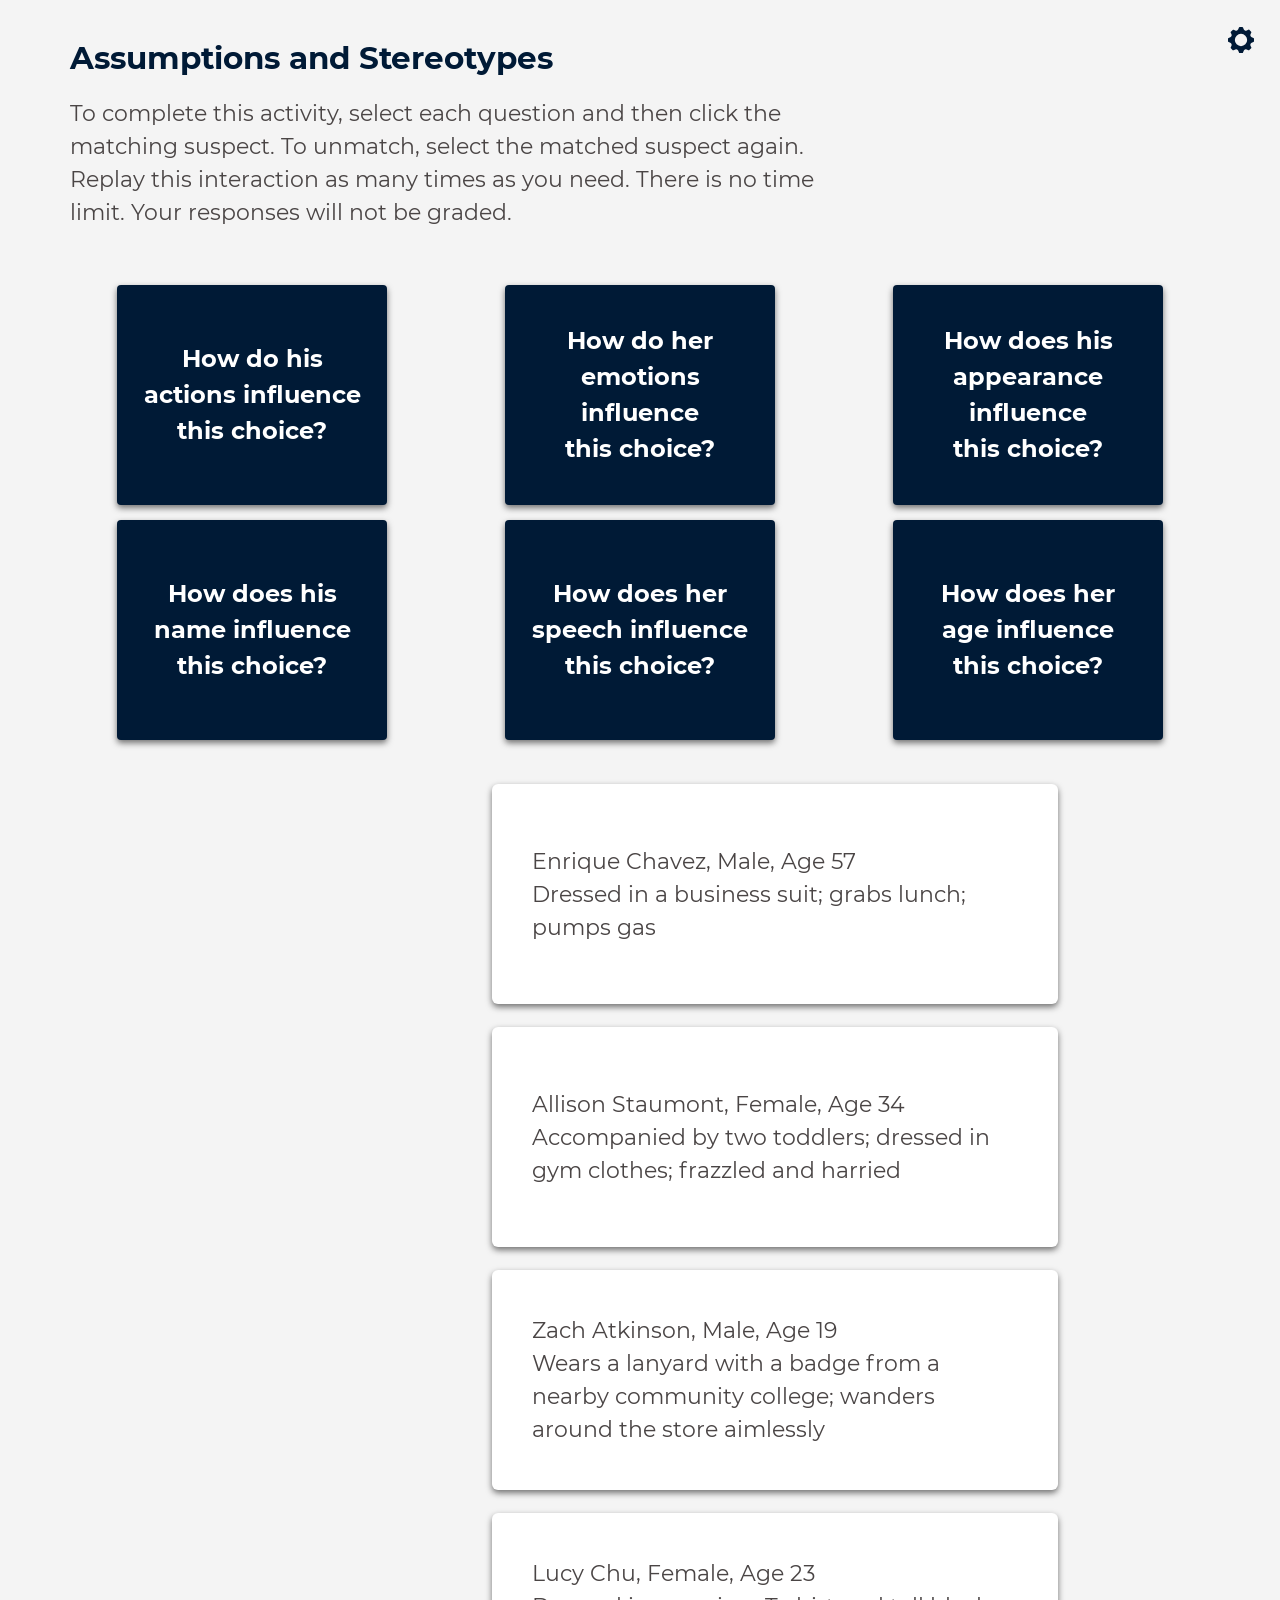
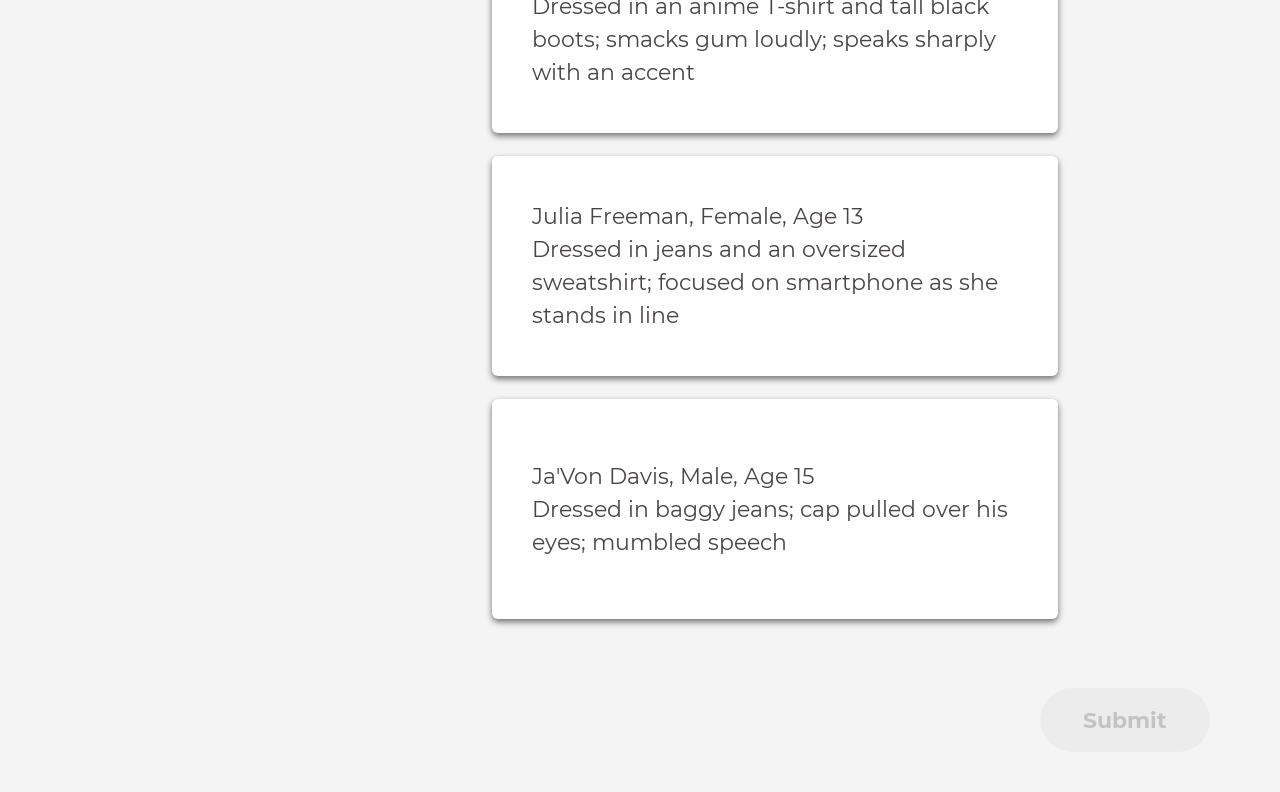
<file: media/Interactive/090221_opx_comp_ch02_drag_and_1c_drop_matching/index.html>
<!DOCTYPE html>
<html l lang='en'>

<head>
    <title>Composition Chapter 02</title>
    <meta charset="utf-8" />
    <meta name="viewport" content="width=device-width, initial-scale=1">
    <link rel="stylesheet" href="lib/bootstrap/css/bootstrap.min.css">
    <link rel="stylesheet" href="css/settings.css">
    <link rel="stylesheet" href="css/style.css">

    
    <script src="lib/jquery/jquery-3.1.1.min.js"></script>
    <script src="lib/bootstrap/js/bootstrap.min.js"></script>
    <script src="lib/bootstrap/js/popper.min.js"></script>
    <script src="lib/knockout/knockout-3.5.1.js"></script>

    <script src="js/util.js"></script>
    <script src="js/main.js"></script>
</head>

<body>
    <div id="matching_template" class="matching_template container-fluid activity-container">

        <header class="activity-header clearfix">
            <button type="button" class="setting-button"
                data-bind="click:showSettingsPanelHandler,visible:!showSettingsPanel()" id="settingsBtn"
                aria-label="Color Scheme">
                <svg xmlns="http://www.w3.org/2000/svg" width="38" height="38" viewBox="0 0 38 38"
                    data-bind="if:curTheme" aria-hidden="true" alt="color scheme">
                    <g id="noun_Settings_735233" transform="translate(-14.5 -15.5)">
                        <path id="Path_4" data-name="Path 4"
                            d="M51.644,31.572,49.2,30.5a3.345,3.345,0,0,1-1.755-1.788h0a3.345,3.345,0,0,1,0-2.5l.974-2.473a1.07,1.07,0,0,0-.118-1.375l-2.676-2.676a1.07,1.07,0,0,0-1.375-.118l-2.467,1.017a3.345,3.345,0,0,1-2.5,0h0a3.345,3.345,0,0,1-1.788-1.755l-1.07-2.441a1.07,1.07,0,0,0-1.07-.888H31.605a1.07,1.07,0,0,0-1.07.888l-1.07,2.441a3.345,3.345,0,0,1-4.282,1.777L22.742,19.6a1.07,1.07,0,0,0-1.375.118l-2.676,2.676a1.07,1.07,0,0,0-.118,1.375l1.012,2.446a3.345,3.345,0,0,1,0,2.515h0a3.345,3.345,0,0,1-1.755,1.777l-2.441,1.07a1.07,1.07,0,0,0-.888,1.07v3.746a1.07,1.07,0,0,0,.888,1.07l2.441,1.07a3.345,3.345,0,0,1,1.755,1.788h0a3.345,3.345,0,0,1,0,2.5l-.985,2.43a1.07,1.07,0,0,0,.118,1.375l2.676,2.676a1.07,1.07,0,0,0,1.375.118l2.446-1.012a3.345,3.345,0,0,1,2.5,0h0a3.345,3.345,0,0,1,1.788,1.755l1.07,2.441a1.07,1.07,0,0,0,1.07.888h3.746a1.07,1.07,0,0,0,1.07-.888l1.07-2.441a3.345,3.345,0,0,1,1.793-1.761h0a3.345,3.345,0,0,1,2.5,0l2.473.974a1.07,1.07,0,0,0,1.375-.118l2.676-2.676a1.07,1.07,0,0,0,.118-1.375l-1.054-2.43a3.345,3.345,0,0,1,0-2.515h0a3.345,3.345,0,0,1,1.755-1.777l2.441-1.07a1.07,1.07,0,0,0,.888-1.07V32.605A1.07,1.07,0,0,0,51.644,31.572ZM33.5,43.5a9,9,0,1,1,9-9,9,9,0,0,1-9,9Z"
                            transform="translate(0 0)" />
                    </g>
                </svg>
                <span class="sr-only">Close</span>
            </button>
            <div class="settings-container" data-bind="visible:showSettingsPanel" role="dialog"
                aria-labelledby="settingsBtn" aria-describedby="Color Scheme Dialog">
                <div class="settings-container-themes">
                    <div class="settings-container-themes-title">
                        <strong>Color Scheme</strong>
                    </div>
                    <!-- ko foreach: themes-->
                    <button class="theme-btn"
                        data-bind="click:$parent.selectThemeHandler,attr:{'aria-pressed':$parent.curTheme() == $data}">
                        <svg xmlns="http://www.w3.org/2000/svg" width="35" height="35" viewBox="0 0 35 35"
                            aria-hidden="true">
                            <ellipse id="Ellipse_203" data-name="Ellipse 203" cx="17.5" cy="17.5" rx="17.5" ry="17.5"
                                data-bind="attr:{'fill': color1}" />
                            <rect id="Rectangle_769" data-name="Rectangle 769" width="35" height="5" rx="1"
                                transform="translate(0 15.5)" data-bind="attr:{'fill': color3,alt:title}" />
                        </svg>

                        <span data-bind="text:title"></span></button>
                    <!-- /ko -->
                </div>
                <button class="close-btn" data-bind="click:closeSettingsPanelHandler" aria-label="Close color scheme">
                    <img src="images/cross.svg" aria-hidden="true" alt="close" />
                    <span class="sr-only">Close color scheme</span>
                </button>
            </div>

            <h1 class="activity-title" data-bind="html:title">11Target Audiences and Messaging in Healthcare</h1>
            <div data-bind="with:instruction">
                <p class="activity-instruction" data-bind="html:desktop,visible:!$parent.isMobileDeviceResoultion()">To
                    complete the activity, select each definition and then click the term that it belongs to. Replay the
                    interactiion as many times you need. There is no time limit. Your responses will not be graded</p>

                <p class="activity-instruction" data-bind="html:mobile,visible:$parent.isMobileDeviceResoultion()">To
                    complete the activity, select each definition and then click the term that it belongs to. Replay the
                    interactiion as many times you need. There is no time limit. Your responses will not be graded</p>
            </div>
        </header>
        <section class="activity-content">
            <div class="clickable-items">
                <div class="row" data-bind="foreach:clickableItems">
                    <div class="col col-12 col-sm-6 col-md-6 col-lg-4 col-xxl-3">
                        <button type="button" class="clickable-item"
                            data-bind="click:$parent.selectClickableItemHandler,css:{selected:$parent.isClickableSelected($data)},hidden:isMoved">
                            <p data-bind="html:text"></p>
                        </button>
                    </div>
                </div>
            </div>

            <div class="matching-items matching-items-mobile" data-bind='css:{submitted:isSubmitted}'>
                <div class="row" data-bind="foreach: matchingItems">
                    <div class="col col-12  col-xxl-6 d-flex justify-content-center"
                        data-bind="css:{filled:isFilled()}">
                        <div class="matching-element"
                            data-bind="css:{'submitted':$parent.isSubmitted(),'correct-ans':isCorrect() && $parent.isSubmitted(),'wrong-ans':!isCorrect() && $parent.isSubmitted(),'filled':isFilled(),'unmatch-vis':isShowingUnmatch() && isFilled()}">
                            <!-- ko if:clickableItem-->
                            <button class="clickable-item" data-bind="with:clickableItem,visible:isFilled">
                                <p data-bind="html:text"></p>
                            </button>
                            <!-- /ko -->
                            <button class="matching-item" data-bind="click:$parent.selectMatchingItemHandler">
                                <p data-bind="html:text"></p>
                            </button>
                            <!-- ko if:clickableItem-->
                            <button type="button" class="unmatch-button"
                                data-bind="visible:isShowingUnmatch(),click:$parent.removeMatchingItemHandler">Unmatch</button>
                            <!-- /ko -->
                        </div>
                    </div>
                </div>
            </div>

            <div class="matching-items matching-items-all"
                data-bind='css:{submitted:isSubmitted,"filled-at-least-one":filledCount() > 0}'>
                <div class="row" data-bind="foreach: matchingItems">
                    <div class="col col-12  col-xxl-6 d-flex justify-content-center"
                        data-bind="css:{filled:isFilled()}">
                        <div class="matching-element"
                            data-bind="css:{'submitted':$parent.isSubmitted(),'correct-ans':isCorrect() && $parent.isSubmitted(),'wrong-ans':!isCorrect() && $parent.isSubmitted(),'filled':isFilled(),'unmatch-vis':isShowingUnmatch() && isFilled()}">
                            <!-- ko if:clickableItem-->
                            <button class="clickable-item" data-bind="with:clickableItem,visible:isFilled">
                                <p data-bind="html:text"></p>
                            </button>
                            <!-- /ko -->
                            <button class="matching-item" data-bind="click:$parent.selectMatchingItemHandler">
                                <p data-bind="html:text"></p>
                            </button>
                            <!-- ko if:clickableItem-->
                            <button type="button" class="unmatch-button"
                                data-bind="visible:isShowingUnmatch(),click:$parent.removeMatchingItemHandler">Unmatch</button>
                            <!-- /ko -->
                        </div>
                    </div>
                </div>
            </div>

            <div class="footer">
                <div class="row">
                    <div class="col-sm-12 col-lg-8">
                        <div data-bind="if:feedback() && isSubmitted()">
                            <p class="feedback" aria-live="assertive" aria-atomic="true"
                                data-bind="text:isAllCorrect()?feedback().correct:feedback().wrong,attr:{'aria-label':isAllCorrect()?feedback().correct:feedback().wrong}">
                            </p>
                        </div>
                    </div>
                    <div class="col-sm-12 col-lg-4 footer-btns">
                        <button type="button" class="btn btn-primary float-lg-end"
                            data-bind="click:submitHandler,disable:!isAllFilled(),visible: !isSubmitted()">Submit</button>
                        <button type="button" class="btn btn-primary float-lg-end"
                            data-bind="click:resetHandler,visible:isSubmitted() && isAllCorrect()">Reset</button>
                        <button type="button" class="btn btn-primary float-lg-end"
                            data-bind="click:tryagainHandler,visible:isSubmitted() && !isAllCorrect()">Try
                            Again</button>
                    </div>
                </div>
            </div>
        </section>
    </div>
</body>

</html>
</file>
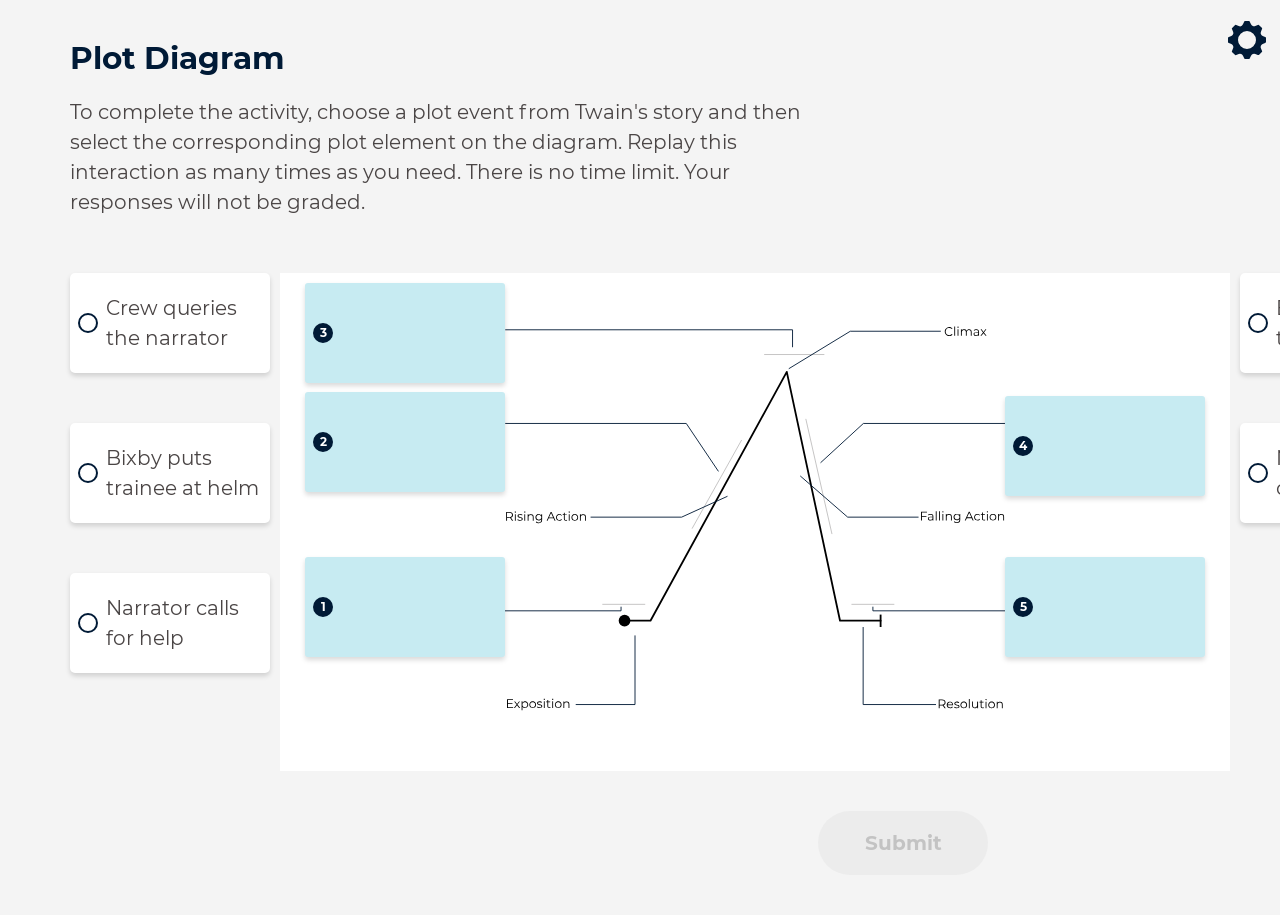
<file: media/Interactive/090221_opx_comp_ch04_1a_drag_and_drop_labeling/index.html>
﻿<!DOCTYPE html>
<html l lang="en">
  <head>
    <title>Composition Chapter 4</title>
    <meta charset="utf-8" />
    <meta name="viewport" content="width=device-width, initial-scale=1" />
    <link rel="stylesheet" href="lib/bootstrap/css/bootstrap.min.css" />
    <link rel="stylesheet" href="css/style.css" />
    <link rel="stylesheet" href="css/settings.css" />

    <script src="lib/jquery/jquery-3.1.1.min.js"></script>
    <script src="lib/bootstrap/js/bootstrap.min.js"></script>
    <script src="lib/bootstrap/js/popper.min.js"></script>
    <script src="lib/knockout/knockout-3.5.1.js"></script>

    <script src="js/util.js"></script>
    <script src="js/main.js"></script>
  </head>

  <body>
    <div
      id="labeling_template"
      class="labeling_template container-fluid activity-container" 
      data-bind="css:{submitted:isSubmitted,allcorrect:isAllCorrect(),allwrong:!isAllCorrect()}"
    >
      <header class="activity-header clearfix">
        <button
          type="button"
          class="setting-button"
          data-bind="click:showSettingsPanelHandler,visible:!showSettingsPanel()"
          id="settingsBtn"
          aria-label="Color Scheme"
        >
          <svg xmlns="http://www.w3.org/2000/svg" width="38" height="38" viewBox="0 0 38 38" data-bind="if:curTheme" aria-hidden="true" alt="color scheme">
            <g id="noun_Settings_735233" transform="translate(-14.5 -15.5)">
              <path id="Path_4" data-name="Path 4" d="M51.644,31.572,49.2,30.5a3.345,3.345,0,0,1-1.755-1.788h0a3.345,3.345,0,0,1,0-2.5l.974-2.473a1.07,1.07,0,0,0-.118-1.375l-2.676-2.676a1.07,1.07,0,0,0-1.375-.118l-2.467,1.017a3.345,3.345,0,0,1-2.5,0h0a3.345,3.345,0,0,1-1.788-1.755l-1.07-2.441a1.07,1.07,0,0,0-1.07-.888H31.605a1.07,1.07,0,0,0-1.07.888l-1.07,2.441a3.345,3.345,0,0,1-4.282,1.777L22.742,19.6a1.07,1.07,0,0,0-1.375.118l-2.676,2.676a1.07,1.07,0,0,0-.118,1.375l1.012,2.446a3.345,3.345,0,0,1,0,2.515h0a3.345,3.345,0,0,1-1.755,1.777l-2.441,1.07a1.07,1.07,0,0,0-.888,1.07v3.746a1.07,1.07,0,0,0,.888,1.07l2.441,1.07a3.345,3.345,0,0,1,1.755,1.788h0a3.345,3.345,0,0,1,0,2.5l-.985,2.43a1.07,1.07,0,0,0,.118,1.375l2.676,2.676a1.07,1.07,0,0,0,1.375.118l2.446-1.012a3.345,3.345,0,0,1,2.5,0h0a3.345,3.345,0,0,1,1.788,1.755l1.07,2.441a1.07,1.07,0,0,0,1.07.888h3.746a1.07,1.07,0,0,0,1.07-.888l1.07-2.441a3.345,3.345,0,0,1,1.793-1.761h0a3.345,3.345,0,0,1,2.5,0l2.473.974a1.07,1.07,0,0,0,1.375-.118l2.676-2.676a1.07,1.07,0,0,0,.118-1.375l-1.054-2.43a3.345,3.345,0,0,1,0-2.515h0a3.345,3.345,0,0,1,1.755-1.777l2.441-1.07a1.07,1.07,0,0,0,.888-1.07V32.605A1.07,1.07,0,0,0,51.644,31.572ZM33.5,43.5a9,9,0,1,1,9-9,9,9,0,0,1-9,9Z" transform="translate(0 0)"/>
            </g>
          </svg>
          <span class="sr-only">Close</span>
        </button>
        <div class="settings-container" data-bind="visible:showSettingsPanel" role="dialog" aria-labelledby="settingsBtn" aria-describedby="Color Scheme Dialog">
          <div class="settings-container-themes">
            <div class="settings-container-themes-title">
              <strong>Color Scheme</strong>
            </div>
            <!-- ko foreach: themes-->
            <button class="theme-btn" data-bind="click:$parent.selectThemeHandler,attr:{'aria-pressed':$parent.curTheme() == $data}">
              <svg xmlns="http://www.w3.org/2000/svg" width="35" height="35" viewBox="0 0 35 35" aria-hidden="true">
                <ellipse id="Ellipse_203" data-name="Ellipse 203" cx="17.5" cy="17.5" rx="17.5" ry="17.5" data-bind="attr:{'fill': color1}"/>
                <rect id="Rectangle_769" data-name="Rectangle 769" width="35" height="5" rx="1" transform="translate(0 15.5)" data-bind="attr:{'fill': color3,alt:title}"/>
              </svg>

             <span data-bind="text:title"></span></button>     
            <!-- /ko -->
          </div>
          <button
            class="close-btn"
            data-bind="click:closeSettingsPanelHandler"
            aria-label="Close color scheme"
          >
            <img src="images/cross.svg" aria-hidden="true" alt="close" />
            <span class="sr-only">Close color scheme</span>
          </button>
        </div>

        <h1 class="activity-title" data-bind="html:title">
          11Target Audiences and Messaging in Healthcare
        </h1>
        <div data-bind="with:instruction">
          <p
            class="activity-instruction"
            data-bind="html:desktop,visible:!$parent.isLargeDeviceDeviceResoultion()"
          >
            To complete the activity, select each definition and then click the
            term that it belongs to. Replay the interactiion as many times you
            need. There is no time limit. Your responses will not be graded
          </p>

          <p
            class="activity-instruction"
            data-bind="html:mobile,visible:$parent.isLargeDeviceDeviceResoultion()"
          >
            To complete the activity, select each definition and then click the
            term that it belongs to. Replay the interactiion as many times you
            need. There is no time limit. Your responses will not be graded
          </p>
        </div>
      </header>
      <section class="activity-content">
        <div class="human-heart-section">
          <div class="human-heart-left side-menu">
            <ul data-bind="foreach:clickableItems">
              <!-- ko if: $index() %2 == 0-->
              <li data-bind="css:{active: $parent.isClickableSelected($data)}">
                <a role="button" href="javascript:" data-bind="click:$parent.selectClickableItemHandler,hidden:isMoved"><span class="circle"></span> <span data-bind="text:text"></span></a>
              </li>
              <!-- /ko -->
            </ul>
          </div>
          <div class="human-heart-middle">
            <div class="pos-r" data-bind="if:image">
              <img class="heart-image" data-bind="attr:{src:'images/'+image().src,title:image().alt}"/>
              <!-- ko foreach:matchingItems -->
              <button class="heart-part" data-bind="css:{'submitted':$parent.isSubmitted(),'check':$parent.isSubmitted() && isCorrect(), 'cross':$parent.isSubmitted() && !isCorrect(),active:clickableItem() !== undefined,'left-side':position.side=='left','right-side':position.side=='right','unmatch-vis':isShowingUnmatch() && isFilled() && !$parent.isLargeDeviceDeviceResoultion()},style:{top:position.y,left:position.x},click:$parent.selectMatchingItemHandler">
                <span data-bind="text:text">1</span>
                <p data-bind="text:clickableItem()?clickableItem().text:''"></p>
                <a role="button" href="javascript:" class="unmatch" data-bind="visible:isShowingUnmatch() && isFilled() && !$parent.isLargeDeviceDeviceResoultion(),click:$parent.removeMatchingItemHandler">Unmatch</a>
              </button>
              <!-- /ko -->
            </div>
          </div>
          <div class="human-heart-right side-menu">
            <ul data-bind="foreach:clickableItems">
              <!-- ko if: $index() % 2 != 0-->
              <li data-bind="css:{active: $parent.isClickableSelected($data)}">
                <a role="button" href="javascript:" data-bind="click:$parent.selectClickableItemHandler,hidden:isMoved"><span class="circle"></span> <span data-bind="text:text"></span></a>
              </li>
              <!-- /ko -->
            </ul>
          </div>
        </div>

        <div class="side-menu mobile">
          <ul data-bind="foreach:clickableItems">
            <li data-bind="style:{marginLeft:($index() * 2)+'px'},hidden:isMoved,css:{active: $parent.isClickableSelected($data)}">
              <a href="javascript:" data-bind="click:$parent.selectClickableItemHandler"><span class="circle"></span> <span data-bind="text:text"></span></a>
            </li>
          </ul>
        </div>

        <div class="inner-section" data-bind="foreach:matchingItems">
          <div class="heart-part" data-bind="click:$parent.toggleMatchingItemHandler,visible:isFilled,css:{'submitted':$parent.isSubmitted(),'check':$parent.isSubmitted() && isCorrect(), 'cross':$parent.isSubmitted() && !isCorrect(),'unmatch-vis':isShowingUnmatch()}">
            <span data-bind="text:text"></span>
            <p data-bind="text:clickableItem()?clickableItem().text:''"></p>
            <button type="button" class="unmatch" data-bind="visible:isShowingUnmatch,click:$parent.removeMatchingItemHandler">Unmatch</button>
          </div>
        </div>       
      </section>
      <!--<div class="footer">
        <div data-bind="visible:isSubmitted(),with:feedback"><p class="feedback" data-bind="html:$parent.isAllCorrect()?correct:wrong"></p></div>
        <button type="button" class="btn btn-primary" data-bind="click:submitHandler,disable:!isAllFilled(),visible: !isSubmitted()">Submit</button>
        <button type="button" class="btn btn-primary" data-bind="click:resetHandler,visible:isSubmitted() && isAllCorrect()">Reset</button>
        <button type="button" class="btn btn-primary" data-bind="click:tryagainHandler,visible:isSubmitted() && !isAllCorrect()">Try Again</button>
      </div>-->
      <div class="footer">
          <div class="row">
              <div class="col-sm-12 col-xxl-8">
                  <div data-bind="if:feedback() && isSubmitted()"><p class="feedback" data-bind="text:isAllCorrect()?feedback().correct:feedback().wrong"></p></div>
              </div>
              <div class="col-sm-12 col-xxl-4 footer-btns">
                  <button type="button" class="btn btn-primary float-xxl-end" data-bind="click:submitHandler,disable:!isAllFilled(),visible: !isSubmitted()">Submit</button>
                  <button type="button" class="btn btn-primary float-xxl-end" data-bind="click:resetHandler,visible:isSubmitted() && isAllCorrect()">Reset</button>
                  <button type="button" class="btn btn-primary float-xxl-end" data-bind="click:tryagainHandler,visible:isSubmitted() && !isAllCorrect()">Try Again</button>
              </div>
          </div>
      </div>
    </div>
  </body>
</html>
</file>
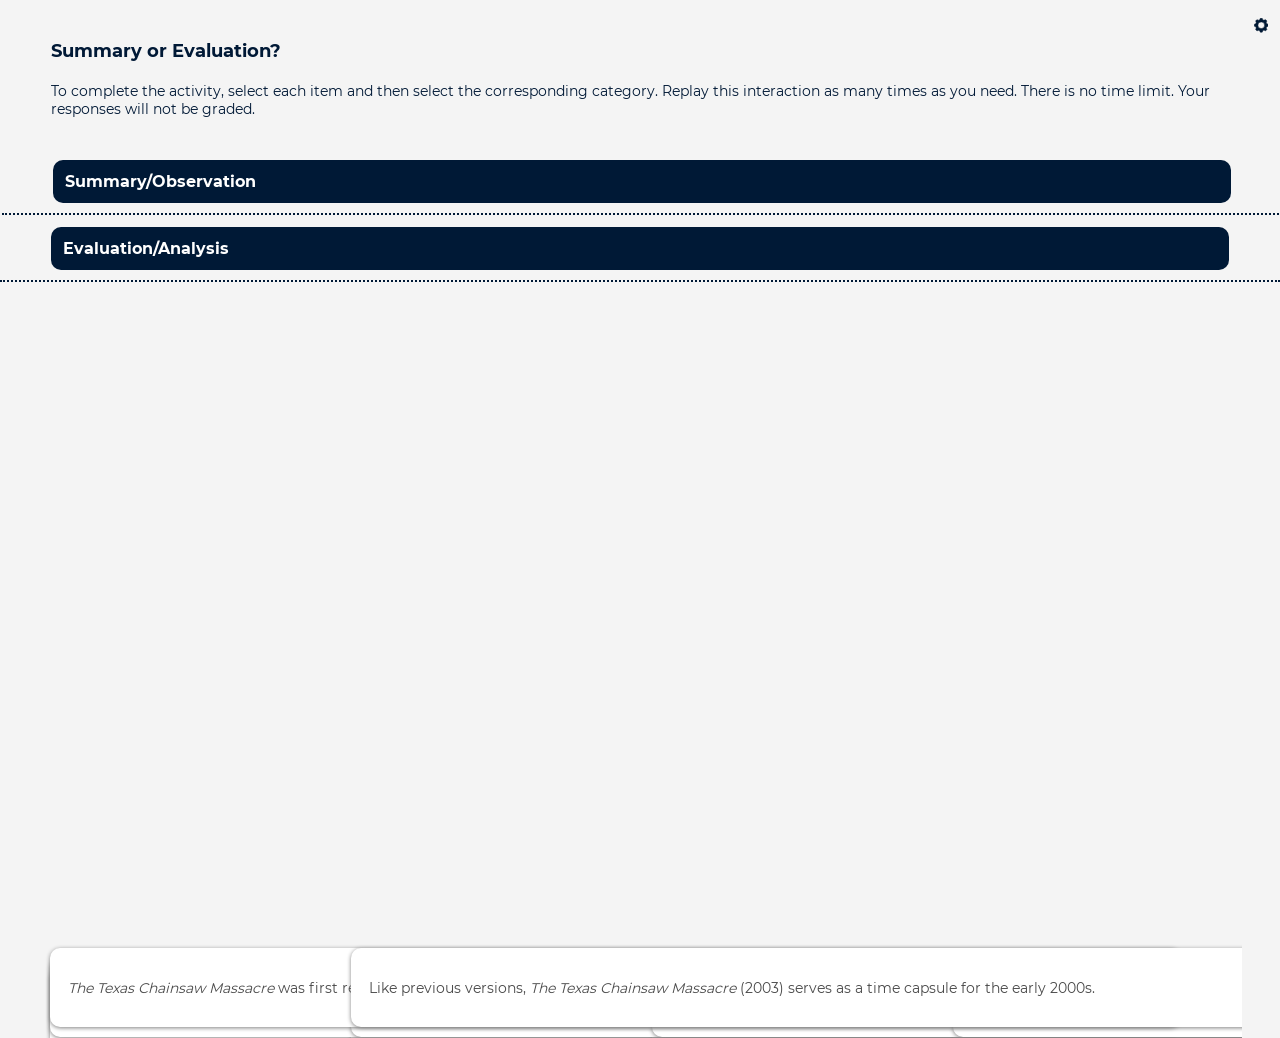
<file: media/Interactive/090721_opx_comp_ch07_drag_and_drop_media_categories/index.html>
<!DOCTYPE html>
<html lang="en">

<head>
    <title>Composition Chapter 7</title>
    <meta charset="utf-8" />
    <meta name="viewport" content="width=device-width, initial-scale=1" />
    <link rel="stylesheet" href="css/style.css" />
    <script src="js/jquery-3.1.1.min.js"></script>

    <script src="js/main.js"></script>
    <!-- <script src="js/accessibilityJs.js"></script> -->
</head>

<body>
    <main>
        <div class="settingContainer">
            <button class="setting" title='setting'>
                <svg xmlns="http://www.w3.org/2000/svg" width="58.102" height="58.102" viewBox="0 0 58.102 58.102">
                    <g>
                        <path fill="#e6faff" stroke="#051a34" stroke-width="2px"
                            d="M69.337 39.228l-3.6-1.58a4.939 4.939 0 0 1-2.592-2.639 4.938 4.938 0 0 1 0-3.7l1.438-3.651a1.58 1.58 0 0 0-.174-2.031l-3.951-3.951a1.58 1.58 0 0 0-2.031-.174l-3.643 1.5a4.939 4.939 0 0 1-3.7 0 4.939 4.939 0 0 1-2.639-2.592l-1.58-3.6a1.58 1.58 0 0 0-1.58-1.312h-5.532a1.58 1.58 0 0 0-1.58 1.312l-1.58 3.6a4.939 4.939 0 0 1-6.321 2.623l-3.6-1.486a1.58 1.58 0 0 0-2.031.174l-3.951 3.951a1.58 1.58 0 0 0-.174 2.031l1.493 3.611a4.938 4.938 0 0 1 0 3.714 4.938 4.938 0 0 1-2.592 2.623l-3.6 1.58a1.58 1.58 0 0 0-1.312 1.58v5.531a1.58 1.58 0 0 0 1.312 1.58l3.6 1.58a4.939 4.939 0 0 1 2.592 2.639 4.938 4.938 0 0 1 0 3.7l-1.454 3.587a1.58 1.58 0 0 0 .174 2.031l3.951 3.951a1.58 1.58 0 0 0 2.031.174l3.611-1.493a4.939 4.939 0 0 1 3.7 0 4.938 4.938 0 0 1 2.639 2.592l1.58 3.6a1.58 1.58 0 0 0 1.58 1.312h5.531a1.58 1.58 0 0 0 1.58-1.312l1.58-3.6a4.939 4.939 0 0 1 2.647-2.6 4.938 4.938 0 0 1 3.69 0l3.651 1.442a1.58 1.58 0 0 0 2.031-.174l3.947-3.951a1.58 1.58 0 0 0 .174-2.031l-1.557-3.587a4.939 4.939 0 0 1 0-3.714 4.939 4.939 0 0 1 2.592-2.623l3.6-1.58a1.58 1.58 0 0 0 1.312-1.58v-5.532a1.58 1.58 0 0 0-1.262-1.525zm-26.786 17.6a13.283 13.283 0 1 1 13.282-13.277 13.283 13.283 0 0 1-13.282 13.282z"
                            transform="translate(1 1) translate(-14.5 -15.5)" />
                    </g>
                </svg>
            </button>
        </div>
        <div class="settinToolsContainer"></div>
        <input type="button" value="template background" class="template" />
        <div class="container">

            <h1 id="title"></h1>
            <!-- <p id="instructionbold"></p> -->
            <p id="instructionnorm"></p>
            <div class="content">
                <div id="tempDiv" style="display:none"></div>
                <div id="tempSetting" style="display:none"></div>

                <div class="row categoryContainer">

                </div>
            </div>
            <hr class="first">
            <div class="row dragableItemContainer">
            </div>
            <img id="loadingImg" alt="loading" src="images/loading.gif" />
        </div>

        <div class="nav-container">

            <button class="submit_btn" title="submit">Submit</button>

            <button class="tryagain_btn" title="try again">Try Again</button>

            <button class="reset_btn" title="reset">Reset</button>

            <div class="feedback">lorem ipsum dollor lorem ipsum dollor lorem ipsum dollor lorem ipsum dollor lorem
                ipsum
                dollor lorem ipsum dollor lorem ipsum dollor lorem ipsum dollor lorem ipsum dollor lorem ipsum dollor
                lorem
                ipsum dollor lorem ipsum dollor lorem ipsum dollor lorem ipsum dollor</div>

        </div>


    </main>

</body>

</html>
</file>
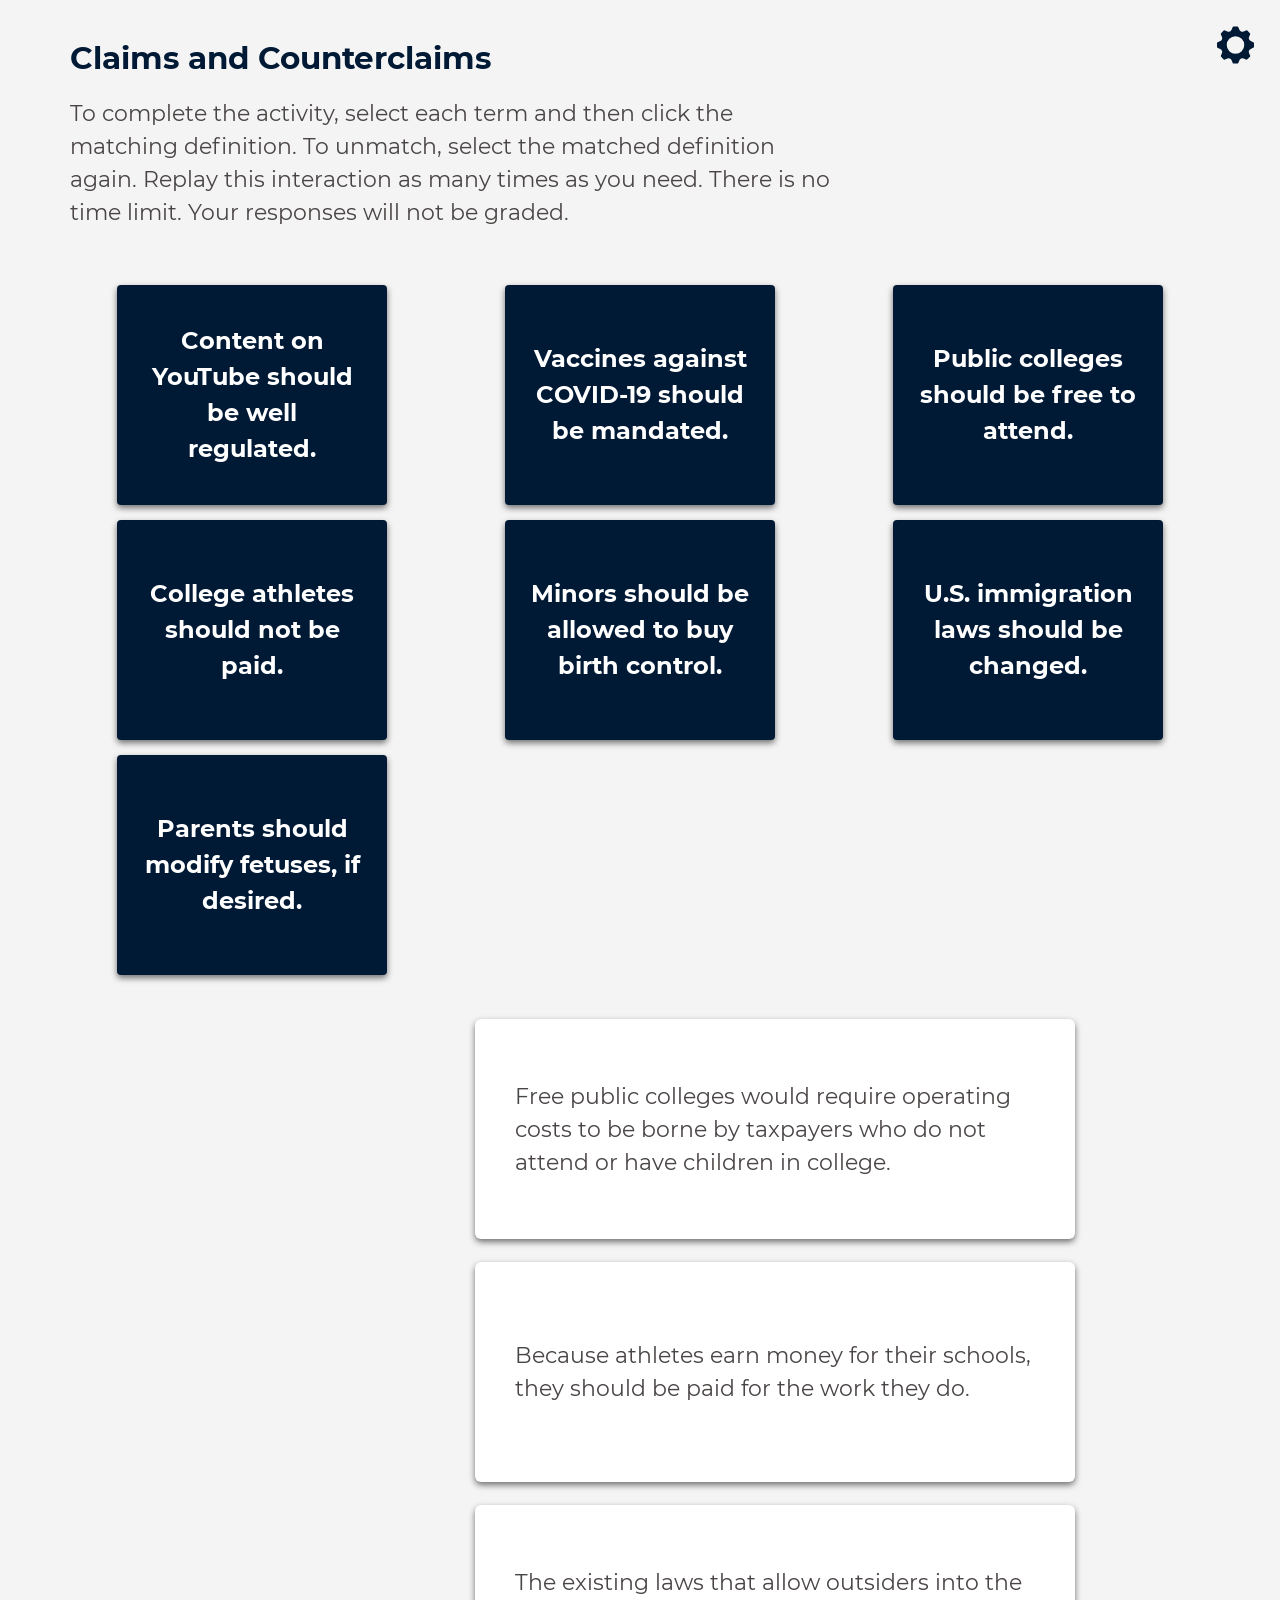
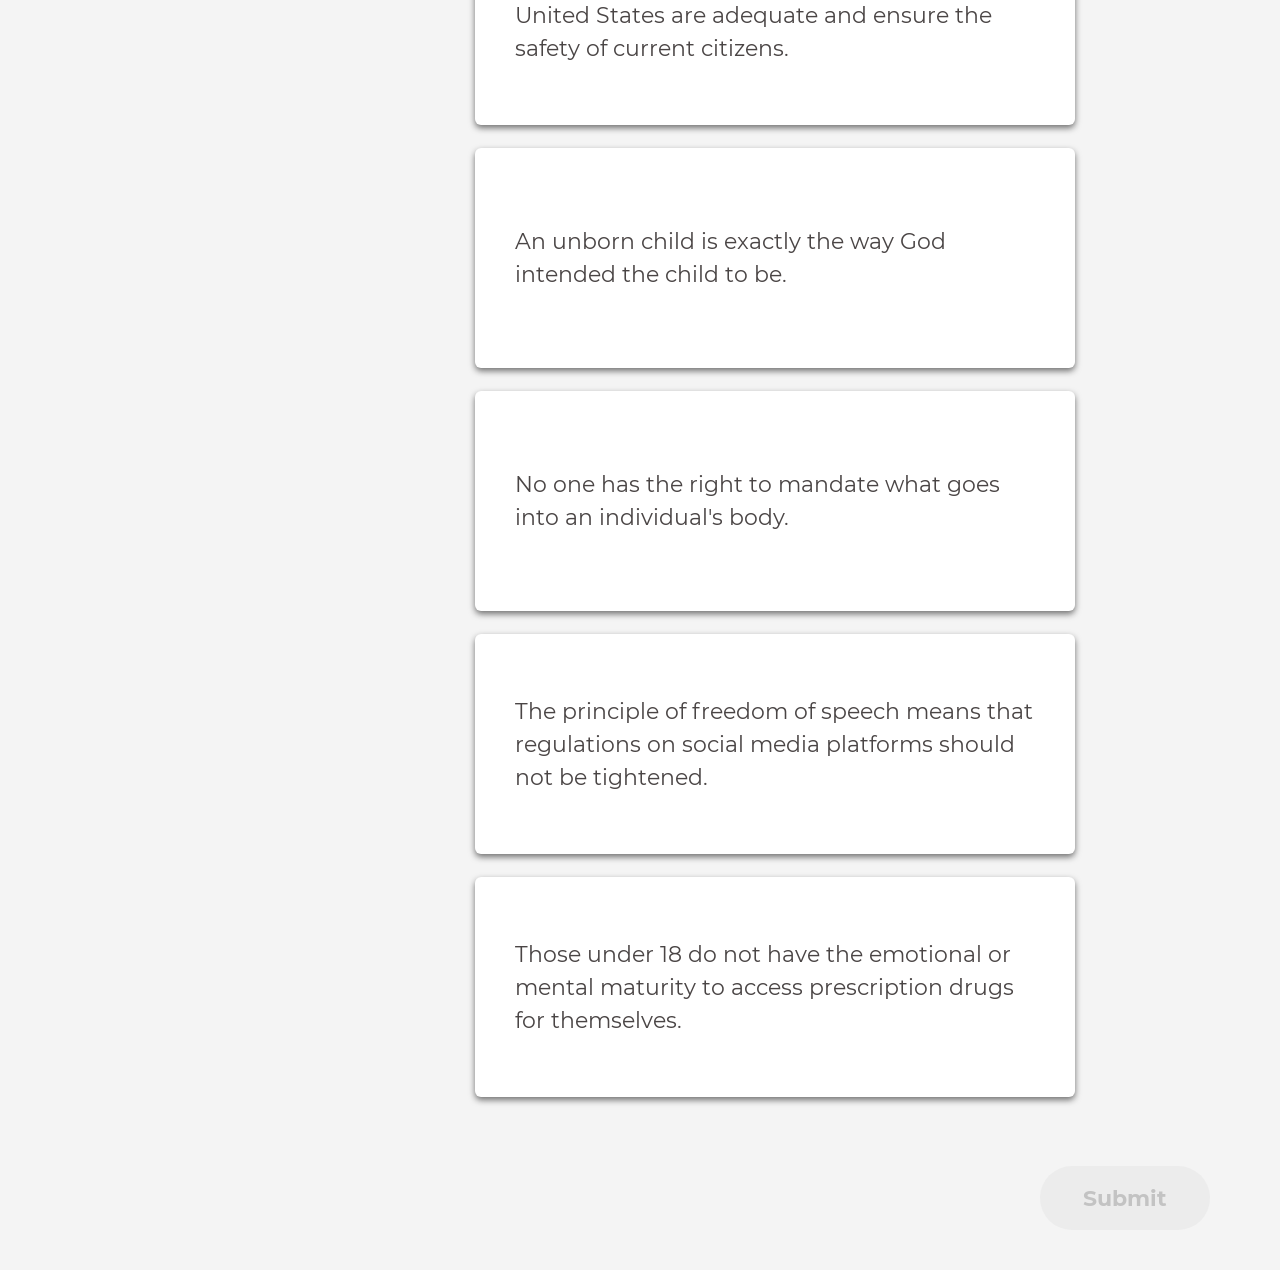
<file: media/Interactive/090721_opx_comp_ch10_drag_and_drop_matching/index.html>
<!DOCTYPE html>
<html l lang='en'>

<head>
    <title>Composition Chapter 10</title>
    <meta charset="utf-8" />
    <meta name="viewport" content="width=device-width, initial-scale=1">
    <link rel="stylesheet" href="lib/bootstrap/css/bootstrap.min.css">
    <link rel="stylesheet" href="css/settings.css">
    <link rel="stylesheet" href="css/style.css">
    
    <!-- <script src="lib/SCORM_API_wrapper.js"></script> -->
    <script src="lib/jquery/jquery-3.1.1.min.js"></script>
    <script src="lib/bootstrap/js/bootstrap.min.js"></script>
    <script src="lib/bootstrap/js/popper.min.js"></script>
    <script src="lib/knockout/knockout-3.5.1.js"></script>
   
    <script src="js/util.js"></script>
    <script src="js/main.js"></script>    
</head>

<body>
    <div id="matching_template" class="matching_template container-fluid activity-container">

        <header class="activity-header clearfix">
            <button
          type="button"
          class="setting-button"
          data-bind="click:showSettingsPanelHandler,visible:!showSettingsPanel()"
          id="settingsBtn"
          aria-label="Color Scheme"
        >
          <svg xmlns="http://www.w3.org/2000/svg" width="38" height="38" viewBox="0 0 38 38" data-bind="if:curTheme" aria-hidden="true" alt="color scheme">
            <g id="noun_Settings_735233" transform="translate(-14.5 -15.5)">
              <path id="Path_4" data-name="Path 4" d="M51.644,31.572,49.2,30.5a3.345,3.345,0,0,1-1.755-1.788h0a3.345,3.345,0,0,1,0-2.5l.974-2.473a1.07,1.07,0,0,0-.118-1.375l-2.676-2.676a1.07,1.07,0,0,0-1.375-.118l-2.467,1.017a3.345,3.345,0,0,1-2.5,0h0a3.345,3.345,0,0,1-1.788-1.755l-1.07-2.441a1.07,1.07,0,0,0-1.07-.888H31.605a1.07,1.07,0,0,0-1.07.888l-1.07,2.441a3.345,3.345,0,0,1-4.282,1.777L22.742,19.6a1.07,1.07,0,0,0-1.375.118l-2.676,2.676a1.07,1.07,0,0,0-.118,1.375l1.012,2.446a3.345,3.345,0,0,1,0,2.515h0a3.345,3.345,0,0,1-1.755,1.777l-2.441,1.07a1.07,1.07,0,0,0-.888,1.07v3.746a1.07,1.07,0,0,0,.888,1.07l2.441,1.07a3.345,3.345,0,0,1,1.755,1.788h0a3.345,3.345,0,0,1,0,2.5l-.985,2.43a1.07,1.07,0,0,0,.118,1.375l2.676,2.676a1.07,1.07,0,0,0,1.375.118l2.446-1.012a3.345,3.345,0,0,1,2.5,0h0a3.345,3.345,0,0,1,1.788,1.755l1.07,2.441a1.07,1.07,0,0,0,1.07.888h3.746a1.07,1.07,0,0,0,1.07-.888l1.07-2.441a3.345,3.345,0,0,1,1.793-1.761h0a3.345,3.345,0,0,1,2.5,0l2.473.974a1.07,1.07,0,0,0,1.375-.118l2.676-2.676a1.07,1.07,0,0,0,.118-1.375l-1.054-2.43a3.345,3.345,0,0,1,0-2.515h0a3.345,3.345,0,0,1,1.755-1.777l2.441-1.07a1.07,1.07,0,0,0,.888-1.07V32.605A1.07,1.07,0,0,0,51.644,31.572ZM33.5,43.5a9,9,0,1,1,9-9,9,9,0,0,1-9,9Z" transform="translate(0 0)"/>
            </g>
          </svg>
          <span class="sr-only">Close</span>
        </button>
        <div class="settings-container" data-bind="visible:showSettingsPanel" role="dialog" aria-labelledby="settingsBtn" aria-describedby="Color Scheme Dialog">
          <div class="settings-container-themes">
            <div class="settings-container-themes-title">
              <strong>Color Scheme</strong>
            </div>
            <!-- ko foreach: themes-->
            <button class="theme-btn" data-bind="click:$parent.selectThemeHandler,attr:{'aria-pressed':$parent.curTheme() == $data}">
              <svg xmlns="http://www.w3.org/2000/svg" width="35" height="35" viewBox="0 0 35 35" aria-hidden="true">
                <ellipse id="Ellipse_203" data-name="Ellipse 203" cx="17.5" cy="17.5" rx="17.5" ry="17.5" data-bind="attr:{'fill': color1}"/>
                <rect id="Rectangle_769" data-name="Rectangle 769" width="35" height="5" rx="1" transform="translate(0 15.5)" data-bind="attr:{'fill': color3,alt:title}"/>
              </svg>

             <span data-bind="text:title"></span></button>     
            <!-- /ko -->
          </div>
          <button
            class="close-btn"
            data-bind="click:closeSettingsPanelHandler"
            aria-label="Close color scheme"
          >
            <img src="images/cross.svg" aria-hidden="true" alt="close" />
            <span class="sr-only">Close color scheme</span>
          </button>
        </div>

            <h1 class="activity-title" data-bind="html:title">11Target Audiences and Messaging in Healthcare</h1>
            <div data-bind="with:instruction">
                <p class="activity-instruction" data-bind="html:desktop,visible:!$parent.isMobileDeviceResoultion()">To complete the activity, select each definition and then click the term that it belongs to. Replay the interactiion as many times you need. There is no time limit. Your responses will not be graded</p>

                <p class="activity-instruction" data-bind="html:mobile,visible:$parent.isMobileDeviceResoultion()">To complete the activity, select each definition and then click the term that it belongs to. Replay the interactiion as many times you need. There is no time limit. Your responses will not be graded</p>
            </div>
        </header>
        <section class="activity-content">
            <div class="clickable-items">
                <div class="row"  data-bind="foreach:clickableItems">
                    <div class="col col-12 col-sm-6 col-md-6 col-lg-4 col-xxl-3">
                        <button type="button" class="clickable-item" data-bind="click:$parent.selectClickableItemHandler,css:{selected:$parent.isClickableSelected($data)},hidden:isMoved">
                            <p data-bind="html:text"></p>
                        </button>
                    </div>                    
                </div>
            </div>

            <div class="matching-items matching-items-mobile" data-bind='css:{submitted:isSubmitted}'>
                <div class="row"  data-bind="foreach: matchingItems">
                    <div class="col col-12  col-xxl-6 d-flex justify-content-center" data-bind="css:{filled:isFilled()}">
                        <div class="matching-element" data-bind="css:{'submitted':$parent.isSubmitted(),'correct-ans':isCorrect() && $parent.isSubmitted(),'wrong-ans':!isCorrect() && $parent.isSubmitted(),'filled':isFilled(),'unmatch-vis':isShowingUnmatch() && isFilled()}">   
                            <!-- ko if:clickableItem--> 
                            <button class="clickable-item" data-bind="with:clickableItem,visible:isFilled">
                                <p data-bind="html:text"></p>
                            </button>                    
                            <!-- /ko -->                                               
                            <button class="matching-item" data-bind="click:$parent.selectMatchingItemHandler">
                                <p data-bind="html:text"></p>
                            </button>
                             <!-- ko if:clickableItem--> 
                            <button type="button" class="unmatch-button" data-bind="visible:isShowingUnmatch(),click:$parent.removeMatchingItemHandler">Unmatch</button>
                            <!-- /ko -->                
                        </div>
                    </div>                                       
                </div>
            </div>

            <div class="matching-items matching-items-all" data-bind='css:{submitted:isSubmitted,"filled-at-least-one":filledCount() > 0}'>
                <div class="row"  data-bind="foreach: matchingItems">
                    <div class="col col-12  col-xxl-6 d-flex justify-content-center" data-bind="css:{filled:isFilled()}">
                        <div class="matching-element" data-bind="css:{'submitted':$parent.isSubmitted(),'correct-ans':isCorrect() && $parent.isSubmitted(),'wrong-ans':!isCorrect() && $parent.isSubmitted(),'filled':isFilled(),'unmatch-vis':isShowingUnmatch() && isFilled()}">   
                            <!-- ko if:clickableItem--> 
                            <button class="clickable-item" data-bind="with:clickableItem,visible:isFilled">
                                <p data-bind="html:text"></p>
                            </button>                    
                            <!-- /ko -->                                               
                            <button class="matching-item" data-bind="click:$parent.selectMatchingItemHandler">
                                <p data-bind="html:text"></p>
                            </button>
                             <!-- ko if:clickableItem--> 
                            <button type="button" class="unmatch-button" data-bind="visible:isShowingUnmatch(),click:$parent.removeMatchingItemHandler">Unmatch</button>
                            <!-- /ko -->                
                        </div>
                    </div>                                       
                </div>
            </div>

            <div class="footer">
                <div class="row">
                    <div class="col-sm-12 col-lg-8">
                        <div data-bind="if:feedback() && isSubmitted()"><p class="feedback" aria-live="assertive" aria-atomic="true" data-bind="text:isAllCorrect()?feedback().correct:feedback().wrong,attr:{'aria-label':isAllCorrect()?feedback().correct:feedback().wrong}"></p></div>
                    </div>
                    <div class="col-sm-12 col-lg-4 footer-btns">
                        <button type="button" class="btn btn-primary float-lg-end" data-bind="click:submitHandler,disable:!isAllFilled(),visible: !isSubmitted()">Submit</button>
                        <button type="button" class="btn btn-primary float-lg-end" data-bind="click:resetHandler,visible:isSubmitted() && isAllCorrect()">Reset</button>
                        <button type="button" class="btn btn-primary float-lg-end" data-bind="click:tryagainHandler,visible:isSubmitted() && !isAllCorrect()">Try Again</button>
                    </div>
                </div>
            </div>
        </section>
    </div>
</body>
</html>
</file>
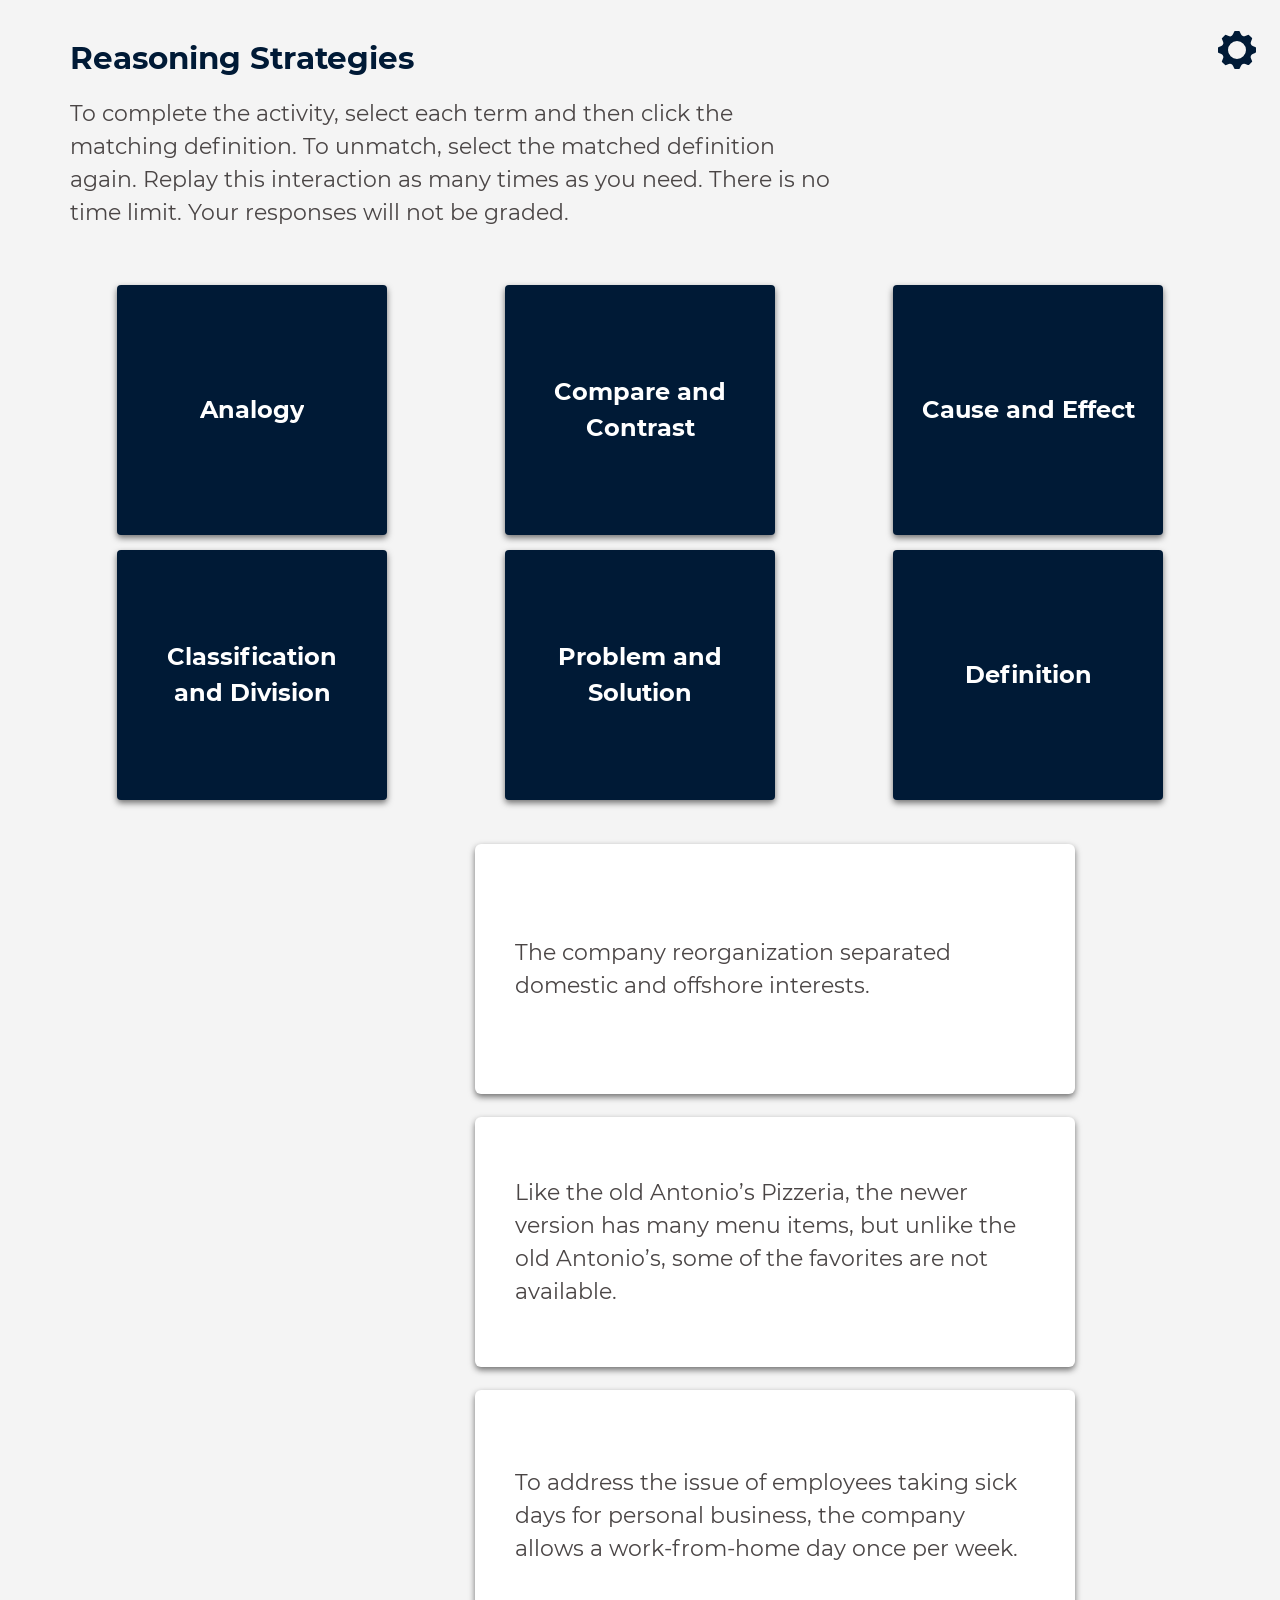
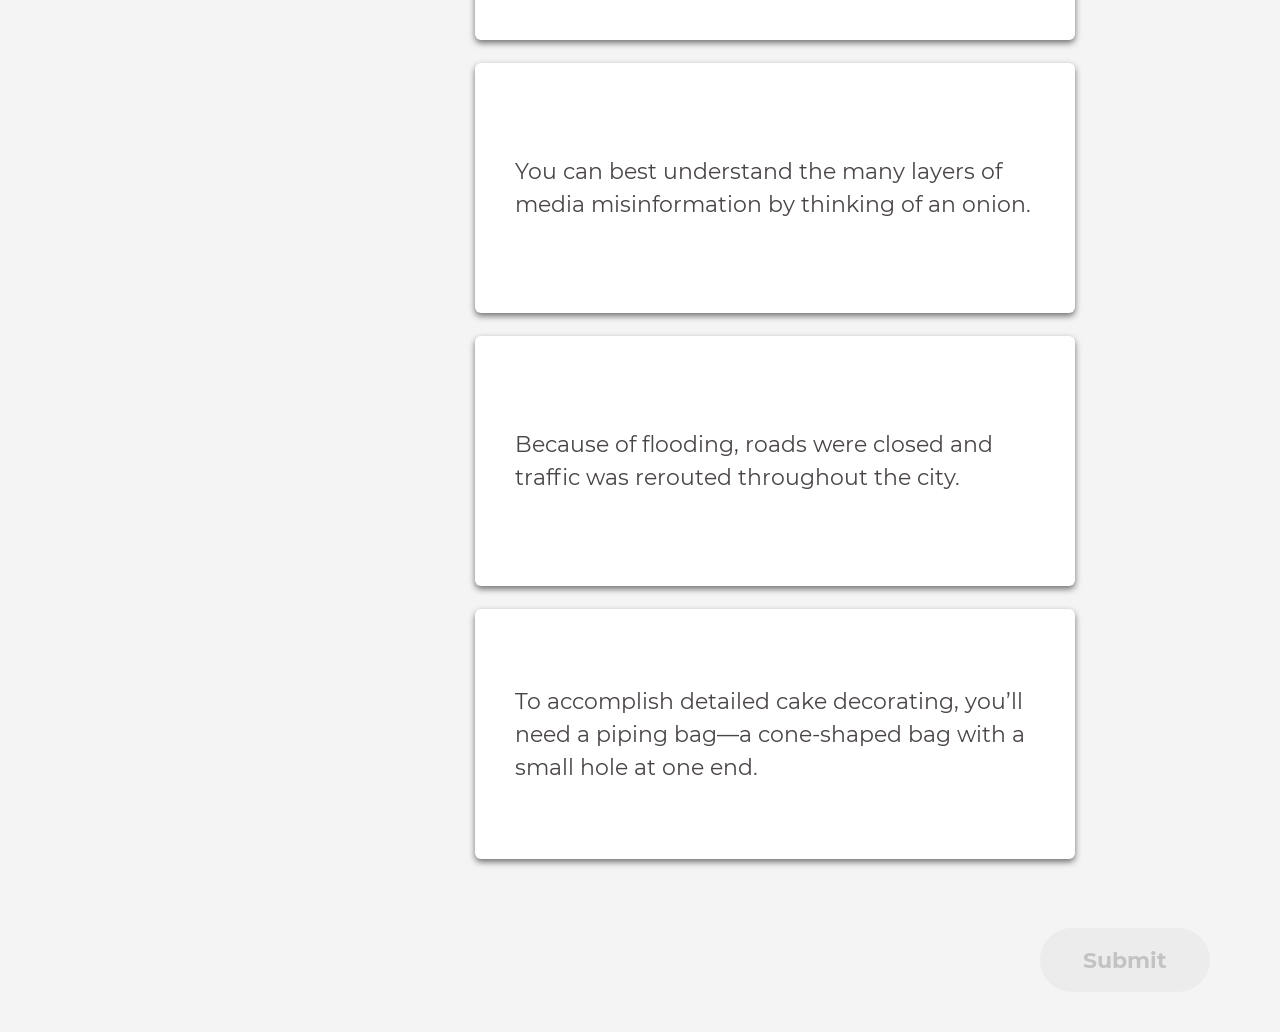
<file: media/Interactive/090721_opx_comp_ch11_drag_and_drop_matching/index.html>
﻿<!DOCTYPE html>
<html l lang='en'>

<head>
    <title>Composition Chapter 11</title>
    <meta charset="utf-8" />
    <meta name="viewport" content="width=device-width, initial-scale=1">
    <link rel="stylesheet" href="lib/bootstrap/css/bootstrap.min.css">
    <link rel="stylesheet" href="css/settings.css">
    <link rel="stylesheet" href="css/style.css">
    
    <script src="lib/SCORM_API_wrapper.js"></script>
    <script src="lib/jquery/jquery-3.1.1.min.js"></script>
    <script src="lib/bootstrap/js/bootstrap.min.js"></script>
    <script src="lib/bootstrap/js/popper.min.js"></script>
    <script src="lib/knockout/knockout-3.5.1.js"></script>
   
    <script src="js/util.js"></script>
    <script src="js/main.js"></script>    
</head>

<body>
    <div id="matching_template" class="matching_template container-fluid activity-container">

        <header class="activity-header clearfix">
            <button
          type="button"
          class="setting-button"
          data-bind="click:showSettingsPanelHandler,visible:!showSettingsPanel()"
          id="settingsBtn"
          aria-label="Color Scheme"
        >
          <svg xmlns="http://www.w3.org/2000/svg" width="38" height="38" viewBox="0 0 38 38" data-bind="if:curTheme" aria-hidden="true" alt="color scheme">
            <g id="noun_Settings_735233" transform="translate(-14.5 -15.5)">
              <path id="Path_4" data-name="Path 4" d="M51.644,31.572,49.2,30.5a3.345,3.345,0,0,1-1.755-1.788h0a3.345,3.345,0,0,1,0-2.5l.974-2.473a1.07,1.07,0,0,0-.118-1.375l-2.676-2.676a1.07,1.07,0,0,0-1.375-.118l-2.467,1.017a3.345,3.345,0,0,1-2.5,0h0a3.345,3.345,0,0,1-1.788-1.755l-1.07-2.441a1.07,1.07,0,0,0-1.07-.888H31.605a1.07,1.07,0,0,0-1.07.888l-1.07,2.441a3.345,3.345,0,0,1-4.282,1.777L22.742,19.6a1.07,1.07,0,0,0-1.375.118l-2.676,2.676a1.07,1.07,0,0,0-.118,1.375l1.012,2.446a3.345,3.345,0,0,1,0,2.515h0a3.345,3.345,0,0,1-1.755,1.777l-2.441,1.07a1.07,1.07,0,0,0-.888,1.07v3.746a1.07,1.07,0,0,0,.888,1.07l2.441,1.07a3.345,3.345,0,0,1,1.755,1.788h0a3.345,3.345,0,0,1,0,2.5l-.985,2.43a1.07,1.07,0,0,0,.118,1.375l2.676,2.676a1.07,1.07,0,0,0,1.375.118l2.446-1.012a3.345,3.345,0,0,1,2.5,0h0a3.345,3.345,0,0,1,1.788,1.755l1.07,2.441a1.07,1.07,0,0,0,1.07.888h3.746a1.07,1.07,0,0,0,1.07-.888l1.07-2.441a3.345,3.345,0,0,1,1.793-1.761h0a3.345,3.345,0,0,1,2.5,0l2.473.974a1.07,1.07,0,0,0,1.375-.118l2.676-2.676a1.07,1.07,0,0,0,.118-1.375l-1.054-2.43a3.345,3.345,0,0,1,0-2.515h0a3.345,3.345,0,0,1,1.755-1.777l2.441-1.07a1.07,1.07,0,0,0,.888-1.07V32.605A1.07,1.07,0,0,0,51.644,31.572ZM33.5,43.5a9,9,0,1,1,9-9,9,9,0,0,1-9,9Z" transform="translate(0 0)"/>
            </g>
          </svg>
          <span class="sr-only">Close</span>
        </button>
        <div class="settings-container" data-bind="visible:showSettingsPanel" role="dialog" aria-labelledby="settingsBtn" aria-describedby="Color Scheme Dialog">
          <div class="settings-container-themes">
            <div class="settings-container-themes-title">
              <strong>Color Scheme</strong>
            </div>
            <!-- ko foreach: themes-->
            <button class="theme-btn" data-bind="click:$parent.selectThemeHandler,attr:{'aria-pressed':$parent.curTheme() == $data}">
              <svg xmlns="http://www.w3.org/2000/svg" width="35" height="35" viewBox="0 0 35 35" aria-hidden="true">
                <ellipse id="Ellipse_203" data-name="Ellipse 203" cx="17.5" cy="17.5" rx="17.5" ry="17.5" data-bind="attr:{'fill': color1}"/>
                <rect id="Rectangle_769" data-name="Rectangle 769" width="35" height="5" rx="1" transform="translate(0 15.5)" data-bind="attr:{'fill': color3,alt:title}"/>
              </svg>

             <span data-bind="text:title"></span></button>     
            <!-- /ko -->
          </div>
          <button
            class="close-btn"
            data-bind="click:closeSettingsPanelHandler"
            aria-label="Close color scheme"
          >
            <img src="images/cross.svg" aria-hidden="true" alt="close" />
            <span class="sr-only">Close color scheme</span>
          </button>
        </div>

            <h1 class="activity-title" data-bind="html:title">11Target Audiences and Messaging in Healthcare</h1>
            <div data-bind="with:instruction">
                <p class="activity-instruction" data-bind="html:desktop,visible:!$parent.isMobileDeviceResoultion()">To complete the activity, select each definition and then click the term that it belongs to. Replay the interactiion as many times you need. There is no time limit. Your responses will not be graded</p>

                <p class="activity-instruction" data-bind="html:mobile,visible:$parent.isMobileDeviceResoultion()">To complete the activity, select each definition and then click the term that it belongs to. Replay the interactiion as many times you need. There is no time limit. Your responses will not be graded</p>
            </div>
        </header>
        <section class="activity-content">
            <div class="clickable-items">
                <div class="row"  data-bind="foreach:clickableItems">
                    <div class="col col-12 col-sm-6 col-md-6 col-lg-4 col-xxl-3">
                        <button type="button" class="clickable-item" data-bind="click:$parent.selectClickableItemHandler,css:{selected:$parent.isClickableSelected($data)},hidden:isMoved">
                            <p data-bind="html:text"></p>
                        </button>
                    </div>                    
                </div>
            </div>

            <div class="matching-items matching-items-mobile" data-bind='css:{submitted:isSubmitted}'>
                <div class="row"  data-bind="foreach: matchingItems">
                    <div class="col col-12  col-xxl-6 d-flex justify-content-center" data-bind="css:{filled:isFilled()}">
                        <div class="matching-element" data-bind="css:{'submitted':$parent.isSubmitted(),'correct-ans':isCorrect() && $parent.isSubmitted(),'wrong-ans':!isCorrect() && $parent.isSubmitted(),'filled':isFilled(),'unmatch-vis':isShowingUnmatch() && isFilled()}">   
                            <!-- ko if:clickableItem--> 
                            <button class="clickable-item" data-bind="with:clickableItem,visible:isFilled">
                                <p data-bind="html:text"></p>
                            </button>                    
                            <!-- /ko -->                                               
                            <button class="matching-item" data-bind="click:$parent.selectMatchingItemHandler">
                                <p data-bind="html:text"></p>
                            </button>
                             <!-- ko if:clickableItem--> 
                            <button type="button" class="unmatch-button" data-bind="visible:isShowingUnmatch(),click:$parent.removeMatchingItemHandler">Unmatch</button>
                            <!-- /ko -->                
                        </div>
                    </div>                                       
                </div>
            </div>

            <div class="matching-items matching-items-all" data-bind='css:{submitted:isSubmitted,"filled-at-least-one":filledCount() > 0}'>
                <div class="row"  data-bind="foreach: matchingItems">
                    <div class="col col-12  col-xxl-6 d-flex justify-content-center" data-bind="css:{filled:isFilled()}">
                        <div class="matching-element" data-bind="css:{'submitted':$parent.isSubmitted(),'correct-ans':isCorrect() && $parent.isSubmitted(),'wrong-ans':!isCorrect() && $parent.isSubmitted(),'filled':isFilled(),'unmatch-vis':isShowingUnmatch() && isFilled()}">   
                            <!-- ko if:clickableItem--> 
                            <button class="clickable-item" data-bind="with:clickableItem,visible:isFilled">
                                <p data-bind="html:text"></p>
                            </button>                    
                            <!-- /ko -->                                               
                            <button class="matching-item" data-bind="click:$parent.selectMatchingItemHandler">
                                <p data-bind="html:text"></p>
                            </button>
                             <!-- ko if:clickableItem--> 
                            <button type="button" class="unmatch-button" data-bind="visible:isShowingUnmatch(),click:$parent.removeMatchingItemHandler">Unmatch</button>
                            <!-- /ko -->                
                        </div>
                    </div>                                       
                </div>
            </div>

            <div class="footer">
                <div class="row">
                    <div class="col-sm-12 col-lg-8">
                        <div data-bind="if:feedback() && isSubmitted()"><p class="feedback" aria-live="assertive" aria-atomic="true" data-bind="text:isAllCorrect()?feedback().correct:feedback().wrong,attr:{'aria-label':isAllCorrect()?feedback().correct:feedback().wrong}"></p></div>
                    </div>
                    <div class="col-sm-12 col-lg-4 footer-btns">
                        <button type="button" class="btn btn-primary float-lg-end" data-bind="click:submitHandler,disable:!isAllFilled(),visible: !isSubmitted()">Submit</button>
                        <button type="button" class="btn btn-primary float-lg-end" data-bind="click:resetHandler,visible:isSubmitted() && isAllCorrect()">Reset</button>
                        <button type="button" class="btn btn-primary float-lg-end" data-bind="click:tryagainHandler,visible:isSubmitted() && !isAllCorrect()">Try Again</button>
                    </div>
                </div>
            </div>
        </section>
    </div>
</body>
</html>
</file>
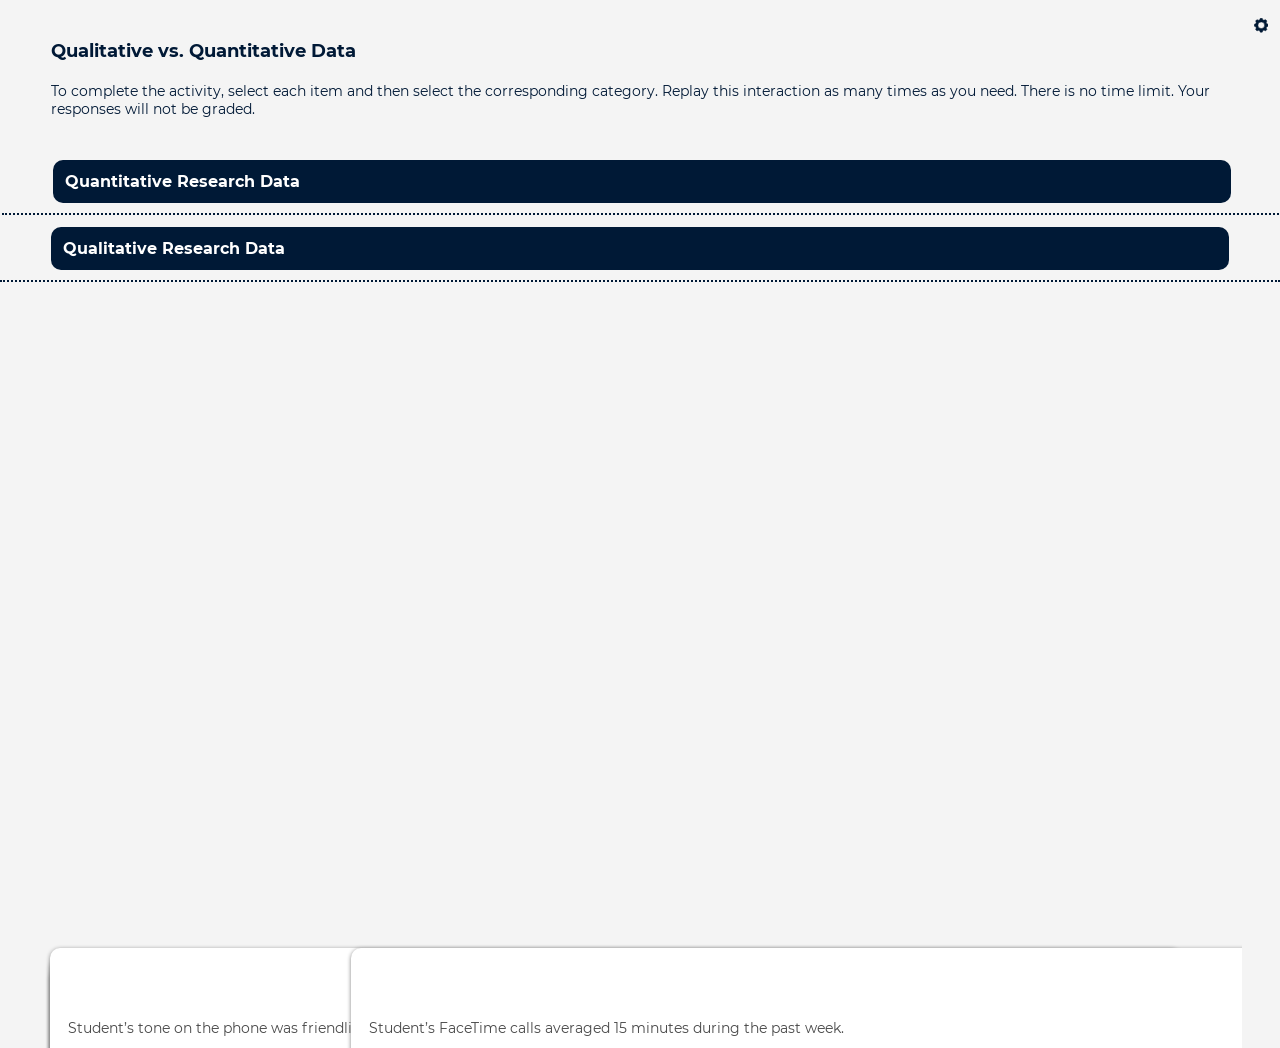
<file: media/Interactive/090921_opx_comp_ch15_1b_drag_and_drop_media_categories/index.html>
<!DOCTYPE html>
<html lang="en">

<head>
    <title>Composition Chapter 15</title>
    <meta charset="utf-8" />
    <meta name="viewport" content="width=device-width, initial-scale=1" />
    <link rel="stylesheet" href="css/style.css" />
    <script src="js/jquery-3.1.1.min.js"></script>

    <script src="js/main.js"></script>
    <!-- <script src="js/accessibilityJs.js"></script> -->
</head>

<body>
    <main>
        <div class="settingContainer">
            <button class="setting" title='setting'>
                <svg xmlns="http://www.w3.org/2000/svg" width="58.102" height="58.102" viewBox="0 0 58.102 58.102">
                    <g>
                        <path fill="#e6faff" stroke="#051a34" stroke-width="2px"
                            d="M69.337 39.228l-3.6-1.58a4.939 4.939 0 0 1-2.592-2.639 4.938 4.938 0 0 1 0-3.7l1.438-3.651a1.58 1.58 0 0 0-.174-2.031l-3.951-3.951a1.58 1.58 0 0 0-2.031-.174l-3.643 1.5a4.939 4.939 0 0 1-3.7 0 4.939 4.939 0 0 1-2.639-2.592l-1.58-3.6a1.58 1.58 0 0 0-1.58-1.312h-5.532a1.58 1.58 0 0 0-1.58 1.312l-1.58 3.6a4.939 4.939 0 0 1-6.321 2.623l-3.6-1.486a1.58 1.58 0 0 0-2.031.174l-3.951 3.951a1.58 1.58 0 0 0-.174 2.031l1.493 3.611a4.938 4.938 0 0 1 0 3.714 4.938 4.938 0 0 1-2.592 2.623l-3.6 1.58a1.58 1.58 0 0 0-1.312 1.58v5.531a1.58 1.58 0 0 0 1.312 1.58l3.6 1.58a4.939 4.939 0 0 1 2.592 2.639 4.938 4.938 0 0 1 0 3.7l-1.454 3.587a1.58 1.58 0 0 0 .174 2.031l3.951 3.951a1.58 1.58 0 0 0 2.031.174l3.611-1.493a4.939 4.939 0 0 1 3.7 0 4.938 4.938 0 0 1 2.639 2.592l1.58 3.6a1.58 1.58 0 0 0 1.58 1.312h5.531a1.58 1.58 0 0 0 1.58-1.312l1.58-3.6a4.939 4.939 0 0 1 2.647-2.6 4.938 4.938 0 0 1 3.69 0l3.651 1.442a1.58 1.58 0 0 0 2.031-.174l3.947-3.951a1.58 1.58 0 0 0 .174-2.031l-1.557-3.587a4.939 4.939 0 0 1 0-3.714 4.939 4.939 0 0 1 2.592-2.623l3.6-1.58a1.58 1.58 0 0 0 1.312-1.58v-5.532a1.58 1.58 0 0 0-1.262-1.525zm-26.786 17.6a13.283 13.283 0 1 1 13.282-13.277 13.283 13.283 0 0 1-13.282 13.282z"
                            transform="translate(1 1) translate(-14.5 -15.5)" />
                    </g>
                </svg>
            </button>
        </div>
        <div class="settinToolsContainer"></div>
        <input type="button" value="template background" class="template" />
        <div class="container">

            <h1 id="title"></h1>
            <!-- <p id="instructionbold"></p> -->
            <p id="instructionnorm"></p>
            <div class="content">
                <div id="tempDiv" style="display:none"></div>
                <div id="tempSetting" style="display:none"></div>

                <div class="row categoryContainer">

                </div>
            </div>
            <hr class="first">
            <div class="row dragableItemContainer">
            </div>
            <img id="loadingImg" alt="loading" src="images/loading.gif" />
        </div>

        <div class="nav-container">

            <button class="submit_btn" title="submit">Submit</button>

            <button class="tryagain_btn" title="try again">Try Again</button>

            <button class="reset_btn" title="reset">Reset</button>

            <div class="feedback">lorem ipsum dollor lorem ipsum dollor lorem ipsum dollor lorem ipsum dollor lorem
                ipsum
                dollor lorem ipsum dollor lorem ipsum dollor lorem ipsum dollor lorem ipsum dollor lorem ipsum dollor
                lorem
                ipsum dollor lorem ipsum dollor lorem ipsum dollor lorem ipsum dollor</div>

        </div>


    </main>

</body>

</html>
</file>
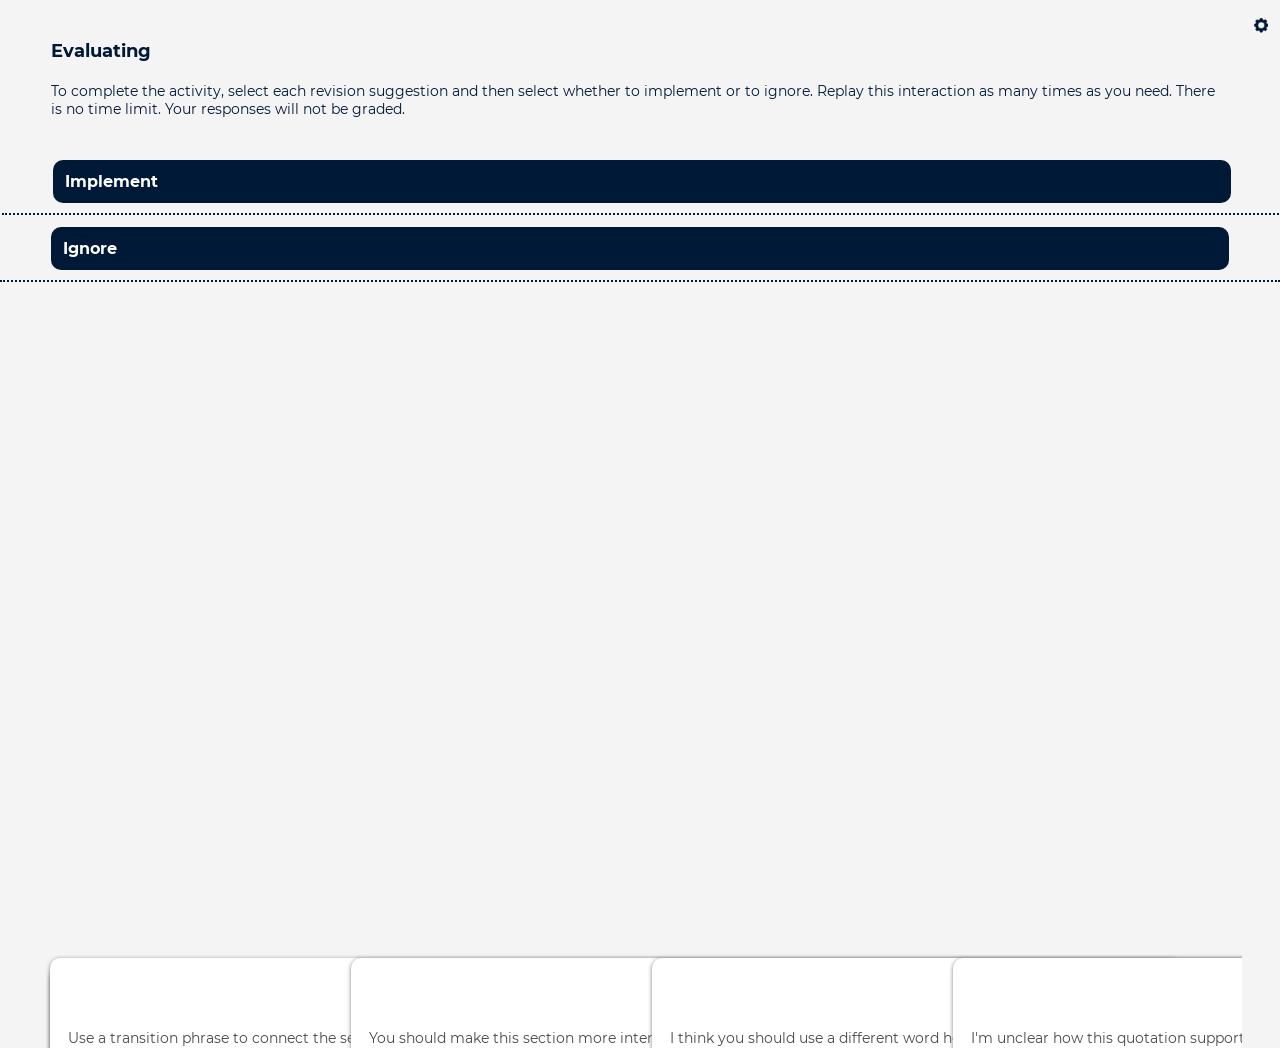
<file: media/Interactive/090921_opx_comp_ch16_1b_drag_and_drop_media_categories/index.html>
<!DOCTYPE html>
<html lang="en">

<head>
    <title>Composition Chapter 16</title>
    <meta charset="utf-8" />
    <meta name="viewport" content="width=device-width, initial-scale=1" />
    <link rel="stylesheet" href="css/style.css" />
    <script src="js/jquery-3.1.1.min.js"></script>

    <script src="js/main.js"></script>
    <!-- <script src="js/accessibilityJs.js"></script> -->
</head>

<body>
    <main>
        <div class="settingContainer">
            <button class="setting" title='setting'>
                <svg xmlns="http://www.w3.org/2000/svg" width="58.102" height="58.102" viewBox="0 0 58.102 58.102">
                    <g>
                        <path fill="#e6faff" stroke="#051a34" stroke-width="2px"
                            d="M69.337 39.228l-3.6-1.58a4.939 4.939 0 0 1-2.592-2.639 4.938 4.938 0 0 1 0-3.7l1.438-3.651a1.58 1.58 0 0 0-.174-2.031l-3.951-3.951a1.58 1.58 0 0 0-2.031-.174l-3.643 1.5a4.939 4.939 0 0 1-3.7 0 4.939 4.939 0 0 1-2.639-2.592l-1.58-3.6a1.58 1.58 0 0 0-1.58-1.312h-5.532a1.58 1.58 0 0 0-1.58 1.312l-1.58 3.6a4.939 4.939 0 0 1-6.321 2.623l-3.6-1.486a1.58 1.58 0 0 0-2.031.174l-3.951 3.951a1.58 1.58 0 0 0-.174 2.031l1.493 3.611a4.938 4.938 0 0 1 0 3.714 4.938 4.938 0 0 1-2.592 2.623l-3.6 1.58a1.58 1.58 0 0 0-1.312 1.58v5.531a1.58 1.58 0 0 0 1.312 1.58l3.6 1.58a4.939 4.939 0 0 1 2.592 2.639 4.938 4.938 0 0 1 0 3.7l-1.454 3.587a1.58 1.58 0 0 0 .174 2.031l3.951 3.951a1.58 1.58 0 0 0 2.031.174l3.611-1.493a4.939 4.939 0 0 1 3.7 0 4.938 4.938 0 0 1 2.639 2.592l1.58 3.6a1.58 1.58 0 0 0 1.58 1.312h5.531a1.58 1.58 0 0 0 1.58-1.312l1.58-3.6a4.939 4.939 0 0 1 2.647-2.6 4.938 4.938 0 0 1 3.69 0l3.651 1.442a1.58 1.58 0 0 0 2.031-.174l3.947-3.951a1.58 1.58 0 0 0 .174-2.031l-1.557-3.587a4.939 4.939 0 0 1 0-3.714 4.939 4.939 0 0 1 2.592-2.623l3.6-1.58a1.58 1.58 0 0 0 1.312-1.58v-5.532a1.58 1.58 0 0 0-1.262-1.525zm-26.786 17.6a13.283 13.283 0 1 1 13.282-13.277 13.283 13.283 0 0 1-13.282 13.282z"
                            transform="translate(1 1) translate(-14.5 -15.5)" />
                    </g>
                </svg>
            </button>
        </div>
        <div class="settinToolsContainer"></div>
        <input type="button" value="template background" class="template" />
        <div class="container">

            <h1 id="title"></h1>
            <!-- <p id="instructionbold"></p> -->
            <p id="instructionnorm"></p>
            <div class="content">
                <div id="tempDiv" style="display:none"></div>
                <div id="tempSetting" style="display:none"></div>

                <div class="row categoryContainer">

                </div>
            </div>
            <hr class="first">
            <div class="row dragableItemContainer">
            </div>
            <img id="loadingImg" alt="loading" src="images/loading.gif" />
        </div>

        <div class="nav-container">

            <button class="submit_btn" title="submit">Submit</button>

            <button class="tryagain_btn" title="try again">Try Again</button>

            <button class="reset_btn" title="reset">Reset</button>

            <div class="feedback">lorem ipsum dollor lorem ipsum dollor lorem ipsum dollor lorem ipsum dollor lorem
                ipsum
                dollor lorem ipsum dollor lorem ipsum dollor lorem ipsum dollor lorem ipsum dollor lorem ipsum dollor
                lorem
                ipsum dollor lorem ipsum dollor lorem ipsum dollor lorem ipsum dollor</div>

        </div>


    </main>

</body>

</html>
</file>
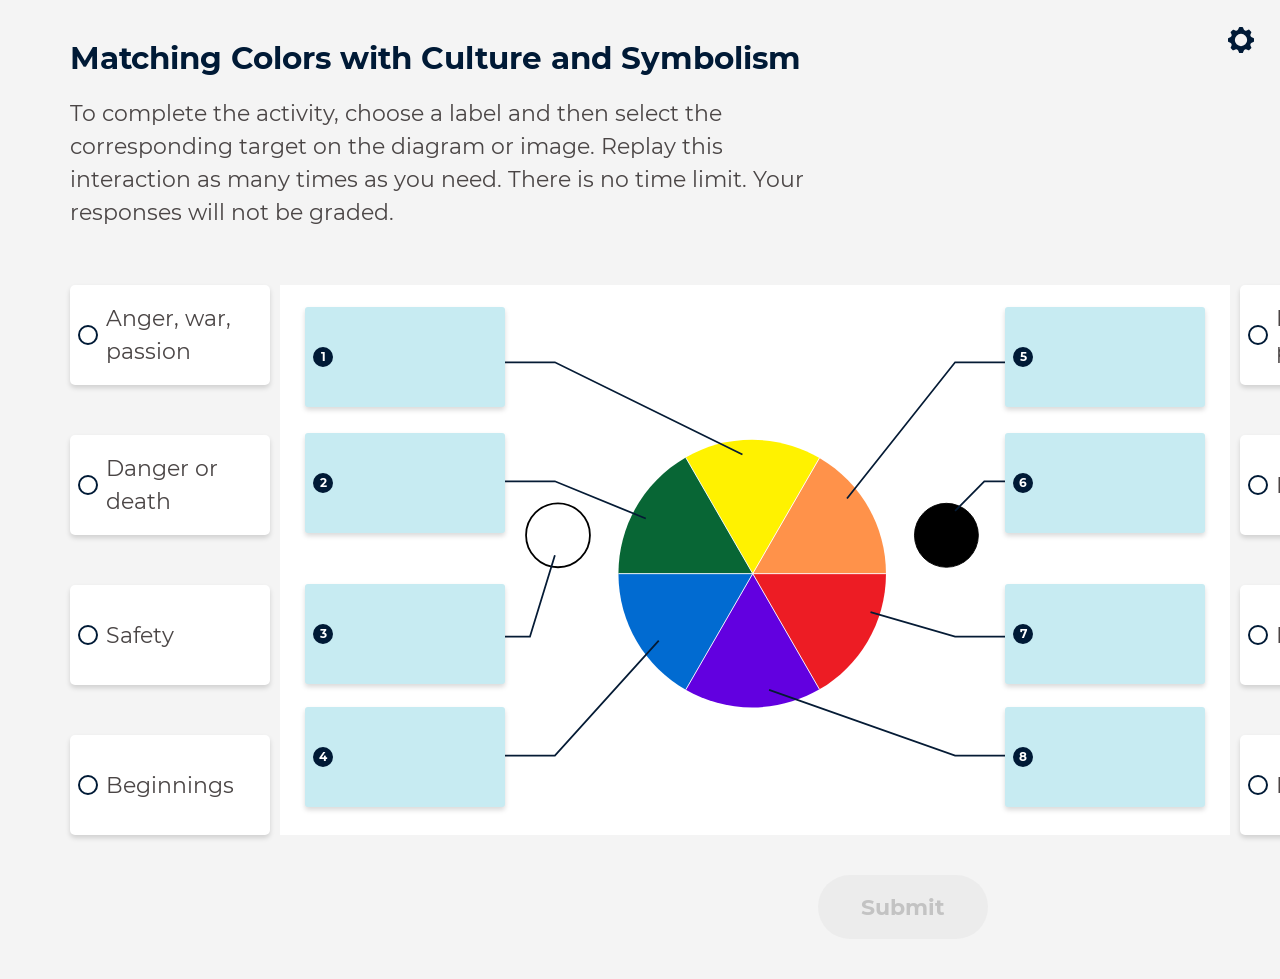
<file: media/Interactive/090921_opx_comp_ch17_1a_drag_and_drop_labeling/index.html>
﻿<!DOCTYPE html>
<html l lang="en">
  <head>
    <title>Composition Chapter 17</title>
    <meta charset="utf-8" />
    <meta name="viewport" content="width=device-width, initial-scale=1" />
    <link rel="stylesheet" href="lib/bootstrap/css/bootstrap.min.css" />
    <link rel="stylesheet" href="css/style.css" />
    <link rel="stylesheet" href="css/settings.css" />

    <script src="lib/jquery/jquery-3.1.1.min.js"></script>
    <script src="lib/bootstrap/js/bootstrap.min.js"></script>
    <script src="lib/bootstrap/js/popper.min.js"></script>
    <script src="lib/knockout/knockout-3.5.1.js"></script>

    <script src="js/util.js"></script>
    <script src="js/main.js"></script>
  </head>

  <body>
    <div
      id="labeling_template"
      class="labeling_template container-fluid activity-container" 
      data-bind="css:{submitted:isSubmitted,allcorrect:isAllCorrect(),allwrong:!isAllCorrect()}"
    >
      <header class="activity-header clearfix">
        <button
          type="button"
          class="setting-button"
          data-bind="click:showSettingsPanelHandler,visible:!showSettingsPanel()"
          id="settingsBtn"
          aria-label="Color Scheme"
        >
          <svg xmlns="http://www.w3.org/2000/svg" width="38" height="38" viewBox="0 0 38 38" data-bind="if:curTheme" aria-hidden="true" alt="color scheme">
            <g id="noun_Settings_735233" transform="translate(-14.5 -15.5)">
              <path id="Path_4" data-name="Path 4" d="M51.644,31.572,49.2,30.5a3.345,3.345,0,0,1-1.755-1.788h0a3.345,3.345,0,0,1,0-2.5l.974-2.473a1.07,1.07,0,0,0-.118-1.375l-2.676-2.676a1.07,1.07,0,0,0-1.375-.118l-2.467,1.017a3.345,3.345,0,0,1-2.5,0h0a3.345,3.345,0,0,1-1.788-1.755l-1.07-2.441a1.07,1.07,0,0,0-1.07-.888H31.605a1.07,1.07,0,0,0-1.07.888l-1.07,2.441a3.345,3.345,0,0,1-4.282,1.777L22.742,19.6a1.07,1.07,0,0,0-1.375.118l-2.676,2.676a1.07,1.07,0,0,0-.118,1.375l1.012,2.446a3.345,3.345,0,0,1,0,2.515h0a3.345,3.345,0,0,1-1.755,1.777l-2.441,1.07a1.07,1.07,0,0,0-.888,1.07v3.746a1.07,1.07,0,0,0,.888,1.07l2.441,1.07a3.345,3.345,0,0,1,1.755,1.788h0a3.345,3.345,0,0,1,0,2.5l-.985,2.43a1.07,1.07,0,0,0,.118,1.375l2.676,2.676a1.07,1.07,0,0,0,1.375.118l2.446-1.012a3.345,3.345,0,0,1,2.5,0h0a3.345,3.345,0,0,1,1.788,1.755l1.07,2.441a1.07,1.07,0,0,0,1.07.888h3.746a1.07,1.07,0,0,0,1.07-.888l1.07-2.441a3.345,3.345,0,0,1,1.793-1.761h0a3.345,3.345,0,0,1,2.5,0l2.473.974a1.07,1.07,0,0,0,1.375-.118l2.676-2.676a1.07,1.07,0,0,0,.118-1.375l-1.054-2.43a3.345,3.345,0,0,1,0-2.515h0a3.345,3.345,0,0,1,1.755-1.777l2.441-1.07a1.07,1.07,0,0,0,.888-1.07V32.605A1.07,1.07,0,0,0,51.644,31.572ZM33.5,43.5a9,9,0,1,1,9-9,9,9,0,0,1-9,9Z" transform="translate(0 0)"/>
            </g>
          </svg>
          <span class="sr-only">Close</span>
        </button>
        <div class="settings-container" data-bind="visible:showSettingsPanel" role="dialog" aria-labelledby="settingsBtn" aria-describedby="Color Scheme Dialog">
          <div class="settings-container-themes">
            <div class="settings-container-themes-title">
              <strong>Color Scheme</strong>
            </div>
            <!-- ko foreach: themes-->
            <button class="theme-btn" data-bind="click:$parent.selectThemeHandler,attr:{'aria-pressed':$parent.curTheme() == $data}">
              <svg xmlns="http://www.w3.org/2000/svg" width="35" height="35" viewBox="0 0 35 35" aria-hidden="true">
                <ellipse id="Ellipse_203" data-name="Ellipse 203" cx="17.5" cy="17.5" rx="17.5" ry="17.5" data-bind="attr:{'fill': color1}"/>
                <rect id="Rectangle_769" data-name="Rectangle 769" width="35" height="5" rx="1" transform="translate(0 15.5)" data-bind="attr:{'fill': color3,alt:title}"/>
              </svg>

             <span data-bind="text:title"></span></button>     
            <!-- /ko -->
          </div>
          <button
            class="close-btn"
            data-bind="click:closeSettingsPanelHandler"
            aria-label="Close color scheme"
          >
            <img src="images/cross.svg" aria-hidden="true" alt="close" />
            <span class="sr-only">Close color scheme</span>
          </button>
        </div>

        <h1 class="activity-title" data-bind="html:title">
          11Target Audiences and Messaging in Healthcare
        </h1>
        <div data-bind="with:instruction">
          <p
            class="activity-instruction"
            data-bind="html:desktop,visible:!$parent.isLargeDeviceDeviceResoultion()"
          >
            To complete the activity, select each definition and then click the
            term that it belongs to. Replay the interactiion as many times you
            need. There is no time limit. Your responses will not be graded
          </p>

          <p
            class="activity-instruction"
            data-bind="html:mobile,visible:$parent.isLargeDeviceDeviceResoultion()"
          >
            To complete the activity, select each definition and then click the
            term that it belongs to. Replay the interactiion as many times you
            need. There is no time limit. Your responses will not be graded
          </p>
        </div>
      </header>
      <section class="activity-content">
        <div class="human-heart-section">
          <div class="human-heart-left side-menu">
            <ul data-bind="foreach:clickableItems">
              <!-- ko if: $index() %2 == 0-->
              <li data-bind="css:{active: $parent.isClickableSelected($data)}">
                <a role="button" href="javascript:" data-bind="click:$parent.selectClickableItemHandler,hidden:isMoved"><span class="circle"></span> <span data-bind="text:text"></span></a>
              </li>
              <!-- /ko -->
            </ul>
          </div>
          <div class="human-heart-middle">
            <div class="pos-r" data-bind="if:image">
              <img class="heart-image" data-bind="attr:{src:'images/'+image().src,title:image().alt}"/>
              <!-- ko foreach:matchingItems -->
              <button class="heart-part" data-bind="css:{'submitted':$parent.isSubmitted(),'check':$parent.isSubmitted() && isCorrect(), 'cross':$parent.isSubmitted() && !isCorrect(),active:clickableItem() !== undefined,'left-side':position.side=='left','right-side':position.side=='right','unmatch-vis':isShowingUnmatch() && isFilled() && !$parent.isLargeDeviceDeviceResoultion()},style:{top:position.y,left:position.x},click:$parent.selectMatchingItemHandler">
                <span data-bind="text:text">1</span>
                <p data-bind="text:clickableItem()?clickableItem().text:''"></p>
                <a role="button" href="javascript:" class="unmatch" data-bind="visible:isShowingUnmatch() && isFilled() && !$parent.isLargeDeviceDeviceResoultion(),click:$parent.removeMatchingItemHandler">Unmatch</a>
              </button>
              <!-- /ko -->
            </div>
          </div>
          <div class="human-heart-right side-menu">
            <ul data-bind="foreach:clickableItems">
              <!-- ko if: $index() % 2 != 0-->
              <li data-bind="css:{active: $parent.isClickableSelected($data)}">
                <a role="button" href="javascript:" data-bind="click:$parent.selectClickableItemHandler,hidden:isMoved"><span class="circle"></span> <span data-bind="text:text"></span></a>
              </li>
              <!-- /ko -->
            </ul>
          </div>
        </div>

        <div class="side-menu mobile">
          <ul data-bind="foreach:clickableItems">
            <li data-bind="style:{marginLeft:($index() * 2)+'px'},hidden:isMoved,css:{active: $parent.isClickableSelected($data)}">
              <a href="javascript:" data-bind="click:$parent.selectClickableItemHandler"><span class="circle"></span> <span data-bind="text:text"></span></a>
            </li>
          </ul>
        </div>

        <div class="inner-section" data-bind="foreach:matchingItems">
          <div class="heart-part" data-bind="click:$parent.toggleMatchingItemHandler,visible:isFilled,css:{'submitted':$parent.isSubmitted(),'check':$parent.isSubmitted() && isCorrect(), 'cross':$parent.isSubmitted() && !isCorrect(),'unmatch-vis':isShowingUnmatch()}">
            <span data-bind="text:text"></span>
            <p data-bind="text:clickableItem()?clickableItem().text:''"></p>
            <button type="button" class="unmatch" data-bind="visible:isShowingUnmatch,click:$parent.removeMatchingItemHandler">Unmatch</button>
          </div>
        </div>       
      </section>
      <!--<div class="footer">
        <div data-bind="visible:isSubmitted(),with:feedback"><p class="feedback" data-bind="html:$parent.isAllCorrect()?correct:wrong"></p></div>
        <button type="button" class="btn btn-primary" data-bind="click:submitHandler,disable:!isAllFilled(),visible: !isSubmitted()">Submit</button>
        <button type="button" class="btn btn-primary" data-bind="click:resetHandler,visible:isSubmitted() && isAllCorrect()">Reset</button>
        <button type="button" class="btn btn-primary" data-bind="click:tryagainHandler,visible:isSubmitted() && !isAllCorrect()">Try Again</button>
      </div>-->
      <div class="footer">
          <div class="row">
              <div class="col-sm-12 col-xxl-8">
                  <div data-bind="if:feedback() && isSubmitted()"><p class="feedback" data-bind="text:isAllCorrect()?feedback().correct:feedback().wrong"></p></div>
              </div>
              <div class="col-sm-12 col-xxl-4 footer-btns">
                  <button type="button" class="btn btn-primary float-xxl-end" data-bind="click:submitHandler,disable:!isAllFilled(),visible: !isSubmitted()">Submit</button>
                  <button type="button" class="btn btn-primary float-xxl-end" data-bind="click:resetHandler,visible:isSubmitted() && isAllCorrect()">Reset</button>
                  <button type="button" class="btn btn-primary float-xxl-end" data-bind="click:tryagainHandler,visible:isSubmitted() && !isAllCorrect()">Try Again</button>
              </div>
          </div>
      </div>
    </div>
  </body>
</html>
</file>
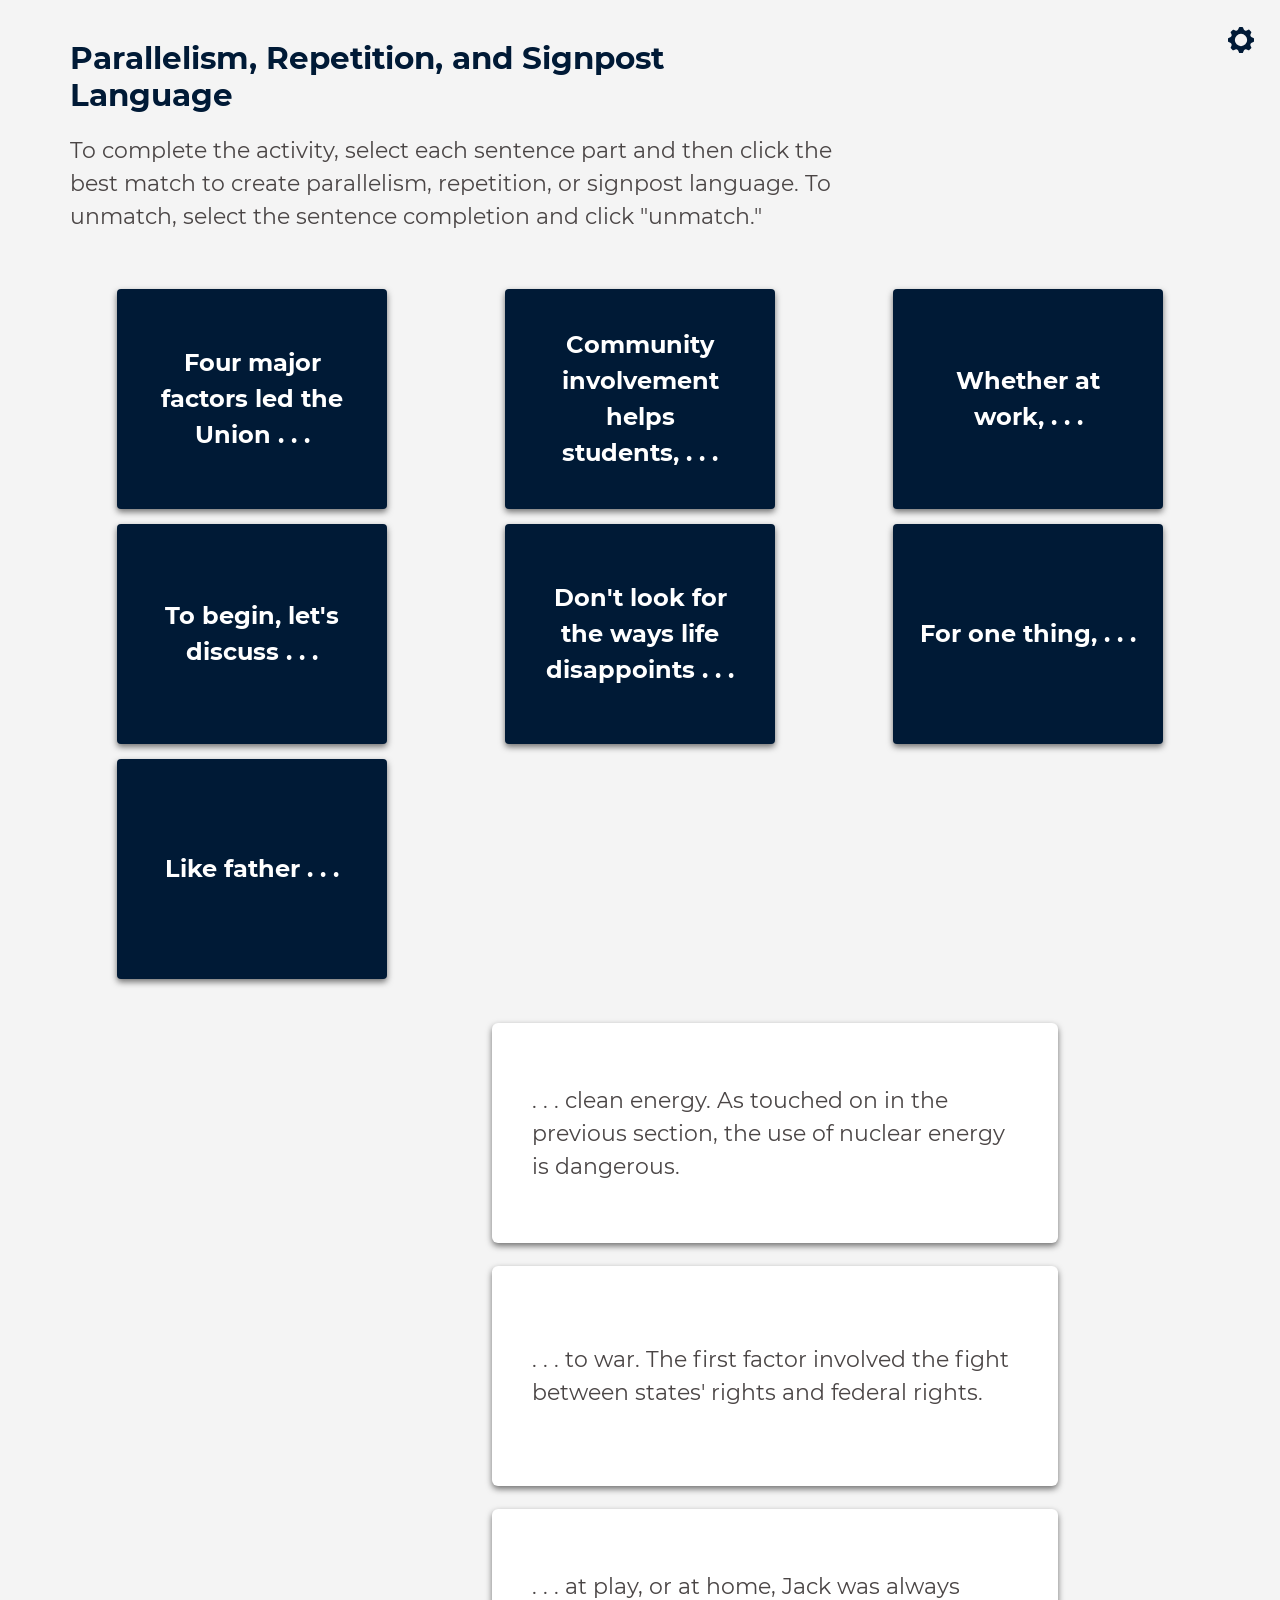
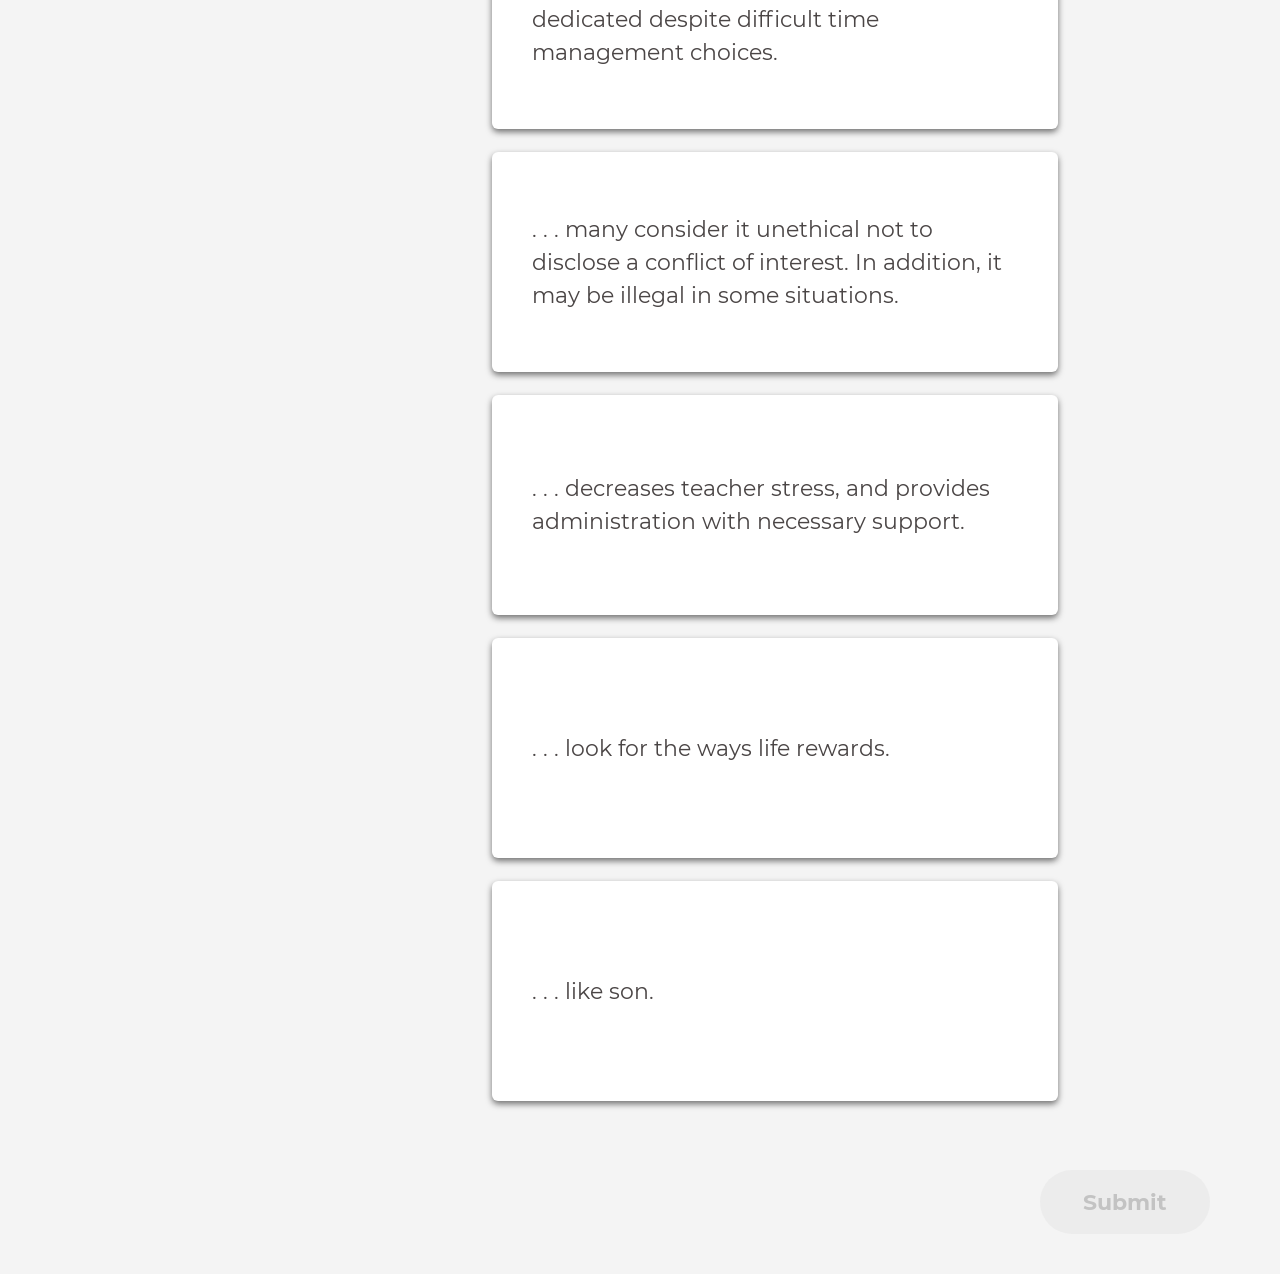
<file: media/Interactive/090921_opx_comp_ch19_drag_and_1c_drop_matching/index.html>
<!DOCTYPE html>
<html l lang='en'>

<head>
    <title>Composition Chapter 19</title>
    <meta charset="utf-8" />
    <meta name="viewport" content="width=device-width, initial-scale=1">
    <link rel="stylesheet" href="lib/bootstrap/css/bootstrap.min.css">
    <link rel="stylesheet" href="css/settings.css">
    <link rel="stylesheet" href="css/style.css">

    
    <script src="lib/jquery/jquery-3.1.1.min.js"></script>
    <script src="lib/bootstrap/js/bootstrap.min.js"></script>
    <script src="lib/bootstrap/js/popper.min.js"></script>
    <script src="lib/knockout/knockout-3.5.1.js"></script>

    <script src="js/util.js"></script>
    <script src="js/main.js"></script>
</head>

<body>
    <div id="matching_template" class="matching_template container-fluid activity-container">

        <header class="activity-header clearfix">
            <button type="button" class="setting-button"
                data-bind="click:showSettingsPanelHandler,visible:!showSettingsPanel()" id="settingsBtn"
                aria-label="Color Scheme">
                <svg xmlns="http://www.w3.org/2000/svg" width="38" height="38" viewBox="0 0 38 38"
                    data-bind="if:curTheme" aria-hidden="true" alt="color scheme">
                    <g id="noun_Settings_735233" transform="translate(-14.5 -15.5)">
                        <path id="Path_4" data-name="Path 4"
                            d="M51.644,31.572,49.2,30.5a3.345,3.345,0,0,1-1.755-1.788h0a3.345,3.345,0,0,1,0-2.5l.974-2.473a1.07,1.07,0,0,0-.118-1.375l-2.676-2.676a1.07,1.07,0,0,0-1.375-.118l-2.467,1.017a3.345,3.345,0,0,1-2.5,0h0a3.345,3.345,0,0,1-1.788-1.755l-1.07-2.441a1.07,1.07,0,0,0-1.07-.888H31.605a1.07,1.07,0,0,0-1.07.888l-1.07,2.441a3.345,3.345,0,0,1-4.282,1.777L22.742,19.6a1.07,1.07,0,0,0-1.375.118l-2.676,2.676a1.07,1.07,0,0,0-.118,1.375l1.012,2.446a3.345,3.345,0,0,1,0,2.515h0a3.345,3.345,0,0,1-1.755,1.777l-2.441,1.07a1.07,1.07,0,0,0-.888,1.07v3.746a1.07,1.07,0,0,0,.888,1.07l2.441,1.07a3.345,3.345,0,0,1,1.755,1.788h0a3.345,3.345,0,0,1,0,2.5l-.985,2.43a1.07,1.07,0,0,0,.118,1.375l2.676,2.676a1.07,1.07,0,0,0,1.375.118l2.446-1.012a3.345,3.345,0,0,1,2.5,0h0a3.345,3.345,0,0,1,1.788,1.755l1.07,2.441a1.07,1.07,0,0,0,1.07.888h3.746a1.07,1.07,0,0,0,1.07-.888l1.07-2.441a3.345,3.345,0,0,1,1.793-1.761h0a3.345,3.345,0,0,1,2.5,0l2.473.974a1.07,1.07,0,0,0,1.375-.118l2.676-2.676a1.07,1.07,0,0,0,.118-1.375l-1.054-2.43a3.345,3.345,0,0,1,0-2.515h0a3.345,3.345,0,0,1,1.755-1.777l2.441-1.07a1.07,1.07,0,0,0,.888-1.07V32.605A1.07,1.07,0,0,0,51.644,31.572ZM33.5,43.5a9,9,0,1,1,9-9,9,9,0,0,1-9,9Z"
                            transform="translate(0 0)" />
                    </g>
                </svg>
                <span class="sr-only">Close</span>
            </button>
            <div class="settings-container" data-bind="visible:showSettingsPanel" role="dialog"
                aria-labelledby="settingsBtn" aria-describedby="Color Scheme Dialog">
                <div class="settings-container-themes">
                    <div class="settings-container-themes-title">
                        <strong>Color Scheme</strong>
                    </div>
                    <!-- ko foreach: themes-->
                    <button class="theme-btn"
                        data-bind="click:$parent.selectThemeHandler,attr:{'aria-pressed':$parent.curTheme() == $data}">
                        <svg xmlns="http://www.w3.org/2000/svg" width="35" height="35" viewBox="0 0 35 35"
                            aria-hidden="true">
                            <ellipse id="Ellipse_203" data-name="Ellipse 203" cx="17.5" cy="17.5" rx="17.5" ry="17.5"
                                data-bind="attr:{'fill': color1}" />
                            <rect id="Rectangle_769" data-name="Rectangle 769" width="35" height="5" rx="1"
                                transform="translate(0 15.5)" data-bind="attr:{'fill': color3,alt:title}" />
                        </svg>

                        <span data-bind="text:title"></span></button>
                    <!-- /ko -->
                </div>
                <button class="close-btn" data-bind="click:closeSettingsPanelHandler" aria-label="Close color scheme">
                    <img src="images/cross.svg" aria-hidden="true" alt="close" />
                    <span class="sr-only">Close color scheme</span>
                </button>
            </div>

            <h1 class="activity-title" data-bind="html:title">11Target Audiences and Messaging in Healthcare</h1>
            <div data-bind="with:instruction">
                <p class="activity-instruction" data-bind="html:desktop,visible:!$parent.isMobileDeviceResoultion()">To
                    complete the activity, select each definition and then click the term that it belongs to. Replay the
                    interactiion as many times you need. There is no time limit. Your responses will not be graded</p>

                <p class="activity-instruction" data-bind="html:mobile,visible:$parent.isMobileDeviceResoultion()">To
                    complete the activity, select each definition and then click the term that it belongs to. Replay the
                    interactiion as many times you need. There is no time limit. Your responses will not be graded</p>
            </div>
        </header>
        <section class="activity-content">
            <div class="clickable-items">
                <div class="row" data-bind="foreach:clickableItems">
                    <div class="col col-12 col-sm-6 col-md-6 col-lg-4 col-xxl-3">
                        <button type="button" class="clickable-item"
                            data-bind="click:$parent.selectClickableItemHandler,css:{selected:$parent.isClickableSelected($data)},hidden:isMoved">
                            <p data-bind="html:text"></p>
                        </button>
                    </div>
                </div>
            </div>

            <div class="matching-items matching-items-mobile" data-bind='css:{submitted:isSubmitted}'>
                <div class="row" data-bind="foreach: matchingItems">
                    <div class="col col-12  col-xxl-6 d-flex justify-content-center"
                        data-bind="css:{filled:isFilled()}">
                        <div class="matching-element"
                            data-bind="css:{'submitted':$parent.isSubmitted(),'correct-ans':isCorrect() && $parent.isSubmitted(),'wrong-ans':!isCorrect() && $parent.isSubmitted(),'filled':isFilled(),'unmatch-vis':isShowingUnmatch() && isFilled()}">
                            <!-- ko if:clickableItem-->
                            <button class="clickable-item" data-bind="with:clickableItem,visible:isFilled">
                                <p data-bind="html:text"></p>
                            </button>
                            <!-- /ko -->
                            <button class="matching-item" data-bind="click:$parent.selectMatchingItemHandler">
                                <p data-bind="html:text"></p>
                            </button>
                            <!-- ko if:clickableItem-->
                            <button type="button" class="unmatch-button"
                                data-bind="visible:isShowingUnmatch(),click:$parent.removeMatchingItemHandler">Unmatch</button>
                            <!-- /ko -->
                        </div>
                    </div>
                </div>
            </div>

            <div class="matching-items matching-items-all"
                data-bind='css:{submitted:isSubmitted,"filled-at-least-one":filledCount() > 0}'>
                <div class="row" data-bind="foreach: matchingItems">
                    <div class="col col-12  col-xxl-6 d-flex justify-content-center"
                        data-bind="css:{filled:isFilled()}">
                        <div class="matching-element"
                            data-bind="css:{'submitted':$parent.isSubmitted(),'correct-ans':isCorrect() && $parent.isSubmitted(),'wrong-ans':!isCorrect() && $parent.isSubmitted(),'filled':isFilled(),'unmatch-vis':isShowingUnmatch() && isFilled()}">
                            <!-- ko if:clickableItem-->
                            <button class="clickable-item" data-bind="with:clickableItem,visible:isFilled">
                                <p data-bind="html:text"></p>
                            </button>
                            <!-- /ko -->
                            <button class="matching-item" data-bind="click:$parent.selectMatchingItemHandler">
                                <p data-bind="html:text"></p>
                            </button>
                            <!-- ko if:clickableItem-->
                            <button type="button" class="unmatch-button"
                                data-bind="visible:isShowingUnmatch(),click:$parent.removeMatchingItemHandler">Unmatch</button>
                            <!-- /ko -->
                        </div>
                    </div>
                </div>
            </div>

            <div class="footer">
                <div class="row">
                    <div class="col-sm-12 col-lg-8">
                        <div data-bind="if:feedback() && isSubmitted()">
                            <p class="feedback" aria-live="assertive" aria-atomic="true"
                                data-bind="text:isAllCorrect()?feedback().correct:feedback().wrong,attr:{'aria-label':isAllCorrect()?feedback().correct:feedback().wrong}">
                            </p>
                        </div>
                    </div>
                    <div class="col-sm-12 col-lg-4 footer-btns">
                        <button type="button" class="btn btn-primary float-lg-end"
                            data-bind="click:submitHandler,disable:!isAllFilled(),visible: !isSubmitted()">Submit</button>
                        <button type="button" class="btn btn-primary float-lg-end"
                            data-bind="click:resetHandler,visible:isSubmitted() && isAllCorrect()">Reset</button>
                        <button type="button" class="btn btn-primary float-lg-end"
                            data-bind="click:tryagainHandler,visible:isSubmitted() && !isAllCorrect()">Try
                            Again</button>
                    </div>
                </div>
            </div>
        </section>
    </div>
</body>

</html>
</file>
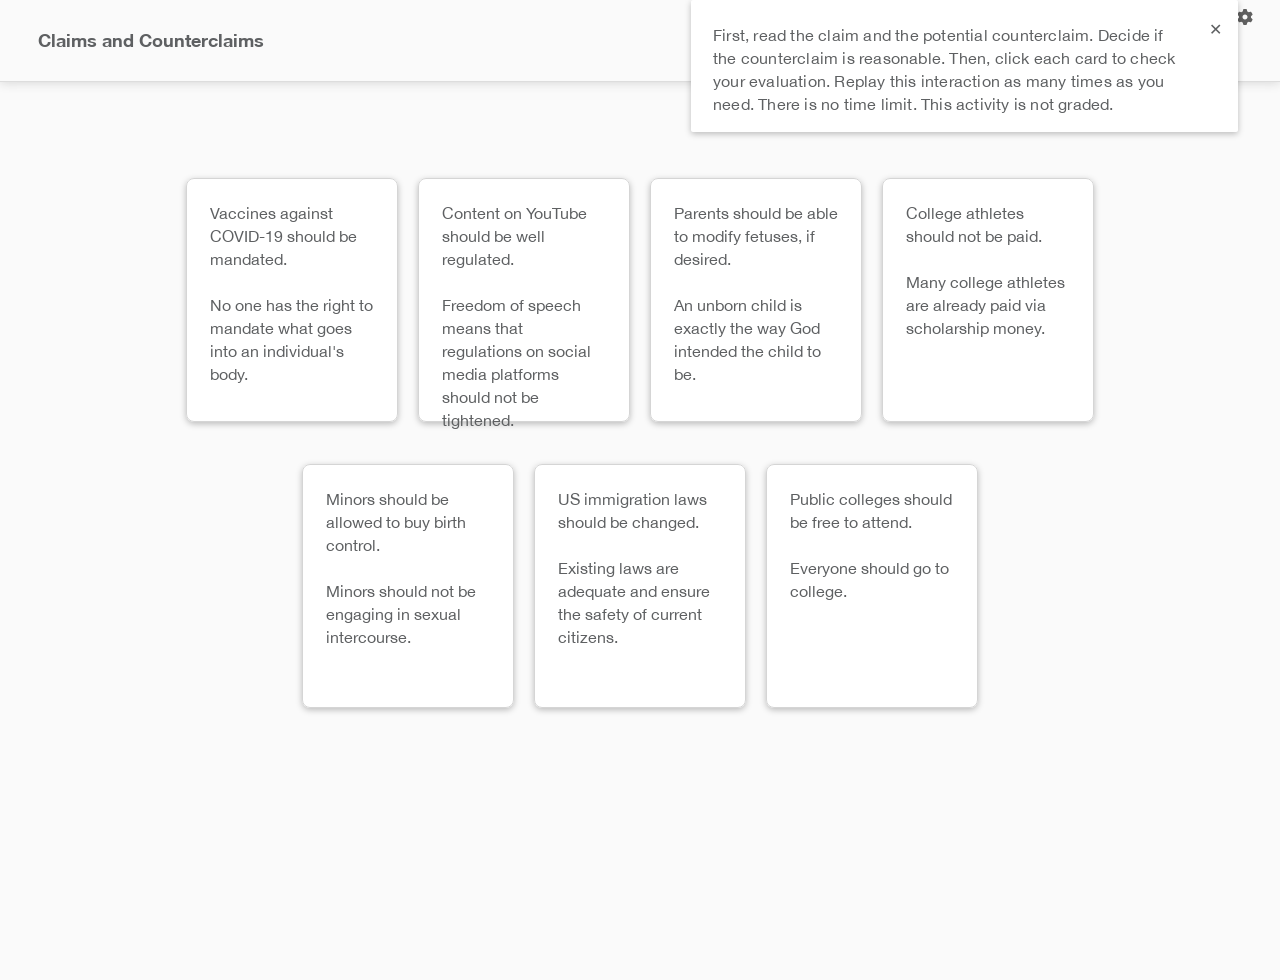
<file: media/Interactive/card-flip-flash-cards/index.html>
﻿<!DOCTYPE html>
<html lang='en'>

<head>
    <title>Card Flip-Flash Cards</title>
    <meta charset="utf-8" />
    <meta name="viewport" content="width=device-width, initial-scale=1">
    <link rel="stylesheet" href="lib/bootstrap/css/bootstrap.min.css">
    <link rel="stylesheet" href="css/settings.css">
    <link rel="stylesheet" href="css/style.css">

    <script src="lib/jquery/jquery-3.1.1.min.js"></script>
    <script src="lib/bootstrap/js/bootstrap.min.js"></script>
    <script src="lib/bootstrap/js/popper.min.js"></script>
   
    <script src="js/util.js"></script>
    <script src="js/main.js"></script>
    <script>
      function cardRotate(e){
        var flipper = $(e).find('.flip-card-inner');
         $(flipper).toggleClass('flipped');
         
            if($(flipper).hasClass("flipped")){
                console.log("BACK: ", $(e).attr("data-back"));
               $(e).attr("aria-label", $(e).attr("data-back"));
            }else{
                console.log("FRONT: ", $(e).attr("data-front"));
                $(e).attr("aria-label", $(e).attr("data-front"));
            }
            console.log($(e).attr("aria-label"));
        }
    </script>
</head>

<body>
    <div id="matching_template" class="matching_template activity-container">
        <header class="activity-header clearfix">                  
            <div class="top-description">
              <div class="head-btn-wrap">
                <div class="head-btn">
                    <button  aria-label="Help" type="button" class="note"  title='Instruction Text' ><img height="16" width="16" src="images/circle-question-regular.svg" alt="Help" /></button>
                    <button  aria-label="Color Contrast Settings" type="button" class="cog setting-button"  title='Color Contrast Settings' ><img height="16" width="16" src="images/gear-solid.svg" alt="Color Scheme Settings" /></button>                        
                    <div class="notice-card">
                        <button aria-label="Help instruction Close" type="button"  class="close-bt" title='Close' >&#x2715;</button>
                        <p>To complete the activity, select each definition and then click the term that it belongs to. Replay this interaction as many times as you need. There is no time limit. Your responses will not be graded.</p>
                    </div>
                    <div class="settings-container">
                        <div class="settings-container-themes">
                            <button aria-label="Color Scheme Settings Close" class="close-btn" title='Close'>&#x2715;</button>
                            <div class="toolCnt">
                                <div class="toolContainer_0">
                                    <p lang="en" class="toolTxt toolTxt_0">Color Scheme</p>
                                </div>
                            </div>
                        </div>
                    </div>
                </div>
              </div>
                <h1 class="activity-title">Target Audiences and Messaging in Healthcare<br></h1>
            </div>
        </header>
        <section>
            <div class="a-container">
                <div class="cards-container">
                    
                </div>
            </div>
        </section>
    </div>
    <div id="tempDiv" style="display:none"></div>
    <div id="tempSetting" style="display:none"></div>
    <div id="cloneItem_d" class="card-wrap">
        <button class="card flip-card" onclick="cardRotate(this);">
            <span class="flip-card-inner">
                <span class="flip-card-front">
                    <p></p>
                </span>
                <span class="flip-card-back">
                    <p></p>
                </span>
            </span>
        </button>
    </div>
</body>
</html>
</file>
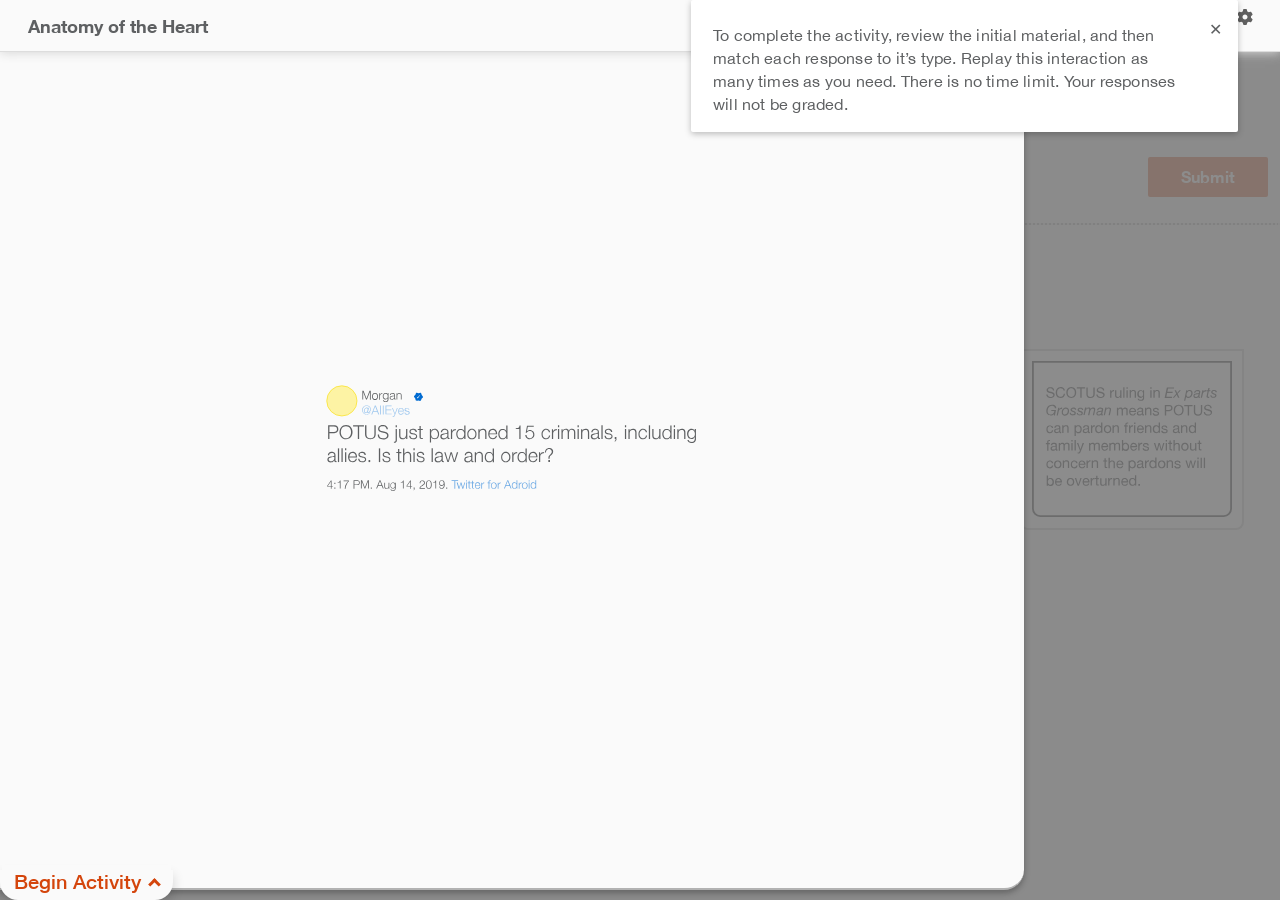
<file: media/Interactive/labeling-new/index.html>
﻿<!DOCTYPE html>
<html lang='en'>

<head>
    <title>Labeling Responsive</title>
    <meta charset="utf-8" />
    <meta name="viewport" content="width=device-width, initial-scale=1">
    <link rel="stylesheet" href="lib/bootstrap/css/bootstrap.min.css">
    <link rel="stylesheet" href="css/settings.css">
    <link rel="stylesheet" href="css/style.css">

    <script src="lib/jquery/jquery-3.1.1.min.js"></script>
    <script src="lib/bootstrap/js/bootstrap.min.js"></script>
    <script src="lib/bootstrap/js/popper.min.js"></script>

    <script src="js/util.js"></script>
    <script src="js/main.js"></script>
</head>

<body>
    <div id="matching_template">

        <header class="activity-header">
            
            <div class="top-description">
                <div class="head-btn">
                    <button role="button" aria-label="Help" type="button" class="note"
                        title='Instruction Text'><img aria-hidden="true" height="16" width="16" src="images/circle-question-regular.svg"
                            alt="Help" /></button>
                    <button role="button" aria-label="Color Contrast Settings" type="button"
                        class="cog setting-button" title='Color Contrast Settings'><img aria-hidden="true" height="16"
                            width="16" src="images/gear-solid.svg" alt="Color Scheme Settings" /></button>

                    <div class="notice-card">
                        <button aria-label="Help instruction Close" type="button" class="close-bt"
                            title='Close'>&#x2715;</button>
                        <p>To complete the activity, select each definition and then click the term that it
                            belongs to. Replay this interaction as many times as you need. There is no time
                            limit. Your responses will not be graded.</p>
                    </div>

                    <div class="settings-container">

                        <div class="settings-container-themes">
                            <button aria-label="Color Scheme Settings Close" class="close-btn"
                                title='Close'>&#x2715;</button>
                            <div class="toolCnt">
                                <div class="toolContainer_0">
                                    <p lang="en" class="toolTxt toolTxt_0">Color Scheme</p>
                                </div>
                            </div>
                        </div>
                    </div>

                </div>
                <h1 class="activity-title">Target Audiences and Messaging in Healthcare<br></h1>                  
            </div>

            <div id="reviewParent">
                <div class="reviewContainer containerDown">
                    <div id="imageCont"> <img id="reviewImg" src="" alt="A Twitter post with responses. At the top is the post. Below are five responses that will be labeled with the corresponding type. See post and responses below."> </div>
                        <button id="reviewBtn" class="" aria-label="Begin Activity" role="button" type="button">
                            <p style="display: inline;">Begin Activity</p> <i class="arrow up"></i>
                        </button>
                </div>
            </div>

            <div class="clickable-items" aria-hidden="true">
                <div class="row clickableBlock shuffle">
                    <div class="col-12 col-sm-6 col-md-3" id="cloneItem_d">
                        <button aria-label="" class="clickable-item">
                            <p style="pointer-events: none;"></p>
                        </button>
                    </div>
                </div>
                <div id="r-feedback" class="feedback">
                    <p></p>
                </div>
                <div id="w-feedback" class="feedback">
                    <p></p>
                </div>
                <div class="text-end footer">
                    <button aria-label="Reset" type="button"
                        class="reset_btn btn-submit btn float-lg-end">Reset</button>
                    <button aria-label="Tryagain" type="button" class="tryagain_btn btn-submit btn float-lg-end">Try
                        Again</button>
                    <button disabled="true" aria-label="Submit" type="button"
                        class="submit_btn btn-submit btn float-lg-end disabled mobile-submit">Submit</button>
                </div>
            </div>

        </header>
        <hr aria-hidden="true" class="hr-line">
        <section class="activity-content">
           <div class="container-fluid">           
                <div class="matching-items" aria-hidden="true">
                    <div class="row matchingBlock ">
                        <div class="col-sm-4 col-lg-3 col-xl-2 col-6" id="matchBox_d">
                            <div class="matching-element">
                                <button aria-label="" class="matching-item">
                                    <p style="pointer-events: none;"></p>
                                </button>
                            </div>
                        </div>
                    </div>
                </div>
            </div>
        </section>

    </div>
    <div id="tempDiv" style="display:none"></div>
    <div id="tempSetting" style="display:none"></div>
</body>

</html>
</file>
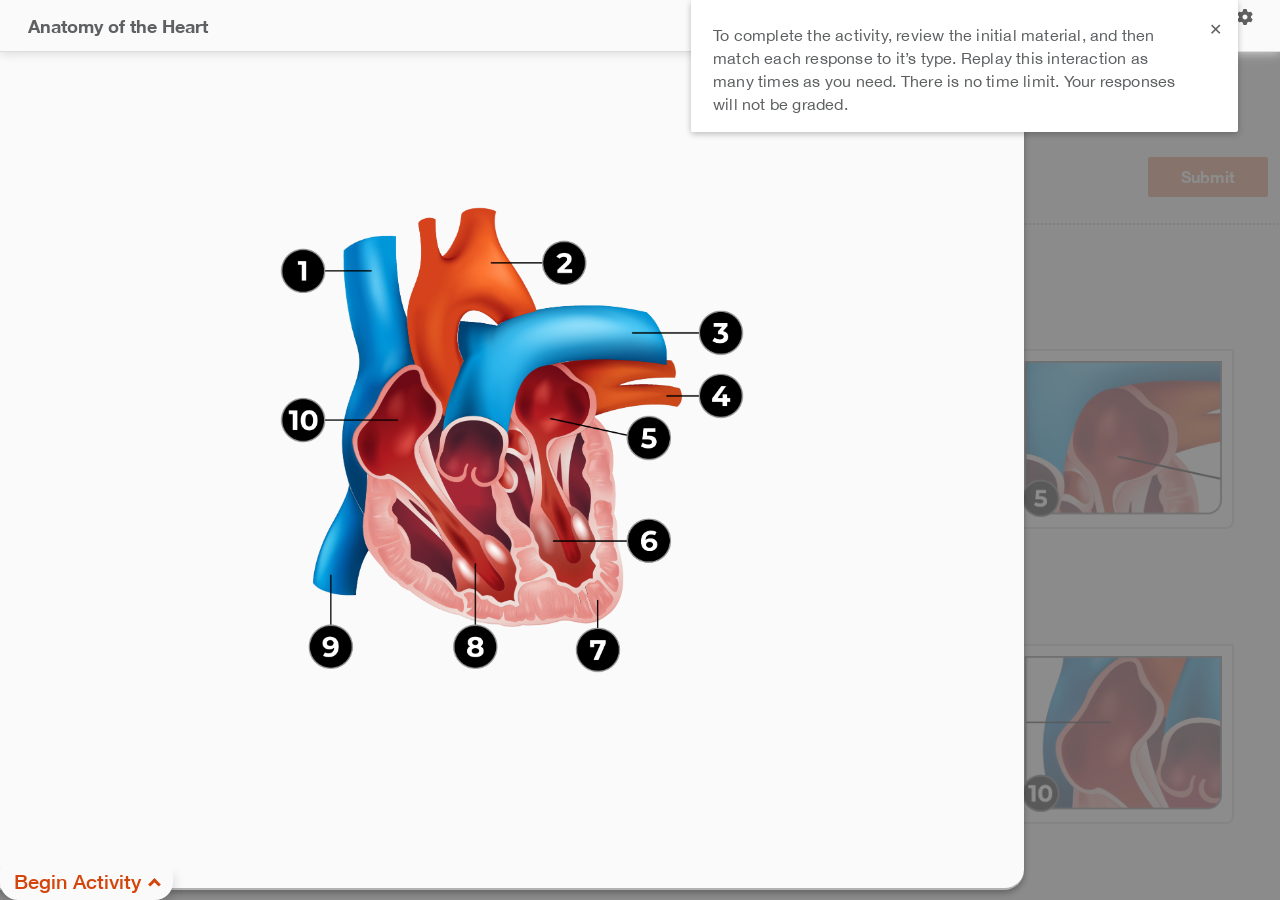
<file: media/Interactive/labeling/index.html>
﻿<!DOCTYPE html>
<html lang='en'>

<head>
    <title>Labeling Responsive</title>
    <meta charset="utf-8" />
    <meta name="viewport" content="width=device-width, initial-scale=1">
    <link rel="stylesheet" href="lib/bootstrap/css/bootstrap.min.css">
    <link rel="stylesheet" href="css/settings.css">
    <link rel="stylesheet" href="css/style.css">

    <script src="lib/jquery/jquery-3.1.1.min.js"></script>
    <script src="lib/bootstrap/js/bootstrap.min.js"></script>
    <script src="lib/bootstrap/js/popper.min.js"></script>

    <script src="js/util.js"></script>
    <script src="js/main.js"></script>
</head>

<body>
    <div id="matching_template">

        <header class="activity-header">
            
            <div class="top-description">
                <div class="head-btn">
                    <button role="button" aria-label="Help" type="button" class="note"
                        title='Instruction Text'><img aria-hidden="true" height="16" width="16" src="images/circle-question-regular.svg"
                            alt="Help" /></button>
                    <button role="button" aria-label="Color Contrast Settings" type="button"
                        class="cog setting-button" title='Color Contrast Settings'><img aria-hidden="true" height="16"
                            width="16" src="images/gear-solid.svg" alt="Color Scheme Settings" /></button>

                    <div class="notice-card">
                        <button aria-label="Help instruction Close" type="button" class="close-bt"
                            title='Close'>&#x2715;</button>
                        <p>To complete the activity, select each definition and then click the term that it
                            belongs to. Replay this interaction as many times as you need. There is no time
                            limit. Your responses will not be graded.</p>
                    </div>

                    <div class="settings-container">

                        <div class="settings-container-themes">
                            <button aria-label="Color Scheme Settings Close" class="close-btn"
                                title='Close'>&#x2715;</button>
                            <div class="toolCnt">
                                <div class="toolContainer_0">
                                    <p lang="en" class="toolTxt toolTxt_0">Color Scheme</p>
                                </div>
                            </div>
                        </div>
                    </div>

                </div>
                <h1 class="activity-title">Target Audiences and Messaging in Healthcare<br></h1>                  
            </div>

            <div id="reviewParent">
                <div class="reviewContainer containerDown">
                    <div id="imageCont"> <img id="reviewImg" src="" alt="review image"> </div>
                        <button id="reviewBtn" class="" aria-label="Begin Activity" role="button" type="button">
                            <p style="display: inline;">Begin Activity</p> <i class="arrow up"></i>
                        </button>
                </div>
            </div>

            <div class="clickable-items" aria-hidden="true">
                <div class="row clickableBlock shuffle">
                    <div class="col-12 col-sm-6 col-md-3" id="cloneItem_d">
                        <button aria-label="" class="clickable-item">
                            <p style="pointer-events: none;"></p>
                        </button>
                    </div>
                </div>
                <div id="r-feedback" class="feedback">
                    <p></p>
                </div>
                <div id="w-feedback" class="feedback">
                    <p></p>
                </div>
                <div class="text-end footer">
                    <button aria-label="Reset" type="button"
                        class="reset_btn btn-submit btn float-lg-end">Reset</button>
                    <button aria-label="Tryagain" type="button" class="tryagain_btn btn-submit btn float-lg-end">Try
                        Again</button>
                    <button disabled="true" aria-label="Submit" type="button"
                        class="submit_btn btn-submit btn float-lg-end disabled mobile-submit">Submit</button>
                </div>
            </div>

        </header>
        <hr aria-hidden="true" class="hr-line">
        <section class="activity-content">
            <div class="container-fluid">
                <div class="matching-items" aria-hidden="true">
                    <div class="row matchingBlock ">
                        <div class="col-sm-4 col-lg-3 col-xl-2 col-6" id="matchBox_d">
                            <div class="matching-element">
                                <button aria-label="" class="matching-item">
                                    <p style="pointer-events: none;"></p>
                                </button>
                            </div>
                        </div>
                    </div>
                </div>
            </div>
        </section>

    </div>
    <div id="tempDiv" style="display:none"></div>
    <div id="tempSetting" style="display:none"></div>
</body>

</html>
</file>
<file: media/Interactive/090221_opx_comp_ch02_drag_and_1c_drop_matching/css/settings.css>
.setting-button {
    background: none;
    /*background-image: url(../images/settings.svg);*/
    background-repeat: no-repeat;
    width: 38px;
    height: 38px;
    position: absolute;
    top: 0px;
    right: 0px;

    box-shadow: none;
    border: none;
    /*outline:none;*/
    cursor: pointer;

}


.setting-button>svg {
    width: 100%;


}

.setting-button svg path {
    fill: var(--color1);
}

.setting-button:hover svg path,
.setting-button:focus svg path,
.setting-button:active svg path {
    fill: var(--color3);
    stroke: var(--color1);
}

.settings-container {
    background: #FFF;
    padding: 15px;
    border-radius: 6px;
    color: #001936;

    box-shadow: 0px 3px 6px 0px rgba(112, 112, 112, 1);
    -webkit-box-shadow: 0px 3px 6px 0px rgba(112, 112, 112, 1);
    -moz-box-shadow: 0px 3px 6px 0px rgba(112, 112, 112, 1);

    position: absolute;
    top: 0px;
    right: 0px;

    width: 450px;
    z-index: 1;
}

.settings-container .close-btn {
    position: absolute;
    top: -10px;
    right: -10px;
    width: 20px;
    min-height: 20px;
    border: none;
    /*outline:none;*/
    padding: 0px;
    background: none;
}

.settings-container .close-btn img {
    max-width: 100%;
    height: auto;
}

.settings-container-themes {
    display: flex;
    flex-wrap: wrap;
    align-items: center;
    justify-content: center;
    width: 100%;
    gap: 0px;
}

.settings-container-themes .theme-btn {
    background: none;
    padding: 0px;
    /*outline:none;*/
    border: none;
    font-size: .7rem;
    width: 80px;
    text-align: center;
    margin-bottom: 10px;
    cursor: pointer;
    color: var(--color1);
}

.settings-container-themes-title {
    text-align: left;
    width: 80px;
    color: var(--color1);
}

.settings-container-themes .theme-btn svg {
    display: block;
    margin: 0px auto 5px auto;

}

@media (max-width: 991px) {
    .setting-button {
        top: 5px !important;
        right: 5px !important;
    }

    .setting-button svg {
        width: 18.5px;
        height: 18.5px;
        background-size: contain;
    }

    .settings-container {
        width: 180px;
        padding: 15px 0px;
        top: 15px;
        right: 15px;
    }

    .settings-container-themes-title {
        text-align: center;
        width: 100%;
        margin-bottom: 10px;
    }
}
</file>
<file: media/Interactive/090221_opx_comp_ch02_drag_and_1c_drop_matching/css/style.css>
@font-face {
    font-family: "Montserrat";
    src: url("./fonts/Montserrat-Bold.ttf");
    -webkit-font-smoothing: antialiased;
    -webkit-text-size-adjust: auto;

    font-weight: bold;
}

@font-face {
    font-family: "Montserrat";
    src: url("./fonts/Montserrat-Regular.ttf");
    -webkit-font-smoothing: antialiased;
    -webkit-text-size-adjust: auto;

    font-weight: normal;
}

@font-face {
    font-family: "Montserrat";
    src: url("./fonts/Montserrat-SemiBoldItalic.ttf");
    -webkit-font-smoothing: antialiased;
    -webkit-text-size-adjust: auto;

    font-weight: 400;
    font-style: italic;
}

*:focus:focus-visible {
    outline: solid 4px #000 !important;
    outline-offset: 3px;
}


.sr-only {
    position: absolute;
    width: 1px;
    height: 1px;
    margin: -1px;
    padding: 0;
    overflow: hidden;
    clip: rect(0, 0, 0, 0);
    border: 0;
}

button:not(.disabled):focus {
    /*outline:solid 2px var(--selectioncolor);
    outline-style: auto;*/
}

html,
body {
    font-size: 16px;
}

body {
    margin: 0;
    background-color: #f4f4f4;
    font-family: "Montserrat";
}

.activity-container {
    padding: 20px;
    min-width: 320px;
}

.activity-header {
    /*background: #FFF;
    border: solid 1px #ddd;*/
    padding: 20px 50px;
    position: relative;

}

.activity-title {
    color: var(--color1);
    font-size: var(--desktop-title-fontsize);
    font-weight: bold;
    width: var(--desktop-title-width);
}

.activity-instruction {
    font-weight: normal;
    color: var(--color2);
    font-size: var(--desktop-instruction-fontsize);
    margin-top: 20px;
    width: var(--desktop-instruction-width);
}

.activity-content {
    /*background: #E6E6E6;
    border: solid 1px #ddd;*/
    padding: 20px 50px;
}

.clickable-items {
    position: relative;
}

.clickable-items .clickable-item,
.matching-items .clickable-item {
    background: var(--color1);
    color: #FFF;
    display: flex;
    align-items: center;
    justify-content: center;
    height: var(--desktop-terms-height);
    width: var(--desktop-terms-width);
    margin: 0 auto 15px auto;
    border-radius: 6px;
    padding: 20px;
    box-shadow: 0px 3px 6px 0px rgba(112, 112, 112, 1);
    -webkit-box-shadow: 0px 3px 6px 0px rgba(112, 112, 112, 1);
    -moz-box-shadow: 0px 3px 6px 0px rgba(112, 112, 112, 1);

    border: solid 4px transparent;

    cursor: pointer;

}

.clickable-items .clickable-item,
.matching-items .clickable-item {
    border: solid 4px transparent;
    border-radius: 4px;
}

.clickable-items .clickable-item.selected {
    /*.clickable-items .clickable-item:focus, .matching-items .clickable-item:focus*/
    border: solid 4px var(--selectioncolor);

}

.clickable-items .clickable-item p,
.matching-items .clickable-item p {
    margin-bottom: 0px;
    font-weight: bold;
    font-size: var(--desktop-terms-fontsize);
    text-align: center;
    max-height: 105%;
    overflow: hidden;
}

.matching-element {
    border: solid 4px transparent;
    margin: 0 auto 15px auto;
    border-radius: 6px;
    display: inline-flex;
    position: relative;
}

.matching-element.submitted::after {
    content: "";
    width: 36px;
    height: 36px;

    top: calc(50% - 18px);
    right: -18px;
    position: absolute;
    display: inline-block;
    z-index: 1;
    background-size: contain;
}

.matching-element.correct-ans.submitted {
    border: solid 4px #4A9D64;
    border-radius: 10px;
    background: #FFF;
}

.matching-element.wrong-ans.submitted {
    border: solid 4px #CE5A4C;
    border-radius: 10px;
    background: #FFF;
}

.matching-element.correct-ans.submitted::after {
    background-image: url(../images/tick.svg);
}

.matching-element.wrong-ans.submitted::after {
    background-image: url(../images/cross.svg);
}

.matching-items {
    margin-top: 25px;
    position: relative;
}

.matching-items .matching-item {
    background: #FFF;
    color: var(--color2);
    display: flex;
    align-items: center;
    justify-content: center;
    height: var(--desktop-definition-height);
    max-width: var(--desktop-definition-width);
    border-radius: 6px;
    padding: 20px 40px;
    box-shadow: 0px 3px 6px 0px rgba(112, 112, 112, 1);
    -webkit-box-shadow: 0px 3px 6px 0px rgba(112, 112, 112, 1);
    -moz-box-shadow: 0px 3px 6px 0px rgba(112, 112, 112, 1);
    border: none !important;
    overflow: hidden;
}

.matching-items .matching-item p {
    margin-bottom: 0px;
    font-weight: normal;
    font-size: var(--desktop-definition-fontsize);
    text-align: left;
    pointer-events: none;
    max-height: 95%;
    overflow: hidden;
    text-align: left;
    width: 100%;

}

.matching-items.submitted .clickable-item {
    cursor: default;
}

.btn.btn-primary {
    /*background: var(--color1);*/
    font-family: "Montserrat";
    font-weight: bold;
    font-size: var(--desktop-button-fontsize);
    cursor: pointer;
    min-width: var(--desktop-button-width);
    border-radius: 40px;
    background: none;
    min-height: 64px;
    border: solid 2px var(--color1);
    color: var(--color1);
    box-shadow: none !important;
}

.btn.btn-primary:hover,
.btn.btn-primary:focus {
    background: var(--color3);
    /*color:  var(--color3);*/
    /*border:solid 1px  transparent;*/
}

.btn.btn-primary:active {
    background: var(--color1);
    color: var(--color3);
}

.btn[disabled] {
    background: #e9e9e9;
    border: none;
    color: #aaaaaa;
}

.unmatch-button {
    position: absolute;
    right: 0px;
    top: 0px;
    width: 100px;
    background: #F5BA5C;
    color: #001936;
    height: var(--desktop-definition-height);
    border-top-right-radius: 4px;
    border-bottom-right-radius: 4px;
    border: none;
    font-weight: bold;
}

.matching-items .matching-element.filled.submitted .matching-item,
.matching-items .matching-element.filled.submitted .clickable-item {
    box-shadow: none;
}

.matching-items .matching-element.filled.submitted {
    box-shadow: 0px 3px 6px 0px rgba(112, 112, 112, 1);
    -webkit-box-shadow: 0px 3px 6px 0px rgba(112, 112, 112, 1);
    -moz-box-shadow: 0px 3px 6px 0px rgba(112, 112, 112, 1);
}

.matching-items-mobile {
    display: none;
}

.feedback {
    color: var(--color2);
    font-weight: 400;
    text-align: left;
    font-size: var(--desktop-feedback-fontsize);
}



.matching-element.unmatch-vis {
    /*margin-left:-30px !important;*/
}

@media (min-width: 992px) {
    .footer {
        margin-top: 50px;
    }

    .clickable-items {
        /*min-height: 50px;*/
    }

    .matching-items .row {
        --bs-gutter-x: 50px !important;
    }

    .clickable-items .row .col {
        /*min-height:165px;*/
    }

    .matching-items .clickable-item,
    .matching-items .matching-item {
        display: inline-flex;
        ;
        vertical-align: top;
        ;
    }

    .matching-items .clickable-item {
        border-top-right-radius: 0;
        border-bottom-right-radius: 0;
        margin: 0px;
        flex-shrink: 0;
    }

    .matching-items .matching-item:not(.filled) {
        margin-left: var(--desktop-terms-width);
        width: 74%;

    }

    .matching-items .clickable-item+.matching-item {
        border-top-left-radius: 0;
        border-bottom-left-radius: 0;
        margin-left: 0px;
    }


    .matching-items .matching-element {
        display: inline-flex;
        gap: 0;
        width: 74%;
    }

    .footer-btns {
        text-align: right;
    }
}

.btn[disabled] {
    background: #e9e9e9;
    border: none;
    color: #aaaaaa;
}

@media (max-width: 991px) {

    html,
    body {
        font-size: 12px;
    }

    .activity-container {
        padding: 0px;
    }

    .activity-header {
        padding: 40px 30px 20px 30px;
    }

    .activity-title {
        width: 100%;
        font-size: var(--mobile-title-fontsize);
    }

    .activity-instruction {
        width: 100%;
        font-size: var(--mobile-instruction-fontsize);
    }

    .activity-content {
        padding: 20px 30px 0px 30px;
    }

    .clickable-items,
    .clickable-items .clickable-item {
        height: var(--mobile-terms-height);
    }

    .clickable-items .clickable-item p,
    .matching-items .clickable-item p {
        font-size: var(--mobile-terms-fontsize);
    }

    .clickable-items .clickable-item {
        position: absolute;
        left: 0px;
        top: 0px;
        width: 97%;
        min-height: var(--mobile-terms-height);
        padding: 15px;
        margin-bottom: 0px;
        border: solid 4px #FFF;
    }

    .clickable-items .row>div:nth-child(1) .clickable-item {
        left: 2px;
    }

    .clickable-items .row>div:nth-child(2) .clickable-item {
        left: 4px;
    }

    .clickable-items .row>div:nth-child(3) .clickable-item {
        left: 6px;
    }

    .clickable-items .row>div:nth-child(4) .clickable-item {
        left: 8px;
    }

    .clickable-items .row>div:nth-child(5) .clickable-item {
        left: 10px;
    }

    .clickable-items .row>div:nth-child(6) .clickable-item {
        left: 12px;
    }

    .clickable-items .row>div:nth-child(7) .clickable-item {
        left: 14px;
    }

    .clickable-items .row>div:nth-child(8) .clickable-item {
        left: 16px;
    }

    .clickable-items .row>div:nth-child(9) .clickable-item {
        left: 18px;
    }

    .clickable-items .row>div:nth-child(10) .clickable-item {
        left: 20px;
    }

    .clickable-items .row>div:nth-child(n+10) .clickable-item {
        left: 20px;
    }

    .matching-items {
        flex-direction: row;
    }

    .matching-items .matching-element {
        display: flex;
        flex-direction: column;
        ;
        gap: 0;
        width: 74%;

    }

    .matching-items .clickable-item {
        margin: 0px;
        width: 100%;
        border-bottom-left-radius: 0;
        border-bottom-right-radius: 0;
        height: auto;
        min-height: 50px;
    }

    .matching-items .matching-item {
        width: 100%;
        max-width: 100%;
        overflow: hidden;
        padding: 20px;
        height: auto;
        min-height: var(--mobile-definition-height);
    }

    .matching-items .matching-item p {
        font-size: var(--mobile-definition-fontsize);
    }

    .matching-items .clickable-item+.matching-item {
        border-top-left-radius: 0;
        border-top-right-radius: 0;
    }

    .matching-items-mobile {
        display: block;
    }

    .matching-items-mobile .col.filled {
        display: none !important;
    }

    .matching-items-all {
        margin: 15px -30px 0px -30px;
        padding: 10px 30px 0px 30px;
    }

    .matching-items-all.filled-at-least-one {
        border-top: dashed 3px var(--color2);
    }

    .matching-items-all .col.filled {
        display: block;
    }

    .matching-items-all .col:not(.filled) {
        display: none !important;
    }



    /*body{
        padding-bottom:85px;
    }
    body.submitted{
        padding-bottom:120px;
    }*/

    .footer {
        position: -webkit-sticky;
        position: sticky;
        bottom: -1px;
        left: 0px;
        right: 0px;

        background: #F1F1F1;
        padding: 20px 30px;
        z-index: 1001;

        margin-left: -30px;
        /* margin-right: -30px; */
        width: calc(100% + 60px);

        -webkit-box-shadow: 0px -4px 8px 0px rgba(112, 112, 112, .4);
        -moz-box-shadow: 0px -4px 8px 0px rgba(112, 112, 112, .4);
        box-shadow: 0px -4px 8px 0px rgba(112, 112, 112, .4);
    }

    .footer-btns {
        text-align: center;
    }

    .feedback {
        margin-bottom: 25px;
        font-size: var(--mobile-feedback-fontsize);
    }

    .footer button {
        margin: 0 auto;
    }

    .unmatch-button {
        height: 100%
    }

    .btn.btn-primary {
        font-size: var(--mobile-button-fontsize);
        min-width: var(--mobile-button-width);
        min-height: var(--mobile-button-height);
    }


    /* updated by RK */

    .matching-items .matching-item:not(.filled) {
        width: 100%;
    }

    .matching-items .matching-element {
        width: 100%;
    }

    .matching-items .matching-element {
        width: 100%;
    }


    /* updated by RK */
}


@media (max-width: 320px) {
    .activity-header {
        padding: 10px 30px 10px 10px
    }

    .activity-content {
        padding: 10px 10px 0px 10px;
    }

    .matching-items-all {
        margin: 0px -10px;
        padding: 10px 10px 0px 10px;
    }

    .footer {
        margin: -10px;
        /* margin-right: -30px; */
        width: calc(100% + 20px);
    }
}

/* updated by RK */
@media (min-width: 1400px) {
    .matching-items .matching-item:not(.filled) {
        width: 100%;
    }

    .matching-items .matching-element {
        width: 100%;
    }

    .matching-items .matching-element {
        width: 100%;
    }
}

/* updated by RK */
</file>
<file: media/Interactive/090221_opx_comp_ch04_1a_drag_and_drop_labeling/css/style.css>
@font-face {
  font-family: "Montserrat";
  src: url("./fonts/Montserrat-Bold.ttf");
  -webkit-font-smoothing: antialiased;
  -webkit-text-size-adjust: auto;

  font-weight: bold;
}

@font-face {
  font-family: "Montserrat";
  src: url("./fonts/Montserrat-Regular.ttf");
  -webkit-font-smoothing: antialiased;
  -webkit-text-size-adjust: auto;

  font-weight: normal;
}

@font-face {
  font-family: "Montserrat";
  src: url("./fonts/Montserrat-SemiBoldItalic.ttf");
  -webkit-font-smoothing: antialiased;
  -webkit-text-size-adjust: auto;

  font-weight: 400;
  font-style: italic;
}

.sr-only {
  position: absolute;
  width: 1px;
  height: 1px;
  margin: -1px;
  padding: 0;
  overflow: hidden;
  clip: rect(0, 0, 0, 0);
  border: 0;
}

button:not(.disabled):focus {
  /* outline: solid 2px var(--selectioncolor);
  outline-style: auto; */
}

html,
body {
  font-size: 16px;
  height: 100%;
}

body {
  margin: 0;
  background-color: #f4f4f4;
  font-family: "Montserrat";
}

ul {
  margin: 0;
  padding: 0;
  list-style: none;
}

.activity-container {
  padding: 20px;
  margin: auto;
  display: block;
}

.activity-header {
  padding: 20px 50px;
  position: relative;
}

.activity-title {
  color: var(--color1);
  font-size: var(--desktop-title-fontsize);
  font-weight: bold;
  width: var(--desktop-title-width);
}

.activity-instruction {
  font-weight: normal;
  color: var(--color2);
  font-size: var(--desktop-instruction-fontsize);
  margin-top: 20px;
  width: var(--desktop-instruction-width);
}

.activity-content {
  padding: 20px 50px;
}

.btn.btn-primary {
  /*background: var(--color1);*/
  font-family: "Montserrat";
  font-weight: bold;
  font-size: var(--desktop-button-fontsize);
  cursor: pointer;
  min-width: var(--desktop-button-width);
  background: none;
  border: solid 2px var(--color1);
  color: var(--color1);
  box-shadow: none !important;
  min-height: var(--desktop-button-height);
  border-radius: 40px;
}

.btn.btn-primary:hover,
.btn.btn-primary:focus {
  background: var(--color3);
  /*color:  var(--color3);*/
  /*border:solid 1px  transparent;*/
}

.btn.btn-primary:active {
  background: var(--color1);
  color: var(--color3);
}

.btn[disabled] {
  background: #e9e9e9;
  border: none;
  color: #aaaaaa;
}

.feedback {
  color: var(--color2);
  font-weight: 400;
  text-align: left;
  font-size: var(--desktop-feedback-fontsize);
}


.human-heart-section {
  display: flex;
  justify-content: space-between;
}

a {
  text-decoration: none !important;
}

.human-heart-middle {
  background: #fff;
  padding: 40px 20px 40px;
  position: relative;
  min-width: 950px;
  text-align: center;
  margin: 0 10px;
  width: 950px;
}

.heart-part {
  position: absolute;
  display: flex;
  align-items: center;
  background: var(--color3);
  font-size: var(--desktop-terms-fontsize);
  width: 200px;
  padding: 12px 5px;
  border-radius: 3px;
  box-shadow: 0 3px 5px rgb(0 0 0 / 15%);
  box-sizing: border-box;
  min-height: 100px;
  cursor: pointer;
  border: 3px solid transparent;
}

/*.heart-part.unmatch-vis{
  margin-left:-250px !important;
}*/
.inner-section .heart-part.unmatch-vis {
  margin-left: auto !important;
}

.heart-part p {
  margin: 0;
}

.heart-part span {
  background: var(--color1);
  color: #FFF;
  width: 20px;
  height: 20px;
  font-weight: 700;
  border-radius: 50%;
  margin-right: 8px;
  display: flex;
  align-items: center;
  justify-content: center;
  font-size: 12px;
  border: 2px solid var(--color1);
  ;
  flex-shrink: 0;
}

.side-menu {
  width: 200px;
  flex-shrink: 0;
}

.side-menu ul li {
  display: block;
  margin-bottom: 50px;
  border-radius: 3px;
  min-height: 100px;
}

.side-menu li a {
  background: #FFF;
  justify-content: flex-start;
  padding: 12px 5px;
  box-shadow: 0 3px 5px rgb(0 0 0 / 15%);
  border-radius: 5px;
  color: var(--color2);
  display: flex;
  align-items: center;
  font-size: var(--desktop-terms-fontsize);
  min-height: 100px;

  border: 3px solid transparent;
}

.side-menu ul li a span.circle {
  border: 2px solid var(--color1);
  border-radius: 50%;
  width: 20px;
  height: 20px;
  display: block;
  margin-right: 8px;
  flex-shrink: 0;
}

.heart-part.active {
  color: #fff;
  background: var(--color1);
}

.heart-part.active span {
  background: #fff;
  border: 2px solid #FFF;
  color: var(--color1);
}

.side-menu ul li:last-child {
  margin-bottom: 0;
}

.check {
  border: 3px solid #21b458 !important;
  background: var(--color1);
  color: #fff;
}

.check span {
  background: #fff;
  color: var(--color1);
}

.check:after {
  content: "";
  width: 26px;
  height: 26px;
  position: absolute;
  display: block;
  background: url(../images/right-tick.svg) no-repeat;
  background-size: 100%;
  right: -14px;
}

.cross {
  border: 3px solid #cd594b !important;
}

.cross:after {
  content: "";
  width: 26px;
  height: 26px;
  position: absolute;
  display: block;
  background: url(../images/cross-tick.svg) no-repeat;
  background-size: 100%;
  right: -14px;
}

.left-side {
  margin-left: -200px;

}

.heart-part {
  margin-top: -50px;
}



.btn-primary {
  font-size: var(--desktop-button-fontsize);
  background: var(--color1);
  border-radius: 5px;
  color: #fff;
  border: 0;
  padding: 12px 30px;
  font-weight: 500;
}

.footer {
  display: flex;
  justify-content: flex-end;
  margin: 20px 0;
  padding-right: 260px;

}

.submitted button {
  cursor: default;
  pointer-events: none;
}

.submitted .footer button,
.submitted .activity-header button {
  cursor: pointer;
  pointer-events: all;
}

.side-menu {
  position: relative;
}

.side-menu.mobile {
  display: none;
}

.pos-r {
  max-width: 500px;
  margin: auto;
  position: relative;
}

.inner-section {
  display: none;
}

.side-menu ul li.active a {
  border: 3px solid #707070;
}

.unmatch {
  position: absolute;
  right: 0px;
  background: #f5ba5c;
  color: var(--color1);
  ;
  padding: 10px 20px;
  top: -3px;
  right: -3px;
  bottom: 0;
  font-weight: 700;
  font-size: var(--desktop-terms-fontsize);
  display: flex;
  align-items: center;
  justify-content: center;
  border: none;

  height: calc(100% + 6px);
  width: 100px;
  font-weight: bold;

  border-top-right-radius: 3px;
  border-bottom-right-radius: 3px;
}

.footer-btns {
  text-align: center;
}

.heart-image {
  max-width: 100%;
  height: auto;
}

/*
@media (max-width: 1030px) {
  .heart-part {
    width: 160px;
  }
  .side-menu {
    width: 200px;
  }
  .activity-container {
    padding: 20px 10px;
  }
  .pos-r {
    transform: scale(0.8);
  }
  .human-heart-middle {
    width: 550px;
  }
}
@media (max-width: 1170px) {
  .heart-part {
    width: 170px;
    font-size: 10px;
  }
  .heart-part.left-side {
    left: -165px;
  }

  .heart-part.right-side {
    right: -165px;
  }
}

@media (max-width: 1030px) {
  .heart-part {
    width: 160px;
  }
  .side-menu {
    width: 200px;
  }
  .main {
    padding: 20px 10px;
  }
  .pos-r {
    transform: scale(0.8);
  }
  .human-heart-middle {
    width: 550px;
  }
}
*/
@media (max-width: 1279px) {
  .pos-r {
    /*transform: scale(0.7);*/
  }

  .side-menu {
    min-width: 150px;
  }

  .heart-part {
    width: 155px;
  }

  .activity-container {
    padding: 20px 0px 0px 0px;
  }

  .heart-part span {
    background: none;
    color: var(--color1);
  }

  .heart-part.active span {
    background: var(--color1);
    color: #FFF;
  }


  .heart-part.left-side {
    margin-left: -25px;
  }

  .heart-part {
    margin-top: -11px;
    width: 22px;
    height: 22px;
  }


  .feedback {
    margin-bottom: 25px;
    font-size: var(--mobile-feedback-fontsize);
  }
}

/*@media (max-width: 800px) {
  .human-heart-middle {
    width: 450px;
  }
  .pos-r {
    transform: scale(0.6);
  }
}*/

@media (max-width: 1279px) {

  html,
  body {
    font-size: 12px;
  }

  .activity-container {
    padding: 0px 0px 0px 0px;
    min-height: 100%;
  }

  .activity-header {
    padding: 40px 20px 20px 20px;
    margin: 0px 10px;
  }

  .activity-content {
    padding: 20px 15px 0px 15px;
    min-height: calc(100vh - 230px);
  }

  .activity-title {
    width: 100%;
    font-size: var(--mobile-title-fontsize);
  }

  .activity-instruction {
    width: 100%;
    font-size: var(--mobile-instruction-fontsize);
  }


  .footer {
    flex-direction: unset;
    justify-content: unset;
    display: block !important;
    position: -webkit-sticky;
    position: sticky;


    bottom: 0px;
    left: 0px;
    right: 0px;

    background: #F1F1F1;
    padding: 20px 30px;
    z-index: 1001;

    margin: 0px 0px 0px 0px;
    /* margin-right: -30px; */
    width: 100%;

    text-align: left;

    -webkit-box-shadow: 0px -4px 8px 0px rgba(112, 112, 112, .4);
    -moz-box-shadow: 0px -4px 8px 0px rgba(112, 112, 112, .4);
    box-shadow: 0px -4px 8px 0px rgba(112, 112, 112, .4);
  }

  .footer-btns {
    text-align: center;
  }

}

@media (max-width: 1279px) {
  .side-menu.mobile {
    display: block;
  }

  .heart-part {
    min-height: auto;
  }

  .human-heart-left {
    display: none;
  }

  .human-heart-right {
    display: none;
  }

  .human-heart-middle {
    width: auto;
    min-width: auto;
    margin: auto;
    padding-left: 0;
    max-width: calc(100% - 20%);
  }

  .heart-part {
    background: none;
    width: auto;
    min-width: auto;
    box-shadow: none;
  }

  .heart-part p {
    display: none;
  }

  .inner-section .heart-part {
    border: 3px solid var(--color1);
    color: var(--color1);
    position: relative;
    width: 84%;
    margin: 0 auto 10px;
    border-radius: 4px;
    min-height: 50px;
  }

  .inner-section .heart-part p {
    display: block;
    font-size: 12px;
  }

  .heart-part span {
    font-size: var(--mobile-terms-fontsize);
    width: 22px;
    height: 22px;
  }

  .heart-part.left-side {
    left: -24px;
  }

  .heart-part.right-side {
    right: -35px;
  }

  .inner-section {
    display: block;
  }

  .side-menu li {
    position: absolute;
    top: 0;
    left: 0;
  }

  .side-menu ul li {
    min-height: 50px;
  }

  .side-menu li a {
    font-size: var(--mobile-terms-fontsize);
    min-height: 50px;
  }

  .side-menu {
    position: relative;
    width: 90%;
    min-height: 50px;
    margin: 10px auto;
  }

  .side-menu li a {
    box-shadow: 0 2px 5px rgb(0 0 0 / 15%);
  }

  .side-menu li {
    position: relative;
    margin-top: -52px !important;
    margin-bottom: 0 !important;
    top: 0px !important;
  }

  .human-heart-section {
    background: #fff;
    margin: 0 -10px;
  }

  .side-menu.mobile ul {
    width: 100%;
    position: relative;
    margin: 85px auto 15px;
  }

  .pos-r .heart-part {
    border: 0 !important;
    background: none !important;
  }

  .pos-r .heart-part::after {
    display: none;
  }

  /*.pos-r {
    transform: scale(1);
  }*/
  h2 {
    font-size: 24px;
    padding: 15px 10px;
  }

  h2+p {
    padding: 0px 10px 10px;
  }

  .btn.btn-primary {
    font-size: var(--mobile-button-fontsize);
    min-width: var(--mobile-button-width);
    min-height: var(--mobile-button-height);
  }
}
</file>
<file: media/Interactive/090221_opx_comp_ch04_1a_drag_and_drop_labeling/css/settings.css>
.setting-button{
    background:none;
    /*background-image: url(../images/settings.svg);*/
    background-repeat: no-repeat;
    width:38px;
    height:38px;
    position:absolute;
    right:0px;
    top:0px;

    box-shadow:none;
    border:none;
    /*outline:none;*/
    cursor:pointer;
    
}

.setting-button svg path{
    fill:var(--color1);
}
.setting-button:hover svg path, .setting-button:focus svg path, .setting-button:active svg path{
    fill:var(--color3);
    stroke: var(--color1);
}

.settings-container{
    padding:15px;
    border-radius:6px;
    color:#001936;

    box-shadow: 0px 3px 6px 0px rgba(112,112,112,1);
    -webkit-box-shadow: 0px 3px 6px 0px rgba(112,112,112,1);
    -moz-box-shadow: 0px 3px 6px 0px rgba(112,112,112,1);

    position:absolute;
    top: 0px;
    right:0px;

    width:450px;
    z-index:1;
}

.settings-container .close-btn{
    position:absolute;
    top:-10px;
    right:-10px;
    width:20px;
    min-height:20px;
    border:none;
    /*outline:none;*/
    padding:0px;
    background:none;
}
.settings-container .close-btn img{
    max-width:100%;
    height:auto;
}

.settings-container-themes{
    display:flex;
    flex-wrap: wrap;
    align-items: center;
    justify-content: center;
    width:100%;
    gap:0px;
}
.settings-container-themes .theme-btn{
    background:none;
    padding:0px;
    /*outline:none;*/
    border:none;
    font-size:.7rem;
    width:80px;
    text-align:center;
    margin-bottom:10px;
    cursor:pointer;
    color:var(--color1);
}
.settings-container-themes-title{
    text-align:left;
    width:80px;
    color:var(--color1);
}

.settings-container-themes .theme-btn svg{
    display:block;
    margin:0px auto 5px auto;
    
}

@media (max-width: 991px) {
    .setting-button {
        top: 5px !important;
        right: 5px !important;
    }
    .setting-button svg{
        width:18.5px;
        height:18.5px;
        background-size:contain;
    }
    .settings-container{
        width:180px;
        padding:15px 0px;
        top: 15px;
        right: 15px;
    }
    .settings-container-themes-title{
        text-align:center;
        width:100%;
        margin-bottom:10px;
    }    
}
</file>
<file: media/Interactive/090721_opx_comp_ch07_drag_and_drop_media_categories/css/style.css>
@font-face {
    font-family: "Montserrat-Bold";
    src: url("./fonts/Montserrat-Bold.ttf");
    -webkit-font-smoothing: antialiased;
    -webkit-text-size-adjust: auto;
}

@font-face {
    font-family: "Montserrat-Regular";
    src: url("./fonts/Montserrat-Regular.ttf");
    -webkit-font-smoothing: antialiased;
    -webkit-text-size-adjust: auto;
}

@font-face {
    font-family: "Nunito-SemiBold";
    src: url("./fonts/Nunito-SemiBold.ttf");
    -webkit-font-smoothing: antialiased;
    -webkit-text-size-adjust: auto;
}



* {
    margin: 0;
    padding: 0;
}

html,
body {
    overflow: auto;
    box-sizing: border-box;
}

/* 
html,
body {
    height: 100%;
    background-color: #f4f4f4;
    overflow: hidden;
} */

body {
    margin: 0;
    background-color: #f4f4f4;
}

.mainContainer {
    overflow: auto;
}


.container {
    width: 100%;
    /* overflow-y: auto; */
    height: 100%;
    position: relative;

}

/* 
.container:active {
    border: 1px solid;
}

.container:focus {
    border: 1px solid;
} */

.category-3 {
    width: 550px;
}

.category-2 {
    width: 49%;
}

.draggableitemWraper-3 {
    width: 33.33%;
}

.draggableitemWraper-4 {
    width: 25%;
}



/*rajnish */
/* .row::after { 
content: "";
clear: both;
display: table;
}

*/
[class*="category-"] {
    padding-right: 18px;
    margin-top: 2px;

}

.category-0 {
    margin-left: 2px;
}

.categoryTitleCnt {
    border: 4px solid white;
    border-radius: 10px;
    box-shadow: 0px 9px 11px -6px grey;
}

.draggableitemWraper {
    float: left;
    padding: 10px 5px;
    /* border: 1px solid red; */
    width: 25%;
}

.nav-container {
    position: relative;
    /* bottom: 117px; */
    bottom: 8px;
    width: 100%;
    /* min-height: 73px; */
    display: none;
    font-size: 22px;
    min-height: 156px;
    padding-bottom: 10px;
}

.submit_btn,
.tryagain_btn,
.reset_btn {
    display: none;
    width: 253px;
    height: 63px;
    cursor: pointer;
    position: absolute;
    right: 6%;
    top: 50%;
    margin-top: -31.5px;
    border-radius: 6px;
    font-family: Montserrat-Bold;

    font-size: 25px;
    line-height: 28px;
    letter-spacing: 3px;

    cursor: pointer;
    background: #001a36;
    color: white;
    border-radius: 40px;
    /* 
    background: var(--color1);
    border: none;
    border-radius: 6px;
    font-family: "Montserrat";
    font-weight: bold;
    font-size: 1.375rem;
    cursor: pointer;
    min-width: 276px; */

}

/* 
.tryagain_btn {
    display: none;
    width: 253px;
    height: 63px;
    cursor: pointer;
    position: absolute;
    right: 6%;
    top: 50%;
    margin-top: -31.5px;

}

.reset_btn {
    display: none;
    width: 253px;
    height: 63px;
    cursor: pointer;
    position: absolute;
    right: 6%;
    top: 50%;
    margin-top: -31.5px;

} */

/* .submit_btn>svg,
.tryagain_btn>svg,
.reset_btn>svg {
    width: 100%;
    height: 100%;
} */

/* 
.container::after {
    content: "continar box";
    display: table;
    clear: both;
} */

*,
::after,
::before {
    box-sizing: border-box;
}

#title {
    font-family: Montserrat-Bold;
    color: rgb(0, 25, 54);
    font-size: 31px;
    margin: 0 auto;
    margin-top: 74px;
    width: 88%;

}

/* #instructionbold {
    margin: 1% 5% 0% 5%;
    font-weight: bold;
    margin-top: 1%;
    width: 90%;
} */


.settingContainer {
    top: 31px;
    right: 50px;
    position: absolute;
    width: 49px;
    height: 49px;
    z-index: 1;
}

.setting {
    width: 49px;
    height: 49px;
    position: absolute;
    /*background-image: url(../images/setting.png);*/
    background: none;
    background-repeat: no-repeat;
    background-size: contain;
    cursor: pointer;

}

.setting>svg {
    width: 100%;
    height: 100%;
}

.settinToolsContainer {

    background: #BFBFBF;
    padding: 15px;
    border-radius: 6px;
    color: #001936;
    box-shadow: 0px 3px 6px 0px rgb(112 112 112);
    -webkit-box-shadow: 0px 3px 6px 0px rgb(112 112 112);
    -moz-box-shadow: 0px 3px 6px 0px rgba(112, 112, 112, 1);
    position: absolute;
    top: 30px;
    right: 40px;
    width: 450px;
    z-index: 1;
    display: none;
}

.toolsCnt {
    display: flex;
    flex-wrap: wrap;
    align-items: center;
    justify-content: center;
    width: 100%;
    gap: 0px;
}

.close {
    position: absolute;
    width: 18px;
    height: 18px;
    right: -6px;
    top: -6px;
    background: transparent;
    border-radius: 50%;
    cursor: pointer;
    background-image: url(../images/close.svg);
    background-repeat: no-repeat;
    background-size: contain;
}

.toolContainer {

    background: none;
    padding: 0px;
    outline: none;
    border: none;
    font-size: 11px;
    width: 80px;
    text-align: center;
    margin-bottom: 10px;
    cursor: pointer;
    border: 3px solid transparent;
    font-family: Montserrat-Regular;
}

.toolsCnt {
    display: flex;
    flex-wrap: wrap;
    align-items: center;
    justify-content: center;
    width: 100%;
    gap: 0px;
}

.toolContainer_0 {
    font-size: 15px;
    text-align: left;
    width: 80px;
}

.toolContainer_4 {
    margin-right: 0px;
}

.tool {
    display: block;
    margin: 0px auto 5px auto;
    cursor: pointer;
}

.tool_0 {
    display: none;
}

.showhide {
    display: block;
}


#instructionnorm {
    font-family: Montserrat-Regular;
    color: rgb(0, 25, 54);
    font-size: 22px;
    width: 88%;
    margin: 0 auto;
    margin-top: 20px;
    padding-right: 25%;
}

.categoryContainer {
    position: relative;
    width: 100%;
    height: 100%;

    display: flex;
    flex-direction: row;
    flex-wrap: nowrap;
    justify-content: space-between;


}

.feedback {
    width: 70%;
    padding-left: 6%;
    display: none;
    font-size: 22px;
}

.content {
    width: 88%;
    min-height: auto;
    /* background: white; */

    position: relative;
    overflow: auto;
    /* min-height: 420px; */
    min-height: 168px;
    margin: 0px auto;
    margin-top: 40px;
}

.contentMac {

    margin-top: 35px;
    min-height: 586px;

}

.submited .correct:after {
    content: "";
    width: 32px;
    height: 32px;
    background: url(../images/correct.png) no-repeat 0px 0px aliceblue;
    background-size: contain;
    top: 50%;
    right: -16px;
    position: absolute;
    margin-top: -16px;
}

.submited .incorrect:after {
    content: "";
    width: 32px;
    height: 32px;
    background: url(../images/incorrect.png) no-repeat 0px 0px aliceblue;
    background-size: contain;
    top: 50%;
    right: -16px;
    position: absolute;
    margin-top: -16px;
}


hr.first {
    border-top: 1px dashed #707070;
    margin: 16px 0px;
}

.dragableItemContainer {
    width: 98%;
    min-height: auto;
    /* background: white; */
    position: relative;
    overflow: auto;
    min-height: 260px;
    display: flex;
    margin: 0px auto;
    flex-wrap: wrap;
}

.draggableitem {
    font-size: 22px;
    padding: 10px 16px;
    width: 100%;
    min-height: 79px;
    /* border: none; */
    border-radius: 10px;
    /* box-shadow: 0px 3px 4px grey; */
    box-shadow: 0px 1px 4px grey;
    background: white;
    text-align: left;
}

#loadingImg {
    width: 200px;
    height: 200px;
    position: absolute;
    top: 50%;
    left: 50%;
    margin-left: -100px;
    /* half width*/
    margin-top: -100px;
    /* half height*/
}


input[type=button] {
    border: 2px solid transparent;
    outline: 2px solid transparent;
    font-size: 0px;
    /* background-color: transparent; */
}

input[type=button]:focus {
    outline: 2px solid;
    /* border: 2px solid; */
}

button {
    border: 2px solid transparent;
    outline: 2px solid transparent;
    font-size: 0px;
}

button:focus {
    outline: 2px solid;
    /* border: 2px solid; */
}

.borderTransparent {
    border: 3px solid transparent;
}

.correctBorder {
    border: 4px solid green;
}

.incorrectBorder {
    border: 4px solid red;
}



.template {
    width: 99.6%;
    height: 99.6%;
    position: absolute;
    top: 0.2%;
    left: 0.2%;
    background-color: transparent;
}

.categoryTitle {
    background: #001936;
    /* border: 1px solid #FFFFFF; */
    border-radius: 10px;
    padding: 10px;
    font-size: 24px;
    width: 100%;
}

.category .draggableitemCnt {
    margin: 10px 0px;
    position: relative;
}

.catHr {
    border-top: 1px dashed #707070;
    margin: 0px 0px;
    display: none;
}

/* iphone x portrait mode*/
@media only screen and (min-device-width : 280px) and (max-device-width : 1366px) {

    hr.first {
        display: none;
    }

    .categoryTitleCnt {
        border: 0px solid white;
        border-radius: 0px;
        box-shadow: 0px 0px 0px 0px transparent;
    }

    .settingContainer {
        width: 18.5px;
        height: 18.5px;

        top: 16px;
        right: 10px;
    }

    .setting {
        width: 18.5px;
        height: 18.5px;

        top: 0px;
        /* right: 10px; */
    }

    .popup {
        position: absolute;
        right: 63px;
        top: -2px;
    }


    .content {
        width: 100%;
        margin: 5px 0%;
        /* min-height: 475px; */
        min-height: 280px;
    }

    .catHr {

        display: block;
    }


    #title {
        margin-top: 40px;
        font-size: 18px;
        width: 92%;
    }

    #instructionnorm {
        font-size: 14px;
        padding-right: 0px;
        width: 92%;
    }

    .categoryTitle {
        font-size: 16px;
        width: 100%;
        text-align: left;
    }

    /* 
    .category-3 {
        
    } */

    .dragableItemContainer {
        width: 94%;
        min-height: 125px;
    }

    .draggableitemWraper {
        width: 96%;
        padding: 10px 1%;
    }

    .categoryContainer {
        flex-direction: column;
    }

    [class*="category-"] {
        width: 100%;
        padding: 10px 4%;
        border-bottom: 2px dotted #001936;
    }

    .draggableitem {
        font-size: 14px;
    }

    .submited .incorrect:after {
        content: "";
        width: 20px;
        height: 20px;
        background: url(../images/incorrect.png) no-repeat 0px 0px aliceblue;
        background-size: contain;
        top: 50%;
        right: -10px;
        position: absolute;
        margin-top: -10px;
    }

    .submited .correct:after {
        content: "";
        width: 20px;
        height: 20px;
        background: url(../images/correct.png) no-repeat 0px 0px aliceblue;
        background-size: contain;
        top: 50%;
        right: -10px;
        position: absolute;
        margin-top: -10px;
    }

    .nav-container {
        position: fixed;
        bottom: 0;
        width: 100%;
        display: block;
        font-family: Montserrat-Regular;
        color: rgb(74, 74, 74);
        display: none;
        min-height: 78px;
        background: #f4f4f4;
        margin-top: -120px;
        padding: 4%;
        -webkit-box-shadow: 0px -4px 8px 0px rgb(112 112 112);
        -moz-box-shadow: 0px -4px 8px 0px rgba(112, 112, 112, 1);
        box-shadow: 0px -4px 8px 0px rgb(176 174 174);
        font-size: 16px;

    }

    .submited {
        padding-bottom: 183px;
    }

    .feedback {
        width: 100%;
        padding-left: 0%;
        display: none;
        font-size: 16px;
    }


    .submit_btn {
        display: none;
        width: 171px;
        height: 44px;
        cursor: pointer;
        position: absolute;
        left: 50%;
        top: auto;
        bottom: 10px;
        margin-top: -22px;
        margin-left: -85.5px;
        font-size: 15px;
        border-width: 1px;
        line-height: 19px;
    }

    .tryagain_btn {
        display: none;
        width: 171px;
        height: 44px;
        cursor: pointer;
        position: absolute;
        left: 50%;
        top: auto;
        bottom: 10px;
        margin-top: -22px;
        margin-left: -85.5px;
        font-size: 15px;
        border-width: 1px;
        line-height: 19px;
    }

    .reset_btn {
        display: none;
        width: 171px;
        height: 44px;
        cursor: pointer;
        position: absolute;
        left: 50%;
        top: auto;
        bottom: 10px;
        margin-top: -22px;
        margin-left: -85.5px;
        font-size: 15px;
        border-width: 1px;
        line-height: 19px;
    }

    /* .position-try-reset-btn {
        margin-top: 80px;
    } */

    .adjust-nav-cnt {
        height: auto;
        min-height: 78px;
        padding-bottom: 57px;

    }



}




/* ipad portrait mode*/
@media only screen and (min-device-width : 768px) and (max-device-width : 1024px) and (orientation : portrait) {

    .feedback {
        width: 100%;
        display: none;
        font-size: 16px;
        /* margin-top: -41px; */
        background: #F4F4F4;
        padding: 0 6%;
    }

    .categoryTitleCnt {
        border: 0px solid white;
        border-radius: 0px;
        box-shadow: 0px 0px 0px 0px transparent;
    }

    hr.first {
        display: none;
    }

    .setting {
        width: 35.5px;
        height: 35.5px;
        top: 0px;
        right: 0px;
    }

    .content {
        /* padding-bottom: 5px; */
        /* min-height: 749px; */
        min-height: 249px;
        margin-top: 30px;
    }


    #title {
        margin-top: 40px;
        font-size: 18px;
    }

    .container {
        width: 100%;
        padding-right: 20px;
        padding-left: 20px;
        margin-right: auto;
        margin-left: auto;
    }

    #instructionnorm {
        font-size: 14px;
    }

    .reset_btn {
        width: 43px;
        height: 43px;
    }

    .reset_btn {
        margin-right: 20px;
    }





}

@media only screen and (min-device-width : 768px) and (max-device-width : 1024px) and (orientation : landscape) {
    .content {
        min-height: 521px;
    }

    hr.first {
        display: none;
    }

    .categoryTitleCnt {
        border: 0px solid white;
        border-radius: 0px;
        box-shadow: 0px 0px 0px 0px transparent;
    }

}


/* ipad pro portrait mode*/
@media only screen and (min-device-width : 1024px) and (max-device-width : 1366px) and (orientation : portrait) {

    hr.first {
        display: none;
    }

    .categoryTitleCnt {
        border: 0px solid white;
        border-radius: 0px;
        box-shadow: 0px 0px 0px 0px transparent;
    }

    .setting {
        width: 35.5px;
        height: 35.5px;
        top: -8px;
        right: 24px;
    }

    .settinToolsContainer {
        top: 10px;
        right: 35px;
    }

    .popup {
        right: 65px;
    }

    /* 
    .navSpace {
        height: 72px;
    } */

    .content {
        /* padding-bottom: 70px; */
        /* min-height: 977px; */
        min-height: 235px;
        margin-top: 30px;
    }

    #title {
        margin-top: 40px;
        font-size: 31px;
    }

    #instructionnorm {
        font-size: 22px;
    }


}


/* ipad pro portrait mode*/
@media only screen and (min-device-width : 1025px) and (max-device-width : 1366px) and (orientation : landscape) {

    hr.first {
        display: none;
    }

    .categoryTitleCnt {
        border: 0px solid white;
        border-radius: 0px;
        box-shadow: 0px 0px 0px 0px transparent;
    }

    .content {
        /* padding-bottom: 70px; */
        min-height: 760px;
        margin-top: 30px;
    }

    .fullContent {
        margin: 35px 0% 35px 0%;
    }


}

@media only screen and (max-width: 768px) {
    .settinToolsContainer {
        width: 210px;
        height: auto;
        right: 11px;
        top: 10px;
    }

    .categoryTitleCnt {
        border: 0px solid white;
        border-radius: 0px;
        box-shadow: 0px 0px 0px 0px transparent;
    }

    .settinToolsContainer .toolTxt_0 {
        width: 100%;
        margin: 0px;
    }

    .settinToolsContainer .toolContainer_0 {
        text-align: center;
        width: 100%;
        margin-bottom: 10px;
    }

    .toolContainer_4,
    .toolContainer_3,
    .toolContainer_2,
    .toolContainer_1 {
        width: 85px;
        text-align: center;
        margin: 0px 0px 10px 0px;
    }

    button.setting svg {
        max-width: 100%;
    }
}
</file>
<file: media/Interactive/090721_opx_comp_ch10_drag_and_drop_matching/css/settings.css>
.setting-button {
    background: none;
    /*background-image: url(../images/settings.svg);*/
    background-repeat: no-repeat;
    width: 49px;
    height: 49px;
    position: absolute;
    right: 0px;
    top: 0px;

    box-shadow: none;
    border: none;
    /*outline:none;*/
    cursor: pointer;

}

.setting-button svg path {
    fill: var(--color1);
}

.setting-button:hover svg path,
.setting-button:focus svg path,
.setting-button:active svg path {
    fill: var(--color3);
    stroke: var(--color1);
}

.settings-container {
    background: #FFF;
    padding: 15px;
    border-radius: 6px;
    color: #001936;

    box-shadow: 0px 3px 6px 0px rgba(112, 112, 112, 1);
    -webkit-box-shadow: 0px 3px 6px 0px rgba(112, 112, 112, 1);
    -moz-box-shadow: 0px 3px 6px 0px rgba(112, 112, 112, 1);

    position: absolute;
    top: 0px;
    right: 0px;

    width: 450px;
    z-index: 1;
}

.settings-container .close-btn {
    position: absolute;
    top: -10px;
    right: -10px;
    width: 20px;
    min-height: 20px;
    border: none;
    /*outline:none;*/
    padding: 0px;
    background: none;
}

.settings-container .close-btn img {
    max-width: 100%;
    height: auto;
}

.settings-container-themes {
    display: flex;
    flex-wrap: wrap;
    align-items: center;
    justify-content: center;
    width: 100%;
    gap: 0px;
}

.settings-container-themes .theme-btn {
    background: none;
    padding: 0px;
    /*outline:none;*/
    border: none;
    font-size: .7rem;
    width: 80px;
    text-align: center;
    margin-bottom: 10px;
    cursor: pointer;
    color: var(--color1);
}

.settings-container-themes-title {
    text-align: left;
    width: 80px;
    color: var(--color1);
}

.settings-container-themes .theme-btn svg {
    display: block;
    margin: 0px auto 5px auto;

}

@media (max-width: 991px) {
    .setting-button {
        top: 5px !important;
        right: 5px !important;
    }

    .setting-button svg {
        width: 18.5px;
        height: 18.5px;
        background-size: contain;
    }

    .settings-container {
        width: 180px;
        padding: 15px 0px;
        top: 15px;
        right: 15px;
    }

    .settings-container-themes-title {
        text-align: center;
        width: 100%;
        margin-bottom: 10px;
    }
}
</file>
<file: media/Interactive/090721_opx_comp_ch10_drag_and_drop_matching/css/style.css>
@font-face {
    font-family: "Montserrat";
    src: url("./fonts/Montserrat-Bold.ttf");
    -webkit-font-smoothing: antialiased;
    -webkit-text-size-adjust: auto;

    font-weight: bold;
}

@font-face {
    font-family: "Montserrat";
    src: url("./fonts/Montserrat-Regular.ttf");
    -webkit-font-smoothing: antialiased;
    -webkit-text-size-adjust: auto;

    font-weight: normal;
}

@font-face {
    font-family: "Montserrat";
    src: url("./fonts/Montserrat-SemiBoldItalic.ttf");
    -webkit-font-smoothing: antialiased;
    -webkit-text-size-adjust: auto;

    font-weight: 400;
    font-style: italic;
}

*:focus:focus-visible {
    outline: solid 4px #000 !important;
    outline-offset: 3px;
}

svg {
    width: 100%;
}

/* 
.setting-button {
    top: 10px;
    right: 10px;
} */

.sr-only {
    position: absolute;
    width: 1px;
    height: 1px;
    margin: -1px;
    padding: 0;
    overflow: hidden;
    clip: rect(0, 0, 0, 0);
    border: 0;
}

button:not(.disabled):focus {
    /*outline:solid 2px var(--selectioncolor);
    outline-style: auto;*/
}

html,
body {
    font-size: 16px;
}

body {
    margin: 0;
    background-color: #f4f4f4;
    font-family: "Montserrat";
}

.activity-container {
    padding: 20px;
    min-width: 320px;
}

.activity-header {
    /*background: #FFF;
    border: solid 1px #ddd;*/
    padding: 20px 50px;
    position: relative;

}

.activity-title {
    color: var(--color1);
    font-size: var(--desktop-title-fontsize);
    font-weight: bold;
    width: var(--desktop-title-width);
}

.activity-instruction {
    font-weight: normal;
    color: var(--color2);
    font-size: var(--desktop-instruction-fontsize);
    margin-top: 20px;
    width: var(--desktop-instruction-width);
}

.activity-content {
    /*background: #E6E6E6;
    border: solid 1px #ddd;*/
    padding: 20px 50px;
}

.clickable-items {
    position: relative;
}

.clickable-items .clickable-item,
.matching-items .clickable-item {
    background: var(--color1);
    color: #FFF;
    display: flex;
    align-items: center;
    justify-content: center;
    height: var(--desktop-terms-height);
    width: var(--desktop-terms-width);
    margin: 0 auto 15px auto;
    border-radius: 6px;
    padding: 20px;
    box-shadow: 0px 3px 6px 0px rgba(112, 112, 112, 1);
    -webkit-box-shadow: 0px 3px 6px 0px rgba(112, 112, 112, 1);
    -moz-box-shadow: 0px 3px 6px 0px rgba(112, 112, 112, 1);

    border: solid 4px transparent;

    cursor: pointer;

}

.clickable-items .clickable-item,
.matching-items .clickable-item {
    border: solid 4px transparent;
    border-radius: 4px;
}

.clickable-items .clickable-item.selected {
    /*.clickable-items .clickable-item:focus, .matching-items .clickable-item:focus*/
    border: solid 4px var(--selectioncolor);

}

.clickable-items .clickable-item p,
.matching-items .clickable-item p {
    margin-bottom: 0px;
    font-weight: bold;
    font-size: var(--desktop-terms-fontsize);
    text-align: center;
    max-height: 105%;
    overflow: hidden;
}

.matching-element {
    border: solid 4px transparent;
    margin: 0 auto 15px auto;
    border-radius: 6px;
    display: inline-flex;
    position: relative;
}

.matching-element.submitted::after {
    content: "";
    width: 36px;
    height: 36px;

    top: calc(50% - 18px);
    right: -18px;
    position: absolute;
    display: inline-block;
    z-index: 1;
    background-size: contain;
}

.matching-element.correct-ans.submitted {
    border: solid 4px #4A9D64;
    border-radius: 10px;
}

.matching-element.wrong-ans.submitted {
    border: solid 4px #CE5A4C;
    border-radius: 10px;
}

.matching-element.correct-ans.submitted::after {
    background-image: url(../images/tick.svg);
}

.matching-element.wrong-ans.submitted::after {
    background-image: url(../images/cross.svg);
}

.matching-items {
    margin-top: 25px;
    position: relative;
}

.matching-items .matching-item {
    background: #FFF;
    color: var(--color2);
    display: flex;
    align-items: center;
    justify-content: center;
    height: var(--desktop-definition-height);
    max-width: var(--desktop-definition-width);
    border-radius: 6px;
    padding: 20px 40px;
    box-shadow: 0px 3px 6px 0px rgba(112, 112, 112, 1);
    -webkit-box-shadow: 0px 3px 6px 0px rgba(112, 112, 112, 1);
    -moz-box-shadow: 0px 3px 6px 0px rgba(112, 112, 112, 1);
    border: none !important;
    overflow: hidden;
}

.matching-items .matching-item p {
    margin-bottom: 0px;
    font-weight: normal;
    font-size: var(--desktop-definition-fontsize);
    text-align: left;
    pointer-events: none;
    max-height: 95%;
    overflow: hidden;

}

.matching-items.submitted .clickable-item {
    cursor: default;
}

.btn.btn-primary {
    /*background: var(--color1);*/
    font-family: "Montserrat";
    font-weight: bold;
    font-size: var(--desktop-button-fontsize);
    cursor: pointer;
    min-width: var(--desktop-button-width);
    border-radius: 40px;
    background: none;
    min-height: 64px;
    border: solid 2px var(--color1);
    color: var(--color1);
    box-shadow: none !important;
}

.btn.btn-primary:hover,
.btn.btn-primary:focus {
    background: var(--color3);
    /*color:  var(--color3);*/
    /*border:solid 1px  transparent;*/
}

.btn.btn-primary:active {
    background: var(--color1);
    color: var(--color3);
}

.btn[disabled] {
    background: #e9e9e9;
    border: none;
    color: #aaaaaa;
}

.unmatch-button {
    position: absolute;
    right: 0px;
    top: 0px;
    width: 100px;
    background: #F5BA5C;
    color: #001936;
    height: var(--desktop-definition-height);
    border-top-right-radius: 4px;
    border-bottom-right-radius: 4px;
    border: none;
    font-weight: bold;
}

.matching-items .matching-element.filled.submitted .matching-item,
.matching-items .matching-element.filled.submitted .clickable-item {
    box-shadow: none;
}

.matching-items .matching-element.filled.submitted {
    box-shadow: 0px 3px 6px 0px rgba(112, 112, 112, 1);
    -webkit-box-shadow: 0px 3px 6px 0px rgba(112, 112, 112, 1);
    -moz-box-shadow: 0px 3px 6px 0px rgba(112, 112, 112, 1);
}

.matching-items-mobile {
    display: none;
}

.feedback {
    color: var(--color2);
    font-weight: 400;
    text-align: left;
    font-size: var(--desktop-feedback-fontsize);
}



.matching-element.unmatch-vis {
    /*margin-left:-30px !important;*/
}

@media (min-width: 992px) {
    .footer {
        margin-top: 50px;
    }

    .clickable-items {
        /*min-height: 50px;*/
    }

    .matching-items .row {
        --bs-gutter-x: 50px !important;
    }

    .clickable-items .row .col {
        /*min-height:165px;*/
    }

    .matching-items .clickable-item,
    .matching-items .matching-item {
        display: inline-flex;
        ;
        vertical-align: top;
        ;
    }

    .matching-items .clickable-item {
        border-top-right-radius: 0;
        border-bottom-right-radius: 0;
        margin: 0px;
        flex-shrink: 0;
    }

    .matching-items .matching-item:not(.filled) {
        margin-left: var(--desktop-terms-width);
    }

    .matching-items .clickable-item+.matching-item {
        border-top-left-radius: 0;
        border-bottom-left-radius: 0;
        margin-left: 0px;
    }


    .matching-items .matching-element {
        display: inline-flex;
        gap: 0;
    }

    .footer-btns {
        text-align: right;
    }
}

.btn[disabled] {
    background: #e9e9e9;
    border: none;
    color: #aaaaaa;
}

@media (max-width: 991px) {

    html,
    body {
        font-size: 12px;
    }

    .activity-container {
        padding: 0px;
    }

    .activity-header {
        padding: 40px 30px 20px 30px;
    }

    .activity-title {
        width: 100%;
        font-size: var(--mobile-title-fontsize);
    }

    .activity-instruction {
        width: 100%;
        font-size: var(--mobile-instruction-fontsize);
    }

    .activity-content {
        padding: 20px 30px 0px 30px;
    }

    .clickable-items,
    .clickable-items .clickable-item {
        height: var(--mobile-terms-height);
    }

    .clickable-items .clickable-item p,
    .matching-items .clickable-item p {
        font-size: var(--mobile-terms-fontsize);
    }

    .clickable-items .clickable-item {
        position: absolute;
        left: 0px;
        top: 0px;
        width: 97%;
        min-height: var(--mobile-terms-height);
        padding: 15px;
        margin-bottom: 0px;
        border: solid 4px #FFF;
    }

    .clickable-items .row>div:nth-child(1) .clickable-item {
        left: 2px;
    }

    .clickable-items .row>div:nth-child(2) .clickable-item {
        left: 4px;
    }

    .clickable-items .row>div:nth-child(3) .clickable-item {
        left: 6px;
    }

    .clickable-items .row>div:nth-child(4) .clickable-item {
        left: 8px;
    }

    .clickable-items .row>div:nth-child(5) .clickable-item {
        left: 10px;
    }

    .clickable-items .row>div:nth-child(6) .clickable-item {
        left: 12px;
    }

    .clickable-items .row>div:nth-child(7) .clickable-item {
        left: 14px;
    }

    .clickable-items .row>div:nth-child(8) .clickable-item {
        left: 16px;
    }

    .clickable-items .row>div:nth-child(9) .clickable-item {
        left: 18px;
    }

    .clickable-items .row>div:nth-child(10) .clickable-item {
        left: 20px;
    }

    .clickable-items .row>div:nth-child(n+10) .clickable-item {
        left: 20px;
    }

    .matching-items {
        flex-direction: row;
    }

    .matching-items .matching-element {
        display: flex;
        flex-direction: column;
        ;
        gap: 0;
    }

    .matching-items .clickable-item {
        margin: 0px;
        width: 100%;
        border-bottom-left-radius: 0;
        border-bottom-right-radius: 0;
        height: auto;
        min-height: 50px;
    }

    .matching-items .matching-item {
        width: 100%;
        max-width: 100%;
        overflow: hidden;
        padding: 20px;
        height: auto;
        min-height: var(--mobile-definition-height);
    }

    .matching-items .matching-item p {
        font-size: var(--mobile-definition-fontsize);
    }

    .matching-items .clickable-item+.matching-item {
        border-top-left-radius: 0;
        border-top-right-radius: 0;
    }

    .matching-items-mobile {
        display: block;
    }

    .matching-items-mobile .col.filled {
        display: none !important;
    }

    .matching-items-all {
        margin: 15px -30px 0px -30px;
        padding: 10px 30px 0px 30px;
    }

    .matching-items-all.filled-at-least-one {
        border-top: dashed 3px var(--color2);
    }

    .matching-items-all .col.filled {
        display: block;
    }

    .matching-items-all .col:not(.filled) {
        display: none !important;
    }



    /*body{
        padding-bottom:85px;
    }
    body.submitted{
        padding-bottom:120px;
    }*/

    .footer {
        position: -webkit-sticky;
        position: sticky;
        bottom: -1px;
        left: 0px;
        right: 0px;

        background: #F1F1F1;
        padding: 20px 30px;
        z-index: 1001;

        margin-left: -30px;
        /* margin-right: -30px; */
        width: calc(100% + 60px);

        -webkit-box-shadow: 0px -4px 8px 0px rgba(112, 112, 112, .4);
        -moz-box-shadow: 0px -4px 8px 0px rgba(112, 112, 112, .4);
        box-shadow: 0px -4px 8px 0px rgba(112, 112, 112, .4);
    }

    .footer-btns {
        text-align: center;
    }

    .feedback {
        margin-bottom: 25px;
        font-size: var(--mobile-feedback-fontsize);
    }

    .footer button {
        margin: 0 auto;
    }

    .unmatch-button {
        height: 100%
    }

    .btn.btn-primary {
        font-size: var(--mobile-button-fontsize);
        min-width: var(--mobile-button-width);
        min-height: var(--mobile-button-height);
    }
}


@media (max-width: 320px) {
    .activity-header {
        padding: 10px 30px 10px 10px
    }

    .activity-content {
        padding: 10px 10px 0px 10px;
    }

    .matching-items-all {
        margin: 0px -10px;
        padding: 10px 10px 0px 10px;
    }

    .footer {
        margin: -10px;
        /* margin-right: -30px; */
        width: calc(100% + 20px);
    }
}
</file>
<file: media/Interactive/090721_opx_comp_ch11_drag_and_drop_matching/css/settings.css>
.setting-button{
    background:none;
    /*background-image: url(../images/settings.svg);*/
    background-repeat: no-repeat;
    width:38px;
    height:38px;
    position:absolute;
    right:0px;
    top:0px;

    box-shadow:none;
    border:none;
    /*outline:none;*/
    cursor:pointer;
    
}

.setting-button svg path{
    fill:var(--color1);
}
.setting-button:hover svg path, .setting-button:focus svg path, .setting-button:active svg path{
    fill:var(--color3);
    stroke: var(--color1);
}

.settings-container{
    background: #FFF;
    padding:15px;
    border-radius:6px;
    color:#001936;

    box-shadow: 0px 3px 6px 0px rgba(112,112,112,1);
    -webkit-box-shadow: 0px 3px 6px 0px rgba(112,112,112,1);
    -moz-box-shadow: 0px 3px 6px 0px rgba(112,112,112,1);

    position:absolute;
    top: 0px;
    right:0px;

    width:450px;
    z-index:1;
}

.settings-container .close-btn{
    position:absolute;
    top:-10px;
    right:-10px;
    width:20px;
    min-height:20px;
    border:none;
    /*outline:none;*/
    padding:0px;
    background:none;
}
.settings-container .close-btn img{
    max-width:100%;
    height:auto;
}

.settings-container-themes{
    display:flex;
    flex-wrap: wrap;
    align-items: center;
    justify-content: center;
    width:100%;
    gap:0px;
}
.settings-container-themes .theme-btn{
    background:none;
    padding:0px;
    /*outline:none;*/
    border:none;
    font-size:.7rem;
    width:80px;
    text-align:center;
    margin-bottom:10px;
    cursor:pointer;
    color:var(--color1);
}
.settings-container-themes-title{
    text-align:left;
    width:80px;
    color:var(--color1);
}

.settings-container-themes .theme-btn svg{
    display:block;
    margin:0px auto 5px auto;
    
}

@media (max-width: 991px) {
    .setting-button {
        top: 5px !important;
        right: 5px !important;
    }
    .setting-button svg{
        width:18.5px;
        height:18.5px;
        background-size:contain;
    }
    .settings-container{
        width:180px;
        padding:15px 0px;
        top: 15px;
        right: 15px;
    }
    .settings-container-themes-title{
        text-align:center;
        width:100%;
        margin-bottom:10px;
    }    
}
</file>
<file: media/Interactive/090721_opx_comp_ch11_drag_and_drop_matching/css/style.css>
@font-face {
    font-family: "Montserrat";
    src: url("./fonts/Montserrat-Bold.ttf");
    -webkit-font-smoothing: antialiased;
    -webkit-text-size-adjust: auto;

    font-weight:bold;
}

@font-face {
    font-family: "Montserrat";
    src: url("./fonts/Montserrat-Regular.ttf");
    -webkit-font-smoothing: antialiased;
    -webkit-text-size-adjust: auto;

    font-weight:normal;
}

@font-face {
    font-family: "Montserrat";
    src: url("./fonts/Montserrat-SemiBoldItalic.ttf");
    -webkit-font-smoothing: antialiased;
    -webkit-text-size-adjust: auto;

    font-weight:400;
    font-style:italic;
}
*:focus:focus-visible{
    outline:solid 4px  #000 !important;
    outline-offset:3px;
  }

.setting-button{
    top:10px;
    right:10px;
}
.sr-only{
    position: absolute;
    width: 1px;
    height: 1px;
    margin: -1px;
    padding: 0;
    overflow: hidden;
    clip: rect(0,0,0,0);
    border: 0;
}
button:not(.disabled):focus{
    /*outline:solid 2px var(--selectioncolor);
    outline-style: auto;*/
}

html,body{
    font-size:16px;
}
body {
    margin: 0;
    background-color: #f4f4f4;
    font-family: "Montserrat";
}
.activity-container{
    padding:20px;
    min-width:320px;
}
.activity-header{
    /*background: #FFF;
    border: solid 1px #ddd;*/
    padding:20px 50px;
    position:relative;
   
}
.activity-title{
    color: var(--color1);
    font-size: var(--desktop-title-fontsize);
    font-weight:bold;
    width:var(--desktop-title-width);
}
.activity-instruction{
    font-weight:normal;
    color: var(--color2);
    font-size: var(--desktop-instruction-fontsize);
    margin-top: 20px;
    width:var(--desktop-instruction-width);
}

.activity-content{
    /*background: #E6E6E6;
    border: solid 1px #ddd;*/
    padding:20px 50px;
}

.clickable-items{
    position: relative;
}
.clickable-items .clickable-item, .matching-items .clickable-item{
    background: var(--color1);
    color:#FFF;
    display:flex;
    align-items: center;
    justify-content: center;
    height:var(--desktop-terms-height);
    width:var(--desktop-terms-width);
    margin: 0 auto 15px auto;
    border-radius:6px;
    padding:20px;
    box-shadow: 0px 3px 6px 0px rgba(112,112,112,1);
    -webkit-box-shadow: 0px 3px 6px 0px rgba(112,112,112,1);
    -moz-box-shadow: 0px 3px 6px 0px rgba(112,112,112,1);

    border:solid 4px transparent;

    cursor:pointer;

}
.clickable-items .clickable-item,.matching-items .clickable-item{
    border:solid 4px transparent;
    border-radius:4px;
}
.clickable-items .clickable-item.selected{ /*.clickable-items .clickable-item:focus, .matching-items .clickable-item:focus*/
    border:solid 4px var(--selectioncolor);
    
}

.clickable-items .clickable-item p,  .matching-items .clickable-item p{
    margin-bottom:0px;
    font-weight:bold;
    font-size:var(--desktop-terms-fontsize);
    text-align:center;
    max-height:105%;
    overflow:hidden;
}

.matching-element{
    border:solid 4px transparent;
    margin: 0 auto 15px auto;
    border-radius: 6px;
    display:inline-flex;
    position:relative;
}
.matching-element.submitted::after{
    content: "";
    width: 36px;
    height: 36px;
   
    top: calc(50% - 18px);
    right: -18px;
    position: absolute;
    display: inline-block;
    z-index:1;
    background-size:contain;
}
.matching-element.correct-ans.submitted{
    border:solid 4px #4A9D64;
    border-radius: 10px;
}
.matching-element.wrong-ans.submitted{
    border:solid 4px #CE5A4C;
    border-radius: 10px;
}
.matching-element.correct-ans.submitted::after{
    background-image:url(../images/tick.svg);
}
.matching-element.wrong-ans.submitted::after{
    background-image: url(../images/cross.svg);
}

.matching-items{
    margin-top:25px;
    position: relative;
}
.matching-items .matching-item{
    background: #FFF;
    color: var(--color2);
    display:flex;
    align-items: center;
    justify-content: center;
    height:var(--desktop-definition-height);
    max-width:var(--desktop-definition-width);
    border-radius:6px;
    padding:20px 40px;
    box-shadow: 0px 3px 6px 0px rgba(112,112,112,1);
    -webkit-box-shadow: 0px 3px 6px 0px rgba(112,112,112,1);
    -moz-box-shadow: 0px 3px 6px 0px rgba(112,112,112,1);
    border:none !important;
    overflow:hidden;
}
.matching-items .matching-item p{
    margin-bottom:0px;
    font-weight:normal;
    font-size:var(--desktop-definition-fontsize);
    text-align:left;
    pointer-events: none;
    max-height:95%;
    overflow:hidden;

}
.matching-items.submitted .clickable-item{
    cursor:default;
}

.btn.btn-primary{
    /*background: var(--color1);*/
    font-family: "Montserrat";
    font-weight:bold;
    font-size:var(--desktop-button-fontsize);
    cursor:pointer;
    min-width:var(--desktop-button-width);
    border-radius: 40px;
    background:none;
    min-height:64px;
    border:solid 2px  var(--color1);
    color:  var(--color1);
    box-shadow:none !important;
}
.btn.btn-primary:hover,.btn.btn-primary:focus{
    background:var(--color3);
    /*color:  var(--color3);*/
    /*border:solid 1px  transparent;*/
}
.btn.btn-primary:active{
    background:var(--color1);
    color:  var(--color3);
}
 .btn[disabled]{
    background:#e9e9e9;
    border:none; 
    color:#aaaaaa;
  }

.unmatch-button{
    position:absolute;
    right:0px;
    top:0px;
    width:100px;
    background:#F5BA5C;
    color:#001936;
    height: var(--desktop-definition-height);
    border-top-right-radius: 4px;
    border-bottom-right-radius: 4px;
    border:none;
    font-weight:bold;
}

.matching-items .matching-element.filled.submitted .matching-item,
.matching-items .matching-element.filled.submitted .clickable-item{
    box-shadow:none;
}
.matching-items .matching-element.filled.submitted {
    box-shadow: 0px 3px 6px 0px rgba(112,112,112,1);
    -webkit-box-shadow: 0px 3px 6px 0px rgba(112,112,112,1);
    -moz-box-shadow: 0px 3px 6px 0px rgba(112,112,112,1);
}

.matching-items-mobile{
    display:none;
}

.feedback{
    color: var(--color2);
    font-weight:400;
    text-align: left;
    font-size: var(--desktop-feedback-fontsize);
}



.matching-element.unmatch-vis{
    /*margin-left:-30px !important;*/
}

@media (min-width: 992px) {
    .footer{
        margin-top:50px;
    }
    .clickable-items{
        /*min-height: 50px;*/
    }
    .matching-items .row{
        --bs-gutter-x: 50px !important;
    }
    .clickable-items .row .col{
        /*min-height:165px;*/
    }
    .matching-items .clickable-item, .matching-items .matching-item{
        display: inline-flex;;
        vertical-align: top;;
    }
    .matching-items .clickable-item{
        border-top-right-radius: 0;
        border-bottom-right-radius: 0;
        margin:0px;
        flex-shrink: 0;
    }
    .matching-items .matching-item:not(.filled){
        margin-left:var(--desktop-terms-width);
    }
    .matching-items .clickable-item + .matching-item{
        border-top-left-radius: 0;
        border-bottom-left-radius: 0;
        margin-left:0px;
    }
   

    .matching-items .matching-element{
        display: inline-flex;
        gap:0;
    }
    .footer-btns{
        text-align:right;
    }
}

.btn[disabled]{
    background:#e9e9e9;
    border:none; 
    color:#aaaaaa;
}

@media (max-width: 991px) {
    html,body{
        font-size:12px;
    }
    .activity-container{
        padding:0px;
    }
    .activity-header{
        padding:40px 30px 20px 30px;
    }
    .activity-title{
        width:100%;
        font-size:var(--mobile-title-fontsize);
    }
    .activity-instruction{
        width:100%;
        font-size:var(--mobile-instruction-fontsize);
    }
    .activity-content{
        padding: 20px 30px 0px 30px;
    }
    .clickable-items, .clickable-items .clickable-item{
        height:var(--mobile-terms-height);
    }
    .clickable-items .clickable-item p, .matching-items .clickable-item p{
        font-size:var(--mobile-terms-fontsize);
    }
   
    .clickable-items .clickable-item{
        position:absolute;
        left:0px;
        top:0px;
        width:97%;
        min-height:var(--mobile-terms-height);
        padding:15px;
        margin-bottom: 0px;
        border:solid 4px #FFF;
    }
    .clickable-items .row > div:nth-child(1) .clickable-item{
        left:2px;
    }
    .clickable-items .row > div:nth-child(2) .clickable-item{
        left:4px;
    }
    .clickable-items .row > div:nth-child(3) .clickable-item{
        left:6px;
    }
    .clickable-items .row > div:nth-child(4) .clickable-item{
        left:8px;
    }
    .clickable-items .row > div:nth-child(5) .clickable-item{
        left:10px;
    }
    .clickable-items .row > div:nth-child(6) .clickable-item{
        left:12px;
    }
    .clickable-items .row > div:nth-child(7) .clickable-item{
        left:14px;
    }
    .clickable-items .row > div:nth-child(8) .clickable-item{
        left:16px;
    }
    .clickable-items .row > div:nth-child(9) .clickable-item{
        left:18px;
    }
    .clickable-items .row > div:nth-child(10) .clickable-item{
        left:20px;
    }
    .clickable-items .row  > div:nth-child(n+10) .clickable-item{
        left:20px;
    }

    .matching-items{
        flex-direction: row;
    }
    .matching-items .matching-element{
        display: flex;
        flex-direction: column;;
        gap:0;
    }
   
    .matching-items .clickable-item{
        margin:0px;
        width:100%;
        border-bottom-left-radius: 0;
        border-bottom-right-radius: 0;
        height:auto;
        min-height:50px;
    }
    .matching-items .matching-item{
        width: 100%;
        max-width: 100%;
        overflow: hidden;
        padding:20px;
        height:auto;
        min-height:var(--mobile-definition-height);
    }
    .matching-items .matching-item p {
        font-size:var(--mobile-definition-fontsize);
    }
    .matching-items .clickable-item + .matching-item{
        border-top-left-radius: 0;
        border-top-right-radius: 0;        
    }

    .matching-items-mobile{
        display:block;       
    }
    .matching-items-mobile .col.filled{
        display:none !important;
    }

    .matching-items-all{
        margin:15px -30px 0px -30px;
        padding:10px 30px 0px 30px;
    }
    .matching-items-all.filled-at-least-one{
        border-top:dashed 3px var(--color2);
    }
    .matching-items-all .col.filled{
        display:block;
    }
    .matching-items-all .col:not(.filled){
        display:none !important;
    }

    

    /*body{
        padding-bottom:85px;
    }
    body.submitted{
        padding-bottom:120px;
    }*/

    .footer{
        position:-webkit-sticky;
        position:sticky;
        bottom:-1px;
        left:0px;
        right:0px;

        background: #F1F1F1;
        padding: 20px 30px;
        z-index:1001;

        margin-left: -30px;
        /* margin-right: -30px; */
         width: calc(100% + 60px);
        
         -webkit-box-shadow: 0px -4px 8px 0px rgba(112,112,112,.4);
         -moz-box-shadow: 0px -4px 8px 0px rgba(112,112,112,.4);
         box-shadow: 0px -4px 8px 0px rgba(112,112,112,.4); 
    }
    .footer-btns{
        text-align:center;
    }
    .feedback{
        margin-bottom:25px;
        font-size:var(--mobile-feedback-fontsize);
    }

    .footer button{
        margin: 0 auto;
    }

    .unmatch-button{
        height:100%
    }

    .btn.btn-primary{
        font-size: var(--mobile-button-fontsize);
        min-width:var(--mobile-button-width);
        min-height:var(--mobile-button-height);
    }
}


@media (max-width: 320px) {
    .activity-header {
        padding: 10px 30px 10px 10px
    }
    .activity-content{
        padding:10px 10px 0px 10px;
    }
    .matching-items-all{
        margin:0px -10px;
        padding:10px 10px 0px 10px;
    }
    .footer{
        margin: -10px;
        /* margin-right: -30px; */
         width: calc(100% + 20px);
    }
}
</file>
<file: media/Interactive/090921_opx_comp_ch15_1b_drag_and_drop_media_categories/css/style.css>
@font-face {
    font-family: "Montserrat-Bold";
    src: url("./fonts/Montserrat-Bold.ttf");
    -webkit-font-smoothing: antialiased;
    -webkit-text-size-adjust: auto;
}

@font-face {
    font-family: "Montserrat-Regular";
    src: url("./fonts/Montserrat-Regular.ttf");
    -webkit-font-smoothing: antialiased;
    -webkit-text-size-adjust: auto;
}

@font-face {
    font-family: "Nunito-SemiBold";
    src: url("./fonts/Nunito-SemiBold.ttf");
    -webkit-font-smoothing: antialiased;
    -webkit-text-size-adjust: auto;
}



* {
    margin: 0;
    padding: 0;
}

html,
body {
    overflow: auto;
    box-sizing: border-box;
}

/* 
html,
body {
    height: 100%;
    background-color: #f4f4f4;
    overflow: hidden;
} */

body {
    margin: 0;
    background-color: #f4f4f4;
}

.mainContainer {
    overflow: auto;
}


.container {
    width: 100%;
    /* overflow-y: auto; */
    height: 100%;
    position: relative;

}

/* 
.container:active {
    border: 1px solid;
}

.container:focus {
    border: 1px solid;
} */

.category-3 {
    width: 550px;
}

.category-2 {
    width: 49%;
}

.draggableitemWraper-3 {
    width: 33.33%;
}

.draggableitemWraper-4 {
    width: 25%;
}



/*rajnish */
/* .row::after { 
content: "";
clear: both;
display: table;
}

*/
[class*="category-"] {
    padding-right: 18px;
    margin-top: 2px;

}

.category-0 {
    margin-left: 2px;
}

.categoryTitleCnt {
    border: 4px solid white;
    border-radius: 10px;
    box-shadow: 0px 9px 11px -6px grey;
}

.draggableitemWraper {
    float: left;
    padding: 10px 5px;
    /* border: 1px solid red; */
    width: 25%;
}

.nav-container {
    position: relative;
    /* bottom: 117px; */
    bottom: 8px;
    width: 100%;
    /* min-height: 73px; */
    display: none;
    font-size: 22px;
    min-height: 156px;
    padding-bottom: 10px;
}

.submit_btn,
.tryagain_btn,
.reset_btn {
    display: none;
    width: 253px;
    height: 63px;
    cursor: pointer;
    position: absolute;
    right: 6%;
    top: 50%;
    margin-top: -31.5px;
    border-radius: 6px;
    font-family: Montserrat-Bold;

    font-size: 25px;
    line-height: 28px;
    letter-spacing: 3px;

    cursor: pointer;
    background: #001a36;
    color: white;
    border-radius: 40px;
    /* 
    background: var(--color1);
    border: none;
    border-radius: 6px;
    font-family: "Montserrat";
    font-weight: bold;
    font-size: 1.375rem;
    cursor: pointer;
    min-width: 276px; */

}

/* 
.tryagain_btn {
    display: none;
    width: 253px;
    height: 63px;
    cursor: pointer;
    position: absolute;
    right: 6%;
    top: 50%;
    margin-top: -31.5px;

}

.reset_btn {
    display: none;
    width: 253px;
    height: 63px;
    cursor: pointer;
    position: absolute;
    right: 6%;
    top: 50%;
    margin-top: -31.5px;

} */

/* .submit_btn>svg,
.tryagain_btn>svg,
.reset_btn>svg {
    width: 100%;
    height: 100%;
} */

/* 
.container::after {
    content: "continar box";
    display: table;
    clear: both;
} */

*,
::after,
::before {
    box-sizing: border-box;
}

#title {
    font-family: Montserrat-Bold;
    color: rgb(0, 25, 54);
    font-size: 31px;
    margin: 0 auto;
    margin-top: 74px;
    width: 88%;

}

/* #instructionbold {
    margin: 1% 5% 0% 5%;
    font-weight: bold;
    margin-top: 1%;
    width: 90%;
} */


.settingContainer {
    top: 31px;
    right: 50px;
    position: absolute;
    width: 49px;
    height: 49px;
}

.setting {
    width: 49px;
    height: 49px;
    position: absolute;
    /*background-image: url(../images/setting.png);*/
    background: none;
    background-repeat: no-repeat;
    background-size: contain;
    cursor: pointer;

}

.setting>svg {
    width: 100%;
    height: 100%;
}

.settinToolsContainer {

    background: #BFBFBF;
    padding: 15px;
    border-radius: 6px;
    color: #001936;
    box-shadow: 0px 3px 6px 0px rgb(112 112 112);
    -webkit-box-shadow: 0px 3px 6px 0px rgb(112 112 112);
    -moz-box-shadow: 0px 3px 6px 0px rgba(112, 112, 112, 1);
    position: absolute;
    top: 30px;
    right: 40px;
    width: 450px;
    z-index: 1;
    display: none;
}

.toolsCnt {
    display: flex;
    flex-wrap: wrap;
    align-items: center;
    justify-content: center;
    width: 100%;
    gap: 0px;
}

.close {
    position: absolute;
    width: 18px;
    height: 18px;
    right: -6px;
    top: -6px;
    background: transparent;
    border-radius: 50%;
    cursor: pointer;
    background-image: url(../images/close.svg);
    background-repeat: no-repeat;
    background-size: contain;
}

.toolContainer {

    background: none;
    padding: 0px;
    outline: none;
    border: none;
    font-size: 11px;
    width: 80px;
    text-align: center;
    margin-bottom: 10px;
    cursor: pointer;
    border: 3px solid transparent;
    font-family: Montserrat-Regular;
}

.toolsCnt {
    display: flex;
    flex-wrap: wrap;
    align-items: center;
    justify-content: center;
    width: 100%;
    gap: 0px;
}

.toolContainer_0 {
    font-size: 15px;
    text-align: left;
    width: 80px;
}

.toolContainer_4 {
    margin-right: 0px;
}

.tool {
    display: block;
    margin: 0px auto 5px auto;
    cursor: pointer;
}

.tool_0 {
    display: none;
}

.showhide {
    display: block;
}


#instructionnorm {
    font-family: Montserrat-Regular;
    color: rgb(0, 25, 54);
    font-size: 22px;
    width: 88%;
    margin: 0 auto;
    margin-top: 20px;
    padding-right: 25%;
}

.categoryContainer {
    position: relative;
    width: 100%;
    height: 100%;

    display: flex;
    flex-direction: row;
    flex-wrap: nowrap;
    justify-content: space-between;


}

.feedback {
    width: 70%;
    padding-left: 6%;
    display: none;
    font-size: 22px;
}

.content {
    width: 88%;
    min-height: auto;
    /* background: white; */

    position: relative;
    overflow: auto;
    /* min-height: 420px; */
    min-height: 168px;
    margin: 0px auto;
    margin-top: 40px;
}

/* 
.contentMac {

    margin-top: 35px;
    min-height: 586px;

} */

.submited .correct:after {
    content: "";
    width: 32px;
    height: 32px;
    background: url(../images/correct.png) no-repeat 0px 0px aliceblue;
    background-size: contain;
    top: 50%;
    right: -16px;
    position: absolute;
    margin-top: -16px;
}

.submited .incorrect:after {
    content: "";
    width: 32px;
    height: 32px;
    background: url(../images/incorrect.png) no-repeat 0px 0px aliceblue;
    background-size: contain;
    top: 50%;
    right: -16px;
    position: absolute;
    margin-top: -16px;
}


hr.first {
    border-top: 1px dashed #707070;
    margin: 16px 0px;
}

.dragableItemContainer {
    width: 98%;
    min-height: auto;
    /* background: white; */
    position: relative;
    overflow: auto;
    min-height: 260px;
    display: flex;
    margin: 0px auto;
    flex-wrap: wrap;
}

.draggableitem {
    font-size: 22px;
    padding: 10px 16px;
    width: 100%;
    min-height: 133px;
    /* border: none; */
    border-radius: 10px;
    /* box-shadow: 0px 3px 4px grey; */
    box-shadow: 0px 1px 4px grey;
    background: white;
    text-align: left;
}

#loadingImg {
    width: 200px;
    height: 200px;
    position: absolute;
    top: 50%;
    left: 50%;
    margin-left: -100px;
    /* half width*/
    margin-top: -100px;
    /* half height*/
}


input[type=button] {
    border: 2px solid transparent;
    outline: 2px solid transparent;
    font-size: 0px;
    /* background-color: transparent; */
}

input[type=button]:focus {
    outline: 2px solid;
    /* border: 2px solid; */
}

button {
    border: 2px solid transparent;
    outline: 2px solid transparent;
    font-size: 0px;
}

button:focus {
    outline: 2px solid;
    /* border: 2px solid; */
}

.borderTransparent {
    border: 3px solid transparent;
}

.correctBorder {
    border: 4px solid green;
}

.incorrectBorder {
    border: 4px solid red;
}



.template {
    width: 99.6%;
    height: 99.6%;
    position: absolute;
    top: 0.2%;
    left: 0.2%;
    background-color: transparent;
    z-index: -1;
}

.categoryTitle {
    background: #001936;
    /* border: 1px solid #FFFFFF; */
    border-radius: 10px;
    padding: 10px;
    font-size: 24px;
    width: 100%;
}

.category .draggableitemCnt {
    margin: 10px 0px;
    position: relative;
}

.catHr {
    border-top: 1px dashed #707070;
    margin: 0px 0px;
    display: none;
}


@media (max-width: 1460px) {
    .draggableitem {

        min-height: 159px;

    }
}

@media (max-width: 1220px) {
    .draggableitem {

        min-height: 194px;

    }
}

@media (max-width: 1100px) {

    .dragableItemContainer {
        min-height: 314px;
    }

    .draggableitem {
        min-height: 214px;
    }
}


@media (max-width: 1024px) {
    .draggableitem {

        min-height: 97px;

    }

    .dragableItemContainer {
        min-height: 136px;
    }
}



/* iphone x portrait mode*/
@media only screen and (min-device-width : 280px) and (max-device-width : 1366px) {

    hr.first {
        display: none;
    }

    .categoryTitleCnt {
        border: 0px solid white;
        border-radius: 0px;
        box-shadow: 0px 0px 0px 0px transparent;
    }

    .settingContainer {
        width: 18.5px;
        height: 18.5px;

        top: 16px;
        right: 10px;
    }

    .setting {
        width: 18.5px;
        height: 18.5px;

        top: 0px;
        /* right: 10px; */
    }

    .popup {
        position: absolute;
        right: 63px;
        top: -2px;
    }


    .content {
        width: 100%;
        margin: 5px 0%;
        /* min-height: 475px; */
        min-height: 280px;
    }

    .catHr {

        display: block;
    }


    #title {
        margin-top: 40px;
        font-size: 18px;
        width: 92%;
    }

    #instructionnorm {
        font-size: 14px;
        padding-right: 0px;
        width: 92%;
    }

    .categoryTitle {
        font-size: 16px;
        width: 100%;
        text-align: left;
    }

    /* 
    .category-3 {
        
    } */

    .dragableItemContainer {
        width: 94%;
        min-height: 135px;
    }

    .draggableitemWraper {
        width: 96%;
        padding: 10px 1%;
    }

    .categoryContainer {
        flex-direction: column;
    }

    [class*="category-"] {
        width: 100%;
        padding: 10px 4%;
        border-bottom: 2px dotted #001936;
    }

    .draggableitem {
        font-size: 14px;
    }

    .submited .incorrect:after {
        content: "";
        width: 20px;
        height: 20px;
        background: url(../images/incorrect.png) no-repeat 0px 0px aliceblue;
        background-size: contain;
        top: 50%;
        right: -10px;
        position: absolute;
        margin-top: -10px;
    }

    .submited .correct:after {
        content: "";
        width: 20px;
        height: 20px;
        background: url(../images/correct.png) no-repeat 0px 0px aliceblue;
        background-size: contain;
        top: 50%;
        right: -10px;
        position: absolute;
        margin-top: -10px;
    }

    .nav-container {
        position: fixed;
        bottom: 0;
        width: 100%;
        display: block;
        font-family: Montserrat-Regular;
        color: rgb(74, 74, 74);
        display: none;
        min-height: 78px;
        background: #f4f4f4;
        margin-top: -120px;
        padding: 4%;
        -webkit-box-shadow: 0px -4px 8px 0px rgb(112 112 112);
        -moz-box-shadow: 0px -4px 8px 0px rgba(112, 112, 112, 1);
        box-shadow: 0px -4px 8px 0px rgb(176 174 174);
        font-size: 16px;

    }

    .submited {
        padding-bottom: 183px;
    }

    .feedback {
        width: 100%;
        padding-left: 0%;
        display: none;
        font-size: 16px;
    }


    .submit_btn {
        display: none;
        width: 171px;
        height: 44px;
        cursor: pointer;
        position: absolute;
        left: 50%;
        top: auto;
        bottom: 10px;
        margin-top: -22px;
        margin-left: -85.5px;
        font-size: 15px;
        border-width: 1px;
        line-height: 19px;
    }

    .tryagain_btn {
        display: none;
        width: 171px;
        height: 44px;
        cursor: pointer;
        position: absolute;
        left: 50%;
        top: auto;
        bottom: 10px;
        margin-top: -22px;
        margin-left: -85.5px;
        font-size: 15px;
        border-width: 1px;
        line-height: 19px;
    }

    .reset_btn {
        display: none;
        width: 171px;
        height: 44px;
        cursor: pointer;
        position: absolute;
        left: 50%;
        top: auto;
        bottom: 10px;
        margin-top: -22px;
        margin-left: -85.5px;
        font-size: 15px;
        border-width: 1px;
        line-height: 19px;
    }

    /* .position-try-reset-btn {
        margin-top: 80px;
    } */

    .adjust-nav-cnt {
        height: auto;
        min-height: 78px;
        padding-bottom: 57px;

    }



}




/* ipad portrait mode*/
@media only screen and (min-device-width : 768px) and (max-device-width : 1024px) and (orientation : portrait) {

    .feedback {
        width: 100%;
        display: none;
        font-size: 16px;
        /* margin-top: -41px; */
        background: #F4F4F4;
        padding: 0 6%;
    }

    .categoryTitleCnt {
        border: 0px solid white;
        border-radius: 0px;
        box-shadow: 0px 0px 0px 0px transparent;
    }

    hr.first {
        display: none;
    }

    .setting {
        width: 35.5px;
        height: 35.5px;
        top: 0px;
        right: 0px;
    }

    .content {
        /* padding-bottom: 5px; */
        /* min-height: 749px; */
        min-height: 249px;
        margin-top: 30px;
    }


    #title {
        margin-top: 40px;
        font-size: 18px;
    }

    .container {
        width: 100%;
        padding-right: 20px;
        padding-left: 20px;
        margin-right: auto;
        margin-left: auto;
    }

    #instructionnorm {
        font-size: 14px;
    }

    .reset_btn {
        width: 43px;
        height: 43px;
    }

    .reset_btn {
        margin-right: 20px;
    }





}

@media only screen and (min-device-width : 768px) and (max-device-width : 1024px) and (orientation : landscape) {
    .content {
        min-height: 521px;
    }

    hr.first {
        display: none;
    }

    .categoryTitleCnt {
        border: 0px solid white;
        border-radius: 0px;
        box-shadow: 0px 0px 0px 0px transparent;
    }

}


/* ipad pro portrait mode*/
@media only screen and (min-device-width : 1024px) and (max-device-width : 1366px) and (orientation : portrait) {

    hr.first {
        display: none;
    }

    .categoryTitleCnt {
        border: 0px solid white;
        border-radius: 0px;
        box-shadow: 0px 0px 0px 0px transparent;
    }

    .setting {
        width: 35.5px;
        height: 35.5px;
        top: -8px;
        right: 24px;
    }

    .settinToolsContainer {
        top: 10px;
        right: 35px;
    }

    .popup {
        right: 65px;
    }

    /* 
    .navSpace {
        height: 72px;
    } */

    .content {
        /* padding-bottom: 70px; */
        /* min-height: 977px; */
        min-height: 235px;
        margin-top: 30px;
    }

    #title {
        margin-top: 40px;
        font-size: 31px;
    }

    #instructionnorm {
        font-size: 22px;
    }


}


/* ipad pro portrait mode*/
@media only screen and (min-device-width : 1025px) and (max-device-width : 1366px) and (orientation : landscape) {

    hr.first {
        display: none;
    }

    .categoryTitleCnt {
        border: 0px solid white;
        border-radius: 0px;
        box-shadow: 0px 0px 0px 0px transparent;
    }

    .content {
        /* padding-bottom: 70px; */
        min-height: 760px;
        margin-top: 30px;
    }

    .fullContent {
        margin: 35px 0% 35px 0%;
    }


}

@media only screen and (max-width: 768px) {
    .settinToolsContainer {
        width: 210px;
        height: auto;
        right: 11px;
        top: 10px;
    }

    .categoryTitleCnt {
        border: 0px solid white;
        border-radius: 0px;
        box-shadow: 0px 0px 0px 0px transparent;
    }

    .settinToolsContainer .toolTxt_0 {
        width: 100%;
        margin: 0px;
    }

    .settinToolsContainer .toolContainer_0 {
        text-align: center;
        width: 100%;
        margin-bottom: 10px;
    }

    .toolContainer_4,
    .toolContainer_3,
    .toolContainer_2,
    .toolContainer_1 {
        width: 85px;
        text-align: center;
        margin: 0px 0px 10px 0px;
    }

    button.setting svg {
        max-width: 100%;
    }
}
</file>
<file: media/Interactive/090921_opx_comp_ch16_1b_drag_and_drop_media_categories/css/style.css>
@font-face {
    font-family: "Montserrat-Bold";
    src: url("./fonts/Montserrat-Bold.ttf");
    -webkit-font-smoothing: antialiased;
    -webkit-text-size-adjust: auto;
}

@font-face {
    font-family: "Montserrat-Regular";
    src: url("./fonts/Montserrat-Regular.ttf");
    -webkit-font-smoothing: antialiased;
    -webkit-text-size-adjust: auto;
}

@font-face {
    font-family: "Nunito-SemiBold";
    src: url("./fonts/Nunito-SemiBold.ttf");
    -webkit-font-smoothing: antialiased;
    -webkit-text-size-adjust: auto;
}



* {
    margin: 0;
    padding: 0;
}

html,
body {
    overflow: auto;
    box-sizing: border-box;
}

/* 
html,
body {
    height: 100%;
    background-color: #f4f4f4;
    overflow: hidden;
} */

body {
    margin: 0;
    background-color: #f4f4f4;
}

.mainContainer {
    overflow: auto;
}


.container {
    width: 100%;
    /* overflow-y: auto; */
    height: 100%;
    position: relative;

}

/* 
.container:active {
    border: 1px solid;
}

.container:focus {
    border: 1px solid;
} */

.category-3 {
    width: 550px;
}

.category-2 {
    width: 49%;
}

.draggableitemWraper-3 {
    width: 33.33%;
}

.draggableitemWraper-4 {
    width: 25%;
}



/*rajnish */
/* .row::after { 
content: "";
clear: both;
display: table;
}

*/
[class*="category-"] {
    padding-right: 18px;
    margin-top: 2px;

}

.category-0 {
    margin-left: 2px;
}

.categoryTitleCnt {
    border: 4px solid white;
    border-radius: 10px;
    box-shadow: 0px 9px 11px -6px grey;
}

.draggableitemWraper {
    float: left;
    padding: 10px 5px;
    /* border: 1px solid red; */
    width: 25%;
}

.nav-container {
    position: relative;
    /* bottom: 117px; */
    bottom: 8px;
    width: 100%;
    /* min-height: 73px; */
    display: none;
    font-size: 22px;
    min-height: 156px;
    padding-bottom: 10px;
}

.submit_btn,
.tryagain_btn,
.reset_btn {
    display: none;
    width: 253px;
    height: 63px;
    cursor: pointer;
    position: absolute;
    right: 6%;
    top: 50%;
    margin-top: -31.5px;
    border-radius: 6px;
    font-family: Montserrat-Bold;

    font-size: 25px;
    line-height: 28px;
    letter-spacing: 3px;

    cursor: pointer;
    background: #001a36;
    color: white;
    border-radius: 40px;
    /* 
    background: var(--color1);
    border: none;
    border-radius: 6px;
    font-family: "Montserrat";
    font-weight: bold;
    font-size: 1.375rem;
    cursor: pointer;
    min-width: 276px; */

}

/* 
.tryagain_btn {
    display: none;
    width: 253px;
    height: 63px;
    cursor: pointer;
    position: absolute;
    right: 6%;
    top: 50%;
    margin-top: -31.5px;

}

.reset_btn {
    display: none;
    width: 253px;
    height: 63px;
    cursor: pointer;
    position: absolute;
    right: 6%;
    top: 50%;
    margin-top: -31.5px;

} */

/* .submit_btn>svg,
.tryagain_btn>svg,
.reset_btn>svg {
    width: 100%;
    height: 100%;
} */

/* 
.container::after {
    content: "continar box";
    display: table;
    clear: both;
} */

*,
::after,
::before {
    box-sizing: border-box;
}

#title {
    font-family: Montserrat-Bold;
    color: rgb(0, 25, 54);
    font-size: 31px;
    margin: 0 auto;
    margin-top: 74px;
    width: 88%;

}

/* #instructionbold {
    margin: 1% 5% 0% 5%;
    font-weight: bold;
    margin-top: 1%;
    width: 90%;
} */


.settingContainer {
    top: 25px;
    right: 24px;
    position: absolute;
    width: 30px;
    height: 30px;
}

.setting {
    width: 30px;
    height: 30px;
    position: absolute;
    background: none;
    background-repeat: no-repeat;
    background-size: contain;
    cursor: pointer;

}

.setting>svg {
    width: 100%;
    height: 100%;
}

.settinToolsContainer {
    background: #BFBFBF;
    padding: 15px;
    border-radius: 6px;
    color: #001936;
    box-shadow: 0px 3px 6px 0px rgb(112 112 112);
    -webkit-box-shadow: 0px 3px 6px 0px rgb(112 112 112);
    -moz-box-shadow: 0px 3px 6px 0px rgba(112, 112, 112, 1);
    position: absolute;
    top: 21px;
    right: 18px;
    width: 450px;
    z-index: 1;
    display: none;
}

.toolsCnt {
    display: flex;
    flex-wrap: wrap;
    align-items: center;
    justify-content: center;
    width: 100%;
    gap: 0px;
}

.close {
    position: absolute;
    width: 18px;
    height: 18px;
    right: -6px;
    top: -6px;
    background: transparent;
    border-radius: 50%;
    cursor: pointer;
    background-image: url(../images/close.svg);
    background-repeat: no-repeat;
    background-size: contain;
}

.toolContainer {

    background: none;
    padding: 0px;
    outline: none;
    border: none;
    font-size: 11px;
    width: 80px;
    text-align: center;
    margin-bottom: 10px;
    cursor: pointer;
    border: 3px solid transparent;
    font-family: Montserrat-Regular;
}

.toolsCnt {
    display: flex;
    flex-wrap: wrap;
    align-items: center;
    justify-content: center;
    width: 100%;
    gap: 0px;
}

.toolContainer_0 {
    font-size: 15px;
    text-align: left;
    width: 80px;
}

.toolContainer_4 {
    margin-right: 0px;
}

.tool {
    display: block;
    margin: 0px auto 5px auto;
    cursor: pointer;
}

.tool_0 {
    display: none;
}

.showhide {
    display: block;
}


#instructionnorm {
    font-family: Montserrat-Regular;
    color: rgb(0, 25, 54);
    font-size: 22px;
    width: 88%;
    margin: 0 auto;
    margin-top: 20px;
    padding-right: 25%;
}

.categoryContainer {
    position: relative;
    width: 100%;
    height: 100%;

    display: flex;
    flex-direction: row;
    flex-wrap: nowrap;
    justify-content: space-between;


}

.feedback {
    width: 70%;
    padding-left: 6%;
    display: none;
    font-size: 22px;
}

.content {
    width: 88%;
    min-height: auto;
    /* background: white; */

    position: relative;
    overflow: auto;
    /* min-height: 420px; */
    min-height: 168px;
    margin: 0px auto;
    margin-top: 40px;
}

/* 
.contentMac {

    margin-top: 35px;
    min-height: 586px;

} */

.submited .correct:after {
    content: "";
    width: 32px;
    height: 32px;
    background: url(../images/correct.png) no-repeat 0px 0px aliceblue;
    background-size: contain;
    top: 50%;
    right: -16px;
    position: absolute;
    margin-top: -16px;
}

.submited .incorrect:after {
    content: "";
    width: 32px;
    height: 32px;
    background: url(../images/incorrect.png) no-repeat 0px 0px aliceblue;
    background-size: contain;
    top: 50%;
    right: -16px;
    position: absolute;
    margin-top: -16px;
}


hr.first {
    border-top: 1px dashed #707070;
    margin: 16px 0px;
}

.dragableItemContainer {
    width: 98%;
    min-height: auto;
    /* background: white; */
    position: relative;
    overflow: auto;
    min-height: 260px;
    display: flex;
    margin: 0px auto;
    flex-wrap: wrap;
}

.draggableitem {
    font-size: 22px;
    padding: 10px 16px;
    width: 100%;
    min-height: 133px;
    /* border: none; */
    border-radius: 10px;
    /* box-shadow: 0px 3px 4px grey; */
    box-shadow: 0px 1px 4px grey;
    background: white;
    text-align: left;
}

#loadingImg {
    width: 200px;
    height: 200px;
    position: absolute;
    top: 50%;
    left: 50%;
    margin-left: -100px;
    /* half width*/
    margin-top: -100px;
    /* half height*/
}


input[type=button] {
    border: 2px solid transparent;
    outline: 2px solid transparent;
    font-size: 0px;
    /* background-color: transparent; */
}

input[type=button]:focus {
    outline: 2px solid;
    /* border: 2px solid; */
}

button {
    border: 2px solid transparent;
    outline: 2px solid transparent;
    font-size: 0px;
}

button:focus {
    outline: 2px solid;
    /* border: 2px solid; */
}

.borderTransparent {
    border: 3px solid transparent;
}

.correctBorder {
    border: 4px solid green;
}

.incorrectBorder {
    border: 4px solid red;
}



.template {
    width: 99.6%;
    height: 99.6%;
    position: absolute;
    top: 0.2%;
    left: 0.2%;
    background-color: transparent;
    z-index: -1;
}

.categoryTitle {
    background: #001936;
    /* border: 1px solid #FFFFFF; */
    border-radius: 10px;
    padding: 10px;
    font-size: 24px;
    width: 100%;
}

.category .draggableitemCnt {
    margin: 10px 0px;
    position: relative;
}

.catHr {
    border-top: 1px dashed #707070;
    margin: 0px 0px;
    display: none;
}


@media (max-width: 1460px) {
    .draggableitem {

        min-height: 159px;

    }
}

@media (max-width: 1220px) {
    .draggableitem {

        min-height: 194px;

    }
}

@media (max-width: 1100px) {

    .dragableItemContainer {
        min-height: 314px;
    }

    .draggableitem {
        min-height: 214px;
    }
}


@media (max-width: 1024px) {
    .draggableitem {

        min-height: 97px;

    }

    .dragableItemContainer {
        min-height: 136px;
    }
}



/* iphone x portrait mode*/
@media only screen and (min-device-width : 280px) and (max-device-width : 1366px) {

    hr.first {
        display: none;
    }

    .categoryTitleCnt {
        border: 0px solid white;
        border-radius: 0px;
        box-shadow: 0px 0px 0px 0px transparent;
    }

    .settingContainer {
        width: 18.5px;
        height: 18.5px;

        top: 16px;
        right: 10px;
    }

    .setting {
        width: 18.5px;
        height: 18.5px;

        top: 0px;
        /* right: 10px; */
    }

    .popup {
        position: absolute;
        right: 63px;
        top: -2px;
    }


    .content {
        width: 100%;
        margin: 5px 0%;
        /* min-height: 475px; */
        min-height: 280px;
    }

    .catHr {

        display: block;
    }


    #title {
        margin-top: 40px;
        font-size: 18px;
        width: 92%;
    }

    #instructionnorm {
        font-size: 14px;
        padding-right: 0px;
        width: 92%;
    }

    .categoryTitle {
        font-size: 16px;
        width: 100%;
        text-align: left;
    }

    /* 
    .category-3 {
        
    } */

    .dragableItemContainer {
        width: 94%;
        min-height: 135px;
    }

    .draggableitemWraper {
        width: 96%;
        padding: 10px 1%;
    }

    .categoryContainer {
        flex-direction: column;
    }

    [class*="category-"] {
        width: 100%;
        padding: 10px 4%;
        border-bottom: 2px dotted #001936;
    }

    .draggableitem {
        font-size: 14px;
    }

    .submited .incorrect:after {
        content: "";
        width: 20px;
        height: 20px;
        background: url(../images/incorrect.png) no-repeat 0px 0px aliceblue;
        background-size: contain;
        top: 50%;
        right: -10px;
        position: absolute;
        margin-top: -10px;
    }

    .submited .correct:after {
        content: "";
        width: 20px;
        height: 20px;
        background: url(../images/correct.png) no-repeat 0px 0px aliceblue;
        background-size: contain;
        top: 50%;
        right: -10px;
        position: absolute;
        margin-top: -10px;
    }

    .nav-container {
        position: fixed;
        bottom: 0;
        width: 100%;
        display: block;
        font-family: Montserrat-Regular;
        color: rgb(74, 74, 74);
        display: none;
        min-height: 78px;
        background: #f4f4f4;
        margin-top: -120px;
        padding: 4%;
        -webkit-box-shadow: 0px -4px 8px 0px rgb(112 112 112);
        -moz-box-shadow: 0px -4px 8px 0px rgba(112, 112, 112, 1);
        box-shadow: 0px -4px 8px 0px rgb(176 174 174);
        font-size: 16px;

    }

    .submited {
        padding-bottom: 183px;
    }

    .feedback {
        width: 100%;
        padding-left: 0%;
        display: none;
        font-size: 16px;
    }


    .submit_btn {
        display: none;
        width: 171px;
        height: 44px;
        cursor: pointer;
        position: absolute;
        left: 50%;
        top: auto;
        bottom: 10px;
        margin-top: -22px;
        margin-left: -85.5px;
        font-size: 15px;
        border-width: 1px;
        line-height: 19px;
    }

    .tryagain_btn {
        display: none;
        width: 171px;
        height: 44px;
        cursor: pointer;
        position: absolute;
        left: 50%;
        top: auto;
        bottom: 10px;
        margin-top: -22px;
        margin-left: -85.5px;
        font-size: 15px;
        border-width: 1px;
        line-height: 19px;
    }

    .reset_btn {
        display: none;
        width: 171px;
        height: 44px;
        cursor: pointer;
        position: absolute;
        left: 50%;
        top: auto;
        bottom: 10px;
        margin-top: -22px;
        margin-left: -85.5px;
        font-size: 15px;
        border-width: 1px;
        line-height: 19px;
    }

    /* .position-try-reset-btn {
        margin-top: 80px;
    } */

    .adjust-nav-cnt {
        height: auto;
        min-height: 78px;
        padding-bottom: 57px;

    }



}




/* ipad portrait mode*/
@media only screen and (min-device-width : 768px) and (max-device-width : 1024px) and (orientation : portrait) {

    .feedback {
        width: 100%;
        display: none;
        font-size: 16px;
        /* margin-top: -41px; */
        background: #F4F4F4;
        padding: 0 6%;
    }

    .categoryTitleCnt {
        border: 0px solid white;
        border-radius: 0px;
        box-shadow: 0px 0px 0px 0px transparent;
    }

    hr.first {
        display: none;
    }

    .setting {
        width: 35.5px;
        height: 35.5px;
        top: 0px;
        right: 0px;
    }

    .content {
        /* padding-bottom: 5px; */
        /* min-height: 749px; */
        min-height: 249px;
        margin-top: 30px;
    }


    #title {
        margin-top: 40px;
        font-size: 18px;
    }

    .container {
        width: 100%;
        padding-right: 20px;
        padding-left: 20px;
        margin-right: auto;
        margin-left: auto;
    }

    #instructionnorm {
        font-size: 14px;
    }

    .reset_btn {
        width: 43px;
        height: 43px;
    }

    .reset_btn {
        margin-right: 20px;
    }





}

@media only screen and (min-device-width : 768px) and (max-device-width : 1024px) and (orientation : landscape) {
    .content {
        min-height: 521px;
    }

    hr.first {
        display: none;
    }

    .categoryTitleCnt {
        border: 0px solid white;
        border-radius: 0px;
        box-shadow: 0px 0px 0px 0px transparent;
    }

}


/* ipad pro portrait mode*/
@media only screen and (min-device-width : 1024px) and (max-device-width : 1366px) and (orientation : portrait) {

    hr.first {
        display: none;
    }

    .categoryTitleCnt {
        border: 0px solid white;
        border-radius: 0px;
        box-shadow: 0px 0px 0px 0px transparent;
    }

    .setting {
        width: 35.5px;
        height: 35.5px;
        top: -8px;
        right: 24px;
    }

    .settinToolsContainer {
        top: 10px;
        right: 35px;
    }

    .popup {
        right: 65px;
    }

    /* 
    .navSpace {
        height: 72px;
    } */

    .content {
        /* padding-bottom: 70px; */
        /* min-height: 977px; */
        min-height: 235px;
        margin-top: 30px;
    }

    #title {
        margin-top: 40px;
        font-size: 31px;
    }

    #instructionnorm {
        font-size: 22px;
    }


}


/* ipad pro portrait mode*/
@media only screen and (min-device-width : 1025px) and (max-device-width : 1366px) and (orientation : landscape) {

    hr.first {
        display: none;
    }

    .categoryTitleCnt {
        border: 0px solid white;
        border-radius: 0px;
        box-shadow: 0px 0px 0px 0px transparent;
    }

    .content {
        /* padding-bottom: 70px; */
        min-height: 760px;
        margin-top: 30px;
    }

    .fullContent {
        margin: 35px 0% 35px 0%;
    }


}

@media only screen and (max-width: 768px) {
    .settinToolsContainer {
        width: 210px;
        height: auto;
        right: 11px;
        top: 10px;
    }

    .categoryTitleCnt {
        border: 0px solid white;
        border-radius: 0px;
        box-shadow: 0px 0px 0px 0px transparent;
    }

    .settinToolsContainer .toolTxt_0 {
        width: 100%;
        margin: 0px;
    }

    .settinToolsContainer .toolContainer_0 {
        text-align: center;
        width: 100%;
        margin-bottom: 10px;
    }

    .toolContainer_4,
    .toolContainer_3,
    .toolContainer_2,
    .toolContainer_1 {
        width: 85px;
        text-align: center;
        margin: 0px 0px 10px 0px;
    }

    button.setting svg {
        max-width: 100%;
    }
}
</file>
<file: media/Interactive/090921_opx_comp_ch17_1a_drag_and_drop_labeling/css/style.css>
@font-face {
  font-family: "Montserrat";
  src: url("./fonts/Montserrat-Bold.ttf");
  -webkit-font-smoothing: antialiased;
  -webkit-text-size-adjust: auto;

  font-weight: bold;
}

@font-face {
  font-family: "Montserrat";
  src: url("./fonts/Montserrat-Regular.ttf");
  -webkit-font-smoothing: antialiased;
  -webkit-text-size-adjust: auto;

  font-weight: normal;
}

@font-face {
  font-family: "Montserrat";
  src: url("./fonts/Montserrat-SemiBoldItalic.ttf");
  -webkit-font-smoothing: antialiased;
  -webkit-text-size-adjust: auto;

  font-weight: 400;
  font-style: italic;
}

.sr-only {
  position: absolute;
  width: 1px;
  height: 1px;
  margin: -1px;
  padding: 0;
  overflow: hidden;
  clip: rect(0, 0, 0, 0);
  border: 0;
}

button:not(.disabled):focus {
  /* outline: solid 2px var(--selectioncolor);
  outline-style: auto; */
}

html,
body {
  font-size: 16px;
  height: 100%;
}

body {
  margin: 0;
  background-color: #f4f4f4;
  font-family: "Montserrat";
}

ul {
  margin: 0;
  padding: 0;
  list-style: none;
}

.activity-container {
  padding: 20px;
  margin: auto;
  display: block;
}

.activity-header {
  padding: 20px 50px;
  position: relative;
}

.activity-title {
  color: var(--color1);
  font-size: var(--desktop-title-fontsize);
  font-weight: bold;
  width: var(--desktop-title-width);
}

.activity-instruction {
  font-weight: normal;
  color: var(--color2);
  font-size: var(--desktop-instruction-fontsize);
  margin-top: 20px;
  width: var(--desktop-instruction-width);
}

.activity-content {
  padding: 20px 50px;
}

.btn.btn-primary {
  /*background: var(--color1);*/
  font-family: "Montserrat";
  font-weight: bold;
  font-size: var(--desktop-button-fontsize);
  cursor: pointer;
  min-width: var(--desktop-button-width);
  background: none;
  border: solid 2px var(--color1);
  color: var(--color1);
  box-shadow: none !important;
  min-height: var(--desktop-button-height);
  border-radius: 40px;
}

.btn.btn-primary:hover,
.btn.btn-primary:focus {
  background: var(--color3);
  /*color:  var(--color3);*/
  /*border:solid 1px  transparent;*/
}

.btn.btn-primary:active {
  background: var(--color1);
  color: var(--color3);
}

.btn[disabled] {
  background: #e9e9e9;
  border: none;
  color: #aaaaaa;
}

.feedback {
  color: var(--color2);
  font-weight: 400;
  text-align: left;
  font-size: var(--desktop-feedback-fontsize);
}


.human-heart-section {
  display: flex;
  justify-content: space-between;
}

a {
  text-decoration: none !important;
}

.human-heart-middle {
  background: #fff;
  padding: 40px 20px 40px;
  position: relative;
  min-width: 950px;
  text-align: center;
  margin: 0 10px;
  width: 950px;
}

.heart-part {
  position: absolute;
  display: flex;
  align-items: center;
  background: var(--color3);
  font-size: var(--desktop-terms-fontsize);
  width: 200px;
  padding: 12px 5px;
  border-radius: 3px;
  box-shadow: 0 3px 5px rgb(0 0 0 / 15%);
  box-sizing: border-box;
  min-height: 100px;
  cursor: pointer;
  border: 3px solid transparent;
}

/*.heart-part.unmatch-vis{
  margin-left:-250px !important;
}*/
.inner-section .heart-part.unmatch-vis {
  margin-left: auto !important;
}

.heart-part p {
  margin: 0;
}

.heart-part span {
  background: var(--color1);
  color: #FFF;
  width: 20px;
  height: 20px;
  font-weight: 700;
  border-radius: 50%;
  margin-right: 8px;
  display: flex;
  align-items: center;
  justify-content: center;
  font-size: 12px;
  border: 2px solid var(--color1);
  ;
  flex-shrink: 0;
}

.side-menu {
  width: 200px;
  flex-shrink: 0;
}

.side-menu ul li {
  display: block;
  margin-bottom: 50px;
  border-radius: 3px;
  min-height: 100px;
}

.side-menu li a {
  background: #FFF;
  justify-content: flex-start;
  padding: 12px 5px;
  box-shadow: 0 3px 5px rgb(0 0 0 / 15%);
  border-radius: 5px;
  color: var(--color2);
  display: flex;
  align-items: center;
  font-size: var(--desktop-terms-fontsize);
  min-height: 100px;

  border: 3px solid transparent;
}

.side-menu ul li a span.circle {
  border: 2px solid var(--color1);
  border-radius: 50%;
  width: 20px;
  height: 20px;
  display: block;
  margin-right: 8px;
  flex-shrink: 0;
}

.heart-part.active {
  color: #fff;
  background: var(--color1);
}

.heart-part.active span {
  background: #fff;
  border: 2px solid #FFF;
  color: var(--color1);
}

.side-menu ul li:last-child {
  margin-bottom: 0;
}

.check {
  border: 3px solid #21b458 !important;
  background: var(--color1);
  color: #fff;
}

.check span {
  background: #fff;
  color: var(--color1);
}

.check:after {
  content: "";
  width: 26px;
  height: 26px;
  position: absolute;
  display: block;
  background: url(../images/right-tick.svg) no-repeat;
  background-size: 100%;
  right: -14px;
}

.cross {
  border: 3px solid #cd594b !important;
}

.cross:after {
  content: "";
  width: 26px;
  height: 26px;
  position: absolute;
  display: block;
  background: url(../images/cross-tick.svg) no-repeat;
  background-size: 100%;
  right: -14px;
}

.left-side {
  margin-left: -200px;

}

.heart-part {
  margin-top: -50px;
}



.btn-primary {
  font-size: var(--desktop-button-fontsize);
  background: var(--color1);
  border-radius: 5px;
  color: #fff;
  border: 0;
  padding: 12px 30px;
  font-weight: 500;
}

.footer {
  display: flex;
  justify-content: flex-end;
  margin: 20px 0;
  padding-right: 260px;

}

.submitted button {
  cursor: default;
  pointer-events: none;
}

.submitted .footer button,
.submitted .activity-header button {
  cursor: pointer;
  pointer-events: all;
}

.side-menu {
  position: relative;
}

.side-menu.mobile {
  display: none;
}

.pos-r {
  max-width: 500px;
  margin: auto;
  position: relative;
}

.inner-section {
  display: none;
}

.side-menu ul li.active a {
  border: 3px solid #707070;
}

.unmatch {
  position: absolute;
  right: 0px;
  background: #f5ba5c;
  color: var(--color1);
  ;
  padding: 10px 20px;
  top: -3px;
  right: -3px;
  bottom: 0;
  font-weight: 700;
  font-size: var(--desktop-terms-fontsize);
  display: flex;
  align-items: center;
  justify-content: center;
  border: none;
  font-family: Montserrat-Bold;
  height: calc(100% + 6px);
  width: 100px;
  font-weight: bold;

  border-top-right-radius: 3px;
  border-bottom-right-radius: 3px;
}

.footer-btns {
  text-align: center;
}

.heart-image {
  max-width: 100%;
  height: auto;
}

/*
@media (max-width: 1030px) {
  .heart-part {
    width: 160px;
  }
  .side-menu {
    width: 200px;
  }
  .activity-container {
    padding: 20px 10px;
  }
  .pos-r {
    transform: scale(0.8);
  }
  .human-heart-middle {
    width: 550px;
  }
}
@media (max-width: 1170px) {
  .heart-part {
    width: 170px;
    font-size: 10px;
  }
  .heart-part.left-side {
    left: -165px;
  }

  .heart-part.right-side {
    right: -165px;
  }
}

@media (max-width: 1030px) {
  .heart-part {
    width: 160px;
  }
  .side-menu {
    width: 200px;
  }
  .main {
    padding: 20px 10px;
  }
  .pos-r {
    transform: scale(0.8);
  }
  .human-heart-middle {
    width: 550px;
  }
}
*/
@media (max-width: 1279px) {
  .pos-r {
    /*transform: scale(0.7);*/
  }

  .side-menu {
    min-width: 150px;
  }

  .heart-part {
    width: 155px;
  }

  .activity-container {
    padding: 20px 0px 0px 0px;
  }

  .heart-part span {
    background: none;
    color: var(--color1);
  }

  .heart-part.active span {
    background: var(--color1);
    color: #FFF;
  }


  .heart-part.left-side {
    margin-left: -25px;
  }

  .heart-part {
    margin-top: -11px;
    width: 22px;
    height: 22px;
  }


  .feedback {
    margin-bottom: 25px;
    font-size: var(--mobile-feedback-fontsize);
  }
}

/*@media (max-width: 800px) {
  .human-heart-middle {
    width: 450px;
  }
  .pos-r {
    transform: scale(0.6);
  }
}*/

@media (max-width: 1279px) {

  html,
  body {
    font-size: 12px;
  }

  .activity-container {
    padding: 0px 0px 0px 0px;
    min-height: 100%;
  }

  .activity-header {
    padding: 40px 20px 20px 20px;
    margin: 0px 10px;
  }

  .activity-content {
    padding: 20px 15px 0px 15px;
    min-height: calc(100vh - 230px);
  }

  .activity-title {
    width: 100%;
    font-size: var(--mobile-title-fontsize);
  }

  .activity-instruction {
    width: 100%;
    font-size: var(--mobile-instruction-fontsize);
  }


  .footer {
    flex-direction: unset;
    justify-content: unset;
    display: block !important;
    position: -webkit-sticky;
    position: sticky;


    bottom: 0px;
    left: 0px;
    right: 0px;

    background: #F1F1F1;
    padding: 20px 30px;
    z-index: 1001;

    margin: 0px 0px 0px 0px;
    /* margin-right: -30px; */
    width: 100%;

    text-align: left;

    -webkit-box-shadow: 0px -4px 8px 0px rgba(112, 112, 112, .4);
    -moz-box-shadow: 0px -4px 8px 0px rgba(112, 112, 112, .4);
    box-shadow: 0px -4px 8px 0px rgba(112, 112, 112, .4);
  }

  .footer-btns {
    text-align: center;
  }

}

@media (max-width: 1279px) {
  .side-menu.mobile {
    display: block;
  }

  .heart-part {
    min-height: auto;
  }

  .human-heart-left {
    display: none;
  }

  .human-heart-right {
    display: none;
  }

  .human-heart-middle {
    width: auto;
    min-width: auto;
    margin: auto;
    padding-left: 0;
    max-width: calc(100% - 20%);
  }

  .heart-part {
    background: none;
    width: auto;
    min-width: auto;
    box-shadow: none;
  }

  .heart-part p {
    display: none;
  }

  .inner-section .heart-part {
    border: 3px solid var(--color1);
    color: var(--color1);
    position: relative;
    width: 84%;
    margin: 0 auto 10px;
    border-radius: 4px;
    min-height: 50px;
  }

  .inner-section .heart-part p {
    display: block;
    font-size: 12px;
  }

  .heart-part span {
    font-size: var(--mobile-terms-fontsize);
    width: 22px;
    height: 22px;
  }

  .heart-part.left-side {
    left: -24px;
  }

  .heart-part.right-side {
    right: -35px;
  }

  .inner-section {
    display: block;
  }

  .side-menu li {
    position: absolute;
    top: 0;
    left: 0;
  }

  .side-menu ul li {
    min-height: 50px;
  }

  .side-menu li a {
    font-size: var(--mobile-terms-fontsize);
    min-height: 50px;
  }

  .side-menu {
    position: relative;
    width: 90%;
    min-height: 50px;
    margin: 10px auto;
  }

  .side-menu li a {
    box-shadow: 0 2px 5px rgb(0 0 0 / 15%);
  }

  .side-menu li {
    position: relative;
    margin-top: -52px !important;
    margin-bottom: 0 !important;
    top: 0px !important;
  }

  .human-heart-section {
    background: #fff;
    margin: 0 -10px;
    display: block;
    /* RK */
  }

  .side-menu.mobile ul {
    width: 100%;
    position: relative;
    margin: 85px auto 15px;
  }

  .pos-r .heart-part {
    border: 0 !important;
    background: none !important;
  }

  .pos-r .heart-part::after {
    display: none;
  }

  /*.pos-r {
    transform: scale(1);
  }*/
  h2 {
    font-size: 24px;
    padding: 15px 10px;
  }

  h2+p {
    padding: 0px 10px 10px;
  }

  .btn.btn-primary {
    font-size: var(--mobile-button-fontsize);
    min-width: var(--mobile-button-width);
    min-height: var(--mobile-button-height);
  }
}
</file>
<file: media/Interactive/090921_opx_comp_ch17_1a_drag_and_drop_labeling/css/settings.css>
.setting-button {
    background: none;
    /*background-image: url(../images/settings.svg);*/
    background-repeat: no-repeat;
    width: 38px;
    height: 38px;
    position: absolute;
    right: 0px;
    top: 0px;

    box-shadow: none;
    border: none;
    /*outline:none;*/
    cursor: pointer;

}

.setting-button svg {
    width: 100%;
}

.setting-button svg path {
    fill: var(--color1);
}

.setting-button:hover svg path,
.setting-button:focus svg path,
.setting-button:active svg path {
    fill: var(--color3);
    stroke: var(--color1);
}

.settings-container {
    padding: 15px;
    border-radius: 6px;
    color: #001936;

    box-shadow: 0px 3px 6px 0px rgba(112, 112, 112, 1);
    -webkit-box-shadow: 0px 3px 6px 0px rgba(112, 112, 112, 1);
    -moz-box-shadow: 0px 3px 6px 0px rgba(112, 112, 112, 1);

    position: absolute;
    top: 0px;
    right: 0px;

    width: 450px;
    z-index: 1;
}

.settings-container .close-btn {
    position: absolute;
    top: -10px;
    right: -10px;
    width: 20px;
    min-height: 20px;
    border: none;
    /*outline:none;*/
    padding: 0px;
    background: none;
}

.settings-container .close-btn img {
    max-width: 100%;
    height: auto;
}

.settings-container-themes {
    display: flex;
    flex-wrap: wrap;
    align-items: center;
    justify-content: center;
    width: 100%;
    gap: 0px;
}

.settings-container-themes .theme-btn {
    background: none;
    padding: 0px;
    /*outline:none;*/
    border: none;
    font-size: .7rem;
    width: 80px;
    text-align: center;
    margin-bottom: 10px;
    cursor: pointer;
    color: var(--color1);
}

.settings-container-themes-title {
    text-align: left;
    width: 80px;
    color: var(--color1);
}

.settings-container-themes .theme-btn svg {
    display: block;
    margin: 0px auto 5px auto;

}

@media (max-width: 991px) {
    .setting-button {
        top: 5px !important;
        right: 5px !important;
    }

    .setting-button svg {
        width: 18.5px;
        height: 18.5px;
        background-size: contain;
    }

    .settings-container {
        width: 180px;
        padding: 15px 0px;
        top: 15px;
        right: 15px;
    }

    .settings-container-themes-title {
        text-align: center;
        width: 100%;
        margin-bottom: 10px;
    }
}
</file>
<file: media/Interactive/090921_opx_comp_ch19_drag_and_1c_drop_matching/css/settings.css>
.setting-button {
    background: none;
    /*background-image: url(../images/settings.svg);*/
    background-repeat: no-repeat;
    width: 38px;
    height: 38px;
    position: absolute;
    top: 0px;
    right: 0px;

    box-shadow: none;
    border: none;
    /*outline:none;*/
    cursor: pointer;

}


.setting-button>svg {
    width: 100%;


}

.setting-button svg path {
    fill: var(--color1);
}

.setting-button:hover svg path,
.setting-button:focus svg path,
.setting-button:active svg path {
    fill: var(--color3);
    stroke: var(--color1);
}

.settings-container {
    background: #FFF;
    padding: 15px;
    border-radius: 6px;
    color: #001936;

    box-shadow: 0px 3px 6px 0px rgba(112, 112, 112, 1);
    -webkit-box-shadow: 0px 3px 6px 0px rgba(112, 112, 112, 1);
    -moz-box-shadow: 0px 3px 6px 0px rgba(112, 112, 112, 1);

    position: absolute;
    top: 0px;
    right: 0px;

    width: 450px;
    z-index: 1;
}

.settings-container .close-btn {
    position: absolute;
    top: -10px;
    right: -10px;
    width: 20px;
    min-height: 20px;
    border: none;
    /*outline:none;*/
    padding: 0px;
    background: none;
}

.settings-container .close-btn img {
    max-width: 100%;
    height: auto;
}

.settings-container-themes {
    display: flex;
    flex-wrap: wrap;
    align-items: center;
    justify-content: center;
    width: 100%;
    gap: 0px;
}

.settings-container-themes .theme-btn {
    background: none;
    padding: 0px;
    /*outline:none;*/
    border: none;
    font-size: .7rem;
    width: 80px;
    text-align: center;
    margin-bottom: 10px;
    cursor: pointer;
    color: var(--color1);
}

.settings-container-themes-title {
    text-align: left;
    width: 80px;
    color: var(--color1);
}

.settings-container-themes .theme-btn svg {
    display: block;
    margin: 0px auto 5px auto;

}

@media (max-width: 991px) {
    .setting-button {
        top: 5px !important;
        right: 5px !important;
    }

    .setting-button svg {
        width: 18.5px;
        height: 18.5px;
        background-size: contain;
    }

    .settings-container {
        width: 180px;
        padding: 15px 0px;
        top: 15px;
        right: 15px;
    }

    .settings-container-themes-title {
        text-align: center;
        width: 100%;
        margin-bottom: 10px;
    }
}
</file>
<file: media/Interactive/090921_opx_comp_ch19_drag_and_1c_drop_matching/css/style.css>
@font-face {
    font-family: "Montserrat";
    src: url("./fonts/Montserrat-Bold.ttf");
    -webkit-font-smoothing: antialiased;
    -webkit-text-size-adjust: auto;

    font-weight: bold;
}

@font-face {
    font-family: "Montserrat";
    src: url("./fonts/Montserrat-Regular.ttf");
    -webkit-font-smoothing: antialiased;
    -webkit-text-size-adjust: auto;

    font-weight: normal;
}

@font-face {
    font-family: "Montserrat";
    src: url("./fonts/Montserrat-SemiBoldItalic.ttf");
    -webkit-font-smoothing: antialiased;
    -webkit-text-size-adjust: auto;

    font-weight: 400;
    font-style: italic;
}

*:focus:focus-visible {
    outline: solid 4px #000 !important;
    outline-offset: 3px;
}


.sr-only {
    position: absolute;
    width: 1px;
    height: 1px;
    margin: -1px;
    padding: 0;
    overflow: hidden;
    clip: rect(0, 0, 0, 0);
    border: 0;
}

button:not(.disabled):focus {
    /*outline:solid 2px var(--selectioncolor);
    outline-style: auto;*/
}

html,
body {
    font-size: 16px;
}

body {
    margin: 0;
    background-color: #f4f4f4;
    font-family: "Montserrat";
}

.activity-container {
    padding: 20px;
    min-width: 320px;
}

.activity-header {
    /*background: #FFF;
    border: solid 1px #ddd;*/
    padding: 20px 50px;
    position: relative;

}

.activity-title {
    color: var(--color1);
    font-size: var(--desktop-title-fontsize);
    font-weight: bold;
    width: var(--desktop-title-width);
}

.activity-instruction {
    font-weight: normal;
    color: var(--color2);
    font-size: var(--desktop-instruction-fontsize);
    margin-top: 20px;
    width: var(--desktop-instruction-width);
}

.activity-content {
    /*background: #E6E6E6;
    border: solid 1px #ddd;*/
    padding: 20px 50px;
}

.clickable-items {
    position: relative;
}

.clickable-items .clickable-item,
.matching-items .clickable-item {
    background: var(--color1);
    color: #FFF;
    display: flex;
    align-items: center;
    justify-content: center;
    height: var(--desktop-terms-height);
    width: var(--desktop-terms-width);
    margin: 0 auto 15px auto;
    border-radius: 6px;
    padding: 20px;
    box-shadow: 0px 3px 6px 0px rgba(112, 112, 112, 1);
    -webkit-box-shadow: 0px 3px 6px 0px rgba(112, 112, 112, 1);
    -moz-box-shadow: 0px 3px 6px 0px rgba(112, 112, 112, 1);

    border: solid 4px transparent;

    cursor: pointer;

}

.clickable-items .clickable-item,
.matching-items .clickable-item {
    border: solid 4px transparent;
    border-radius: 4px;
}

.clickable-items .clickable-item.selected {
    /*.clickable-items .clickable-item:focus, .matching-items .clickable-item:focus*/
    border: solid 4px var(--selectioncolor);

}

.clickable-items .clickable-item p,
.matching-items .clickable-item p {
    margin-bottom: 0px;
    font-weight: bold;
    font-size: var(--desktop-terms-fontsize);
    text-align: center;
    max-height: 105%;
    overflow: hidden;
}

.matching-element {
    border: solid 4px transparent;
    margin: 0 auto 15px auto;
    border-radius: 6px;
    display: inline-flex;
    position: relative;
}

.matching-element.submitted::after {
    content: "";
    width: 36px;
    height: 36px;

    top: calc(50% - 18px);
    right: -18px;
    position: absolute;
    display: inline-block;
    z-index: 1;
    background-size: contain;
}

.matching-element.correct-ans.submitted {
    border: solid 4px #4A9D64;
    border-radius: 10px;
    background: #FFF;
}

.matching-element.wrong-ans.submitted {
    border: solid 4px #CE5A4C;
    border-radius: 10px;
    background: #FFF;
}

.matching-element.correct-ans.submitted::after {
    background-image: url(../images/tick.svg);
}

.matching-element.wrong-ans.submitted::after {
    background-image: url(../images/cross.svg);
}

.matching-items {
    margin-top: 25px;
    position: relative;
}

.matching-items .matching-item {
    background: #FFF;
    color: var(--color2);
    display: flex;
    align-items: center;
    justify-content: center;
    height: var(--desktop-definition-height);
    max-width: var(--desktop-definition-width);
    border-radius: 6px;
    padding: 20px 40px;
    box-shadow: 0px 3px 6px 0px rgba(112, 112, 112, 1);
    -webkit-box-shadow: 0px 3px 6px 0px rgba(112, 112, 112, 1);
    -moz-box-shadow: 0px 3px 6px 0px rgba(112, 112, 112, 1);
    border: none !important;
    overflow: hidden;
}

.matching-items .matching-item p {
    margin-bottom: 0px;
    font-weight: normal;
    font-size: var(--desktop-definition-fontsize);
    text-align: left;
    pointer-events: none;
    max-height: 95%;
    overflow: hidden;
    text-align: left;
    width: 100%;

}

.matching-items.submitted .clickable-item {
    cursor: default;
}

.btn.btn-primary {
    /*background: var(--color1);*/
    font-family: "Montserrat";
    font-weight: bold;
    font-size: var(--desktop-button-fontsize);
    cursor: pointer;
    min-width: var(--desktop-button-width);
    border-radius: 40px;
    background: none;
    min-height: 64px;
    border: solid 2px var(--color1);
    color: var(--color1);
    box-shadow: none !important;
}

.btn.btn-primary:hover,
.btn.btn-primary:focus {
    background: var(--color3);
    /*color:  var(--color3);*/
    /*border:solid 1px  transparent;*/
}

.btn.btn-primary:active {
    background: var(--color1);
    color: var(--color3);
}

.btn[disabled] {
    background: #e9e9e9;
    border: none;
    color: #aaaaaa;
}

.unmatch-button {
    position: absolute;
    right: 0px;
    top: 0px;
    width: 100px;
    background: #F5BA5C;
    color: #001936;
    height: var(--desktop-definition-height);
    border-top-right-radius: 4px;
    border-bottom-right-radius: 4px;
    border: none;
    font-weight: bold;
}

.matching-items .matching-element.filled.submitted .matching-item,
.matching-items .matching-element.filled.submitted .clickable-item {
    box-shadow: none;
}

.matching-items .matching-element.filled.submitted {
    box-shadow: 0px 3px 6px 0px rgba(112, 112, 112, 1);
    -webkit-box-shadow: 0px 3px 6px 0px rgba(112, 112, 112, 1);
    -moz-box-shadow: 0px 3px 6px 0px rgba(112, 112, 112, 1);
}

.matching-items-mobile {
    display: none;
}

.feedback {
    color: var(--color2);
    font-weight: 400;
    text-align: left;
    font-size: var(--desktop-feedback-fontsize);
}



.matching-element.unmatch-vis {
    /*margin-left:-30px !important;*/
}

@media (min-width: 992px) {
    .footer {
        margin-top: 50px;
    }

    .clickable-items {
        /*min-height: 50px;*/
    }

    .matching-items .row {
        --bs-gutter-x: 50px !important;
    }

    .clickable-items .row .col {
        /*min-height:165px;*/
    }

    .matching-items .clickable-item,
    .matching-items .matching-item {
        display: inline-flex;
        ;
        vertical-align: top;
        ;
    }

    .matching-items .clickable-item {
        border-top-right-radius: 0;
        border-bottom-right-radius: 0;
        margin: 0px;
        flex-shrink: 0;
    }

    .matching-items .matching-item:not(.filled) {
        margin-left: var(--desktop-terms-width);
        width: 74%;

    }

    .matching-items .clickable-item+.matching-item {
        border-top-left-radius: 0;
        border-bottom-left-radius: 0;
        margin-left: 0px;
    }


    .matching-items .matching-element {
        display: inline-flex;
        gap: 0;
        width: 74%;
    }

    .footer-btns {
        text-align: right;
    }
}

.btn[disabled] {
    background: #e9e9e9;
    border: none;
    color: #aaaaaa;
}

@media (max-width: 991px) {

    html,
    body {
        font-size: 12px;
    }

    .activity-container {
        padding: 0px;
    }

    .activity-header {
        padding: 40px 30px 20px 30px;
    }

    .activity-title {
        width: 100%;
        font-size: var(--mobile-title-fontsize);
    }

    .activity-instruction {
        width: 100%;
        font-size: var(--mobile-instruction-fontsize);
    }

    .activity-content {
        padding: 20px 30px 0px 30px;
    }

    .clickable-items,
    .clickable-items .clickable-item {
        height: var(--mobile-terms-height);
    }

    .clickable-items .clickable-item p,
    .matching-items .clickable-item p {
        font-size: var(--mobile-terms-fontsize);
    }

    .clickable-items .clickable-item {
        position: absolute;
        left: 0px;
        top: 0px;
        width: 97%;
        min-height: var(--mobile-terms-height);
        padding: 15px;
        margin-bottom: 0px;
        border: solid 4px #FFF;
    }

    .clickable-items .row>div:nth-child(1) .clickable-item {
        left: 2px;
    }

    .clickable-items .row>div:nth-child(2) .clickable-item {
        left: 4px;
    }

    .clickable-items .row>div:nth-child(3) .clickable-item {
        left: 6px;
    }

    .clickable-items .row>div:nth-child(4) .clickable-item {
        left: 8px;
    }

    .clickable-items .row>div:nth-child(5) .clickable-item {
        left: 10px;
    }

    .clickable-items .row>div:nth-child(6) .clickable-item {
        left: 12px;
    }

    .clickable-items .row>div:nth-child(7) .clickable-item {
        left: 14px;
    }

    .clickable-items .row>div:nth-child(8) .clickable-item {
        left: 16px;
    }

    .clickable-items .row>div:nth-child(9) .clickable-item {
        left: 18px;
    }

    .clickable-items .row>div:nth-child(10) .clickable-item {
        left: 20px;
    }

    .clickable-items .row>div:nth-child(n+10) .clickable-item {
        left: 20px;
    }

    .matching-items {
        flex-direction: row;
    }

    .matching-items .matching-element {
        display: flex;
        flex-direction: column;
        ;
        gap: 0;
        width: 74%;

    }

    .matching-items .clickable-item {
        margin: 0px;
        width: 100%;
        border-bottom-left-radius: 0;
        border-bottom-right-radius: 0;
        height: auto;
        min-height: 50px;
    }

    .matching-items .matching-item {
        width: 100%;
        max-width: 100%;
        overflow: hidden;
        padding: 20px;
        height: auto;
        min-height: var(--mobile-definition-height);
    }

    .matching-items .matching-item p {
        font-size: var(--mobile-definition-fontsize);
    }

    .matching-items .clickable-item+.matching-item {
        border-top-left-radius: 0;
        border-top-right-radius: 0;
    }

    .matching-items-mobile {
        display: block;
    }

    .matching-items-mobile .col.filled {
        display: none !important;
    }

    .matching-items-all {
        margin: 15px -30px 0px -30px;
        padding: 10px 30px 0px 30px;
    }

    .matching-items-all.filled-at-least-one {
        border-top: dashed 3px var(--color2);
    }

    .matching-items-all .col.filled {
        display: block;
    }

    .matching-items-all .col:not(.filled) {
        display: none !important;
    }



    /*body{
        padding-bottom:85px;
    }
    body.submitted{
        padding-bottom:120px;
    }*/

    .footer {
        position: -webkit-sticky;
        position: sticky;
        bottom: -1px;
        left: 0px;
        right: 0px;

        background: #F1F1F1;
        padding: 20px 30px;
        z-index: 1001;

        margin-left: -30px;
        /* margin-right: -30px; */
        width: calc(100% + 60px);

        -webkit-box-shadow: 0px -4px 8px 0px rgba(112, 112, 112, .4);
        -moz-box-shadow: 0px -4px 8px 0px rgba(112, 112, 112, .4);
        box-shadow: 0px -4px 8px 0px rgba(112, 112, 112, .4);
    }

    .footer-btns {
        text-align: center;
    }

    .feedback {
        margin-bottom: 25px;
        font-size: var(--mobile-feedback-fontsize);
    }

    .footer button {
        margin: 0 auto;
    }

    .unmatch-button {
        height: 100%
    }

    .btn.btn-primary {
        font-size: var(--mobile-button-fontsize);
        min-width: var(--mobile-button-width);
        min-height: var(--mobile-button-height);
    }


    /* updated by RK */

    .matching-items .matching-item:not(.filled) {
        width: 100%;
    }

    .matching-items .matching-element {
        width: 100%;
    }

    .matching-items .matching-element {
        width: 100%;
    }


    /* updated by RK */
}


@media (max-width: 320px) {
    .activity-header {
        padding: 10px 30px 10px 10px
    }

    .activity-content {
        padding: 10px 10px 0px 10px;
    }

    .matching-items-all {
        margin: 0px -10px;
        padding: 10px 10px 0px 10px;
    }

    .footer {
        margin: -10px;
        /* margin-right: -30px; */
        width: calc(100% + 20px);
    }
}

/* updated by RK */
@media (min-width: 1400px) {
    .matching-items .matching-item:not(.filled) {
        width: 100%;
    }

    .matching-items .matching-element {
        width: 100%;
    }

    .matching-items .matching-element {
        width: 100%;
    }
}

/* updated by RK */
</file>
<file: media/Interactive/card-flip-flash-cards/css/settings.css>
.settings-container{
    background: #BFBFBF !important;
    padding: 15px;
    border-radius: 6px;
    color: #001936;
    box-shadow: 0px 3px 6px 0px rgb(112 112 112);
    -webkit-box-shadow: 0px 3px 6px 0px rgb(112 112 112);
    -moz-box-shadow: 0px 3px 6px 0px rgba(112,112,112,1);
    position: absolute;
    top: 5px;
    right: 0px;
    width: 450px;
    display: none;
}

.settings-container .close-btn{
    /* position:absolute;
    top:-0px;
    right:-0px;
    width:20px;
    height:20px;
    border:none;
    padding:0px;
    background:none; */
    position: absolute;
    z-index: 99;
    top: -18px;
    right: -16px;
    
    
    border: none;
    padding: 0px;
    background: none;
}
.settings-container .close-btn img{
    max-width:68%;
    height:auto;
}

.settings-container-themes{
    display:flex;
    flex-wrap: wrap;
    align-items: center;
    justify-content: center;
    width:100%;
    gap:0px;
    position: relative;
}
.settings-container-themes .theme-btn{
    background:none;
    padding:0px;
    border:none;
    font-size:.7rem;
    width:80px;
    text-align:center;
    margin-bottom:10px;
    cursor:pointer;
    font-family: 'helvetica regular';
    letter-spacing: 1px;
    font-weight: 600;
}
.theme-btn:focus{
    outline: 1px solid;
}
.close-btn:focus{
    outline: 2px solid;
}
.settings-container-themes-title{
    text-align:left;
    width:80px;
}

.settings-container-themes .theme-btn img{
    display:block;
    margin:0px auto 5px auto;
}

@media (max-width: 991px) {
    .settings-container-themes-title{
        text-align:center;
        width:100%;
        margin-bottom:10px;
    }    
}
</file>
<file: media/Interactive/card-flip-flash-cards/css/style.css>
@font-face {
    font-family: "HelveticaNeue-Bold";
    src: url("./fonts/HelveticaNeueBd.ttf");
    -webkit-font-smoothing: antialiased;
    -webkit-text-size-adjust: auto;
    font-weight:bold;
}

@font-face {
    font-family: "HelveticaNeue-Regular";
    src: url("./fonts/HelveticaNeue.ttf");
    -webkit-font-smoothing: antialiased;
    -webkit-text-size-adjust: auto;
}

@font-face {
    font-family: "HelveticaNeue-Medium";
    src: url("./fonts/HelveticaNeueMed.ttf");
    -webkit-font-smoothing: antialiased;
    -webkit-text-size-adjust: auto;
}



@font-face {
    font-family: "montserrat bold";
    src: url("./fonts/Montserrat-Bold.ttf");
    -webkit-font-smoothing: antialiased;
    -webkit-text-size-adjust: auto;

    font-weight:bold;
}

@font-face {
    font-family: "montserrat regular";
    src: url("./fonts/Montserrat-Regular.ttf");
    -webkit-font-smoothing: antialiased;
    -webkit-text-size-adjust: auto;

    font-weight:normal;
}

:root {
    --color: #5E6062;
    --background: #FFF; 
    --boxbackground: #424242; 
    --cardCount: 8;
  }

html,body{
    font-size:16px;
}
body {
    margin: 0;
    background-color: #fafafa;
    font-family: "HelveticaNeue-Regular";
    font-weight: normal;
    overflow: hidden;
}
header{
    background: #fff;
    z-index: 999;
   
}
.text-end {
    text-align: right!important;
    width: 100%;
    margin-top: 54px;
}
.no-grid{
    display: none !important;
}

.close-bt:focus, .close-bt:focus-visible{
    outline: 1px solid white;
    border: 1px solid black;
    border-radius: 4px;
}
.close-bt{
    outline: 1px solid transparent;
    border: 1px solid transparent;
}
.toolContainer:focus, .toolContainer:focus-visible{
    border: 2px solid black;
}

.wrong-border-up{
    border: 2px solid red !important;
    border-bottom: none !important;
    cursor: auto !important;
}
.wrong-border-bottom{
    border: 2px solid red !important;
    border-top: none !important;
    cursor: auto !important;
}
.right-border-up{
    border: 2px solid rgb(1, 207, 32) !important;
    border-bottom: none !important;
    cursor: auto !important;
}
.right-border-bottom{
    border: 2px solid rgb(1, 207, 32) !important;
    border-top: none !important;
    cursor: auto !important;
}

.container, .container-fluid, .container-lg, .container-md, .container-sm, .container-xl, .container-xxl {
    width: 97%;
    padding-right: var(--bs-gutter-x,.75rem);
    padding-left: var(--bs-gutter-x,.75rem);
    margin-right: auto;
    margin-left: auto;
}
.disabled{
    pointer-events: none;
    opacity: 0.5;
}



.toolCnt{
    display: flex;
    flex-wrap: wrap;
    align-items: center;
    justify-content: center;
    width: 100%;
    gap: 0px;
}

.toolTxt {
    font-family: "HelveticaNeue-Regular";
    letter-spacing: 0.2px;
    text-align: center;
    text-transform: capitalize;
    font-size: 12px;
}
.toolTxt_0{
    font-size: 16px;
}
.settinToolsContainer {
    width: 232px;
}
.toolContainer {
    background: none;
    padding: 0px;
    outline: none;
    margin-right: 5px;
    border: 2px solid transparent;
    font-size: .7rem;
    width: 80px;
    text-align: center;
    margin-bottom: 10px;
    cursor: pointer;
}

.toolContainer_0 {
    font-size: 15px;
    text-align: left;
    width: 80px;
}

.toolContainer_4 {
    margin-right: 0px;
    width: 85px;
}

.tool {
    display: block;
    margin: 0px auto 5px auto;
    cursor: pointer;
}

.tool_0 {
    display: none;
}

.reset_btn{
    display: none;
}
.tryagain_btn{
    display: none;
}

.btn:hover {
    color: #fff;
}
.sticky .head-btn-wrap{
    position: unset;
}
.top-description{
    height: 81px;
    background-color: #fafafa;
    padding-left: 38px;
    display: flex;
    align-items: center;
}

.activity-header{
    border-bottom: solid 1px #ddd;
    position: relative;
    box-shadow: 0px 1px 10px #d6d6d6;
    width: 100%;
    top: 0px;
}
.activity-content{
    position: fixed;
    height: calc(100vh - 209px);
    top: 209px;
    overflow-y: auto;
    width: 100%;
}
/* .activity-title{
    color: var(--color);
    font-size: 22PX;
    font-family: "HelveticaNeue-Bold";   
    font-weight: bold;
} */
.activity-instruction{
    font-weight:normal;
    color: var(--color);
    font-size: 1.5rem;
    margin-top: 20px;
}

.feedback{
    margin-left: 0px;
    line-height: 26px;
    letter-spacing: 0.2px;
    font-weight: normal;
    color: #5e6062;
    font-family: "HelveticaNeue-Regular";
    font-size: 20px;
}



.setting-btn{
    position: fixed;
    right: 12px;
    top: 0;
}
.setting-btn .note{
    background: #5f6062;
    color: #fff;
    padding: 8px 5px 0 5px;
    border: none;
    font-size: 18px;
    margin-right: 8px;
}
.setting-btn .cog{
    background: transparent;
    padding: 8px 5px 0 5px;
    border: none;
    font-size: 18px;
    margin-right: 8px;
}
.cog:focus-visible{
    outline: -webkit-focus-ring-color auto 2px;;
}

.head-btn{
    position: fixed;
    right: 14px;
    text-align: end;
    display: flex;
}
.head-btn-wrap{
    position: absolute;
    width: 100%;
    right: 0;
    z-index: 1;
    top: 0;
}
.sticky .head-btn-wrap{
    position: unset;
}
.head-btn .notice-card {
    right: 28px;
    text-align: start;
    position: absolute;
    background: #fff;
    border-radius: 2px;
    box-shadow: 0px 2px 6px 0px rgb(0 0 0 / 25%);
    color: #5E6062;
    width: 547px;
    padding: 24px 59px 16px 22px;
    top: 0;
    font-size: 16px;
    display: none;
    line-height: 23px;
    font-family: "HelveticaNeue-Regular";
    letter-spacing: 0.2px;
    margin-bottom: 0px;
}


.notice-card p{
    letter-spacing: 0.2px;
    margin-bottom: 0px;
}
.head-btn .note{
    background: #5f6062;
    color: #fff;
    padding: 2px 5px 0 5px;
    border: none;
    font-size: 18px;
    margin-right: 8px;
}
.head-btn .cog{
    background: transparent;
    color: #fff;
    padding: 2px 5px 0 5px;
    border: none;
    font-size: 18px;
    margin-right: 8px;
}
.notice-card button{
    background: none;
    border: none;
    color: #5e6062;
    position: absolute;
    right: 10px;
    top: 17px;
    font-weight: normal;
}

/*===================================FLIP CARD======================*/
.mid-cards{
    width: 85%;
display: grid;
grid-template-columns: repeat(4, 243px);
z-index: 2;
justify-content: center;
margin: auto;
}
.mid-cards-min{
    width: 85%;
    display: grid;
grid-template-columns: repeat(3, 250px);
z-index: 2;
justify-content: center;
}
.mid-cards .card{
    border: none;
width: 212px;
min-height: 246px;
border-radius: 12px;
margin-bottom: 27px;
}
.mid-cards .card p{
    font-size: 16px;
line-height: 20px;
width: 152px;
margin: auto;
font-family: 'HelveticaNeue-Regular';
}
.main-heading {
width: calc(100% - 154px);
float: left;
}
.activity-title {
color: var(--color);
font-size: 18PX;
font-family: "HelveticaNeue-Bold";
line-height: 23px;
width: 808px;
margin-bottom: 0px !important;
}

.a-container{
margin-top: 80px;
text-align: center;
height: calc(100vh - 82px);
overflow-y: auto;
}
.cards-container{
text-align: center;
max-width: 1024px;
margin: 0 auto;
/* margin-top: 20px; */
display: flex;
flex-wrap: wrap;
justify-content: center;
}
.card-wrap{
/* display: inline-block; */
margin: 0 10px 25px 10px;
padding-top: 15px;

}
.flip-card {
perspective: 1000px;
transition: transform 0.6s;
border-radius: 8px;
background-color: transparent;
border: none;
width: 212px;
height: 246px;
padding: 1px 0;
}

.flip-card-inner {
position: relative;
width: 100%;
height: 100%;
text-align: center;
border-radius: 8px;
transition: transform 0.6s;
transform-style: preserve-3d;
box-shadow: 0px 2px 6px 0px rgb(0 0 0 / 25%);
}

.flip-card p{
    text-align: left;
    margin-bottom: 23px;
}


.flip-card-front, .flip-card-back {
position: absolute;
width: 100%;
border-radius: 8px;
height: 100%;
-webkit-backface-visibility: hidden;
backface-visibility: hidden;
padding: 23px 23px 0 23px;
line-height: 23px;
display: flex;
flex-direction: column;
justify-content: unset;
}

.flip-card-front {
font-family:'HelveticaNeue-Regular';
background-color: var(--background);
color: var(--color);
border: 1px solid #d5d5d5;

}

.flip-card-back {
font-family: 'HelveticaNeue-Medium';
background-color: var(--boxbackground);
border: 1px solid #d5d5d5;
color: var(--background);
transform: rotateY(180deg);

}

.flipped{
    -webkit-transform: rotateY(180deg);
    -moz-transform: rotateY(180deg);
    transform: rotateY(180deg);

}
.container, .container-fluid, .container-lg, .container-md, .container-sm, .container-xl, .container-xxl {
width: 100%;
padding-right: 18px;
padding-left: 36px;
margin-right: auto;
margin-left: auto;
}

/*===================================FLIP CARD END======================*/

/*======================LARGE-DESKTOP==================================*/
@media screen and  (device-width: 1350px), (device-height: 760px){
    .activity-title {
        font-size: 22PX;
        line-height: 28px;
        width: 808px;
    }    
    .head-btn .notice-card {
        width: 547px;
    }
}

/*======================IFRAME==================================*/

@media screen and  (max-width: 1000px) and (orientation:landscape ){
    .top-description{
        height: 51px;
        padding-left: 20px;
    }
    .activity-title{
        font-size: 16px;
        line-height: 23px;
    }
    .a-container{
        margin-top: 0;
        height: calc(100vh - 55px);
    }

    .head-btn .notice-card{
        width: 301px;
        font-size: 16px;
        font-family: "HelveticaNeue-Regular";
        line-height: 23px;
        letter-spacing: 0.2px;
        padding: 19px 18px 16px 15px;
    }
    .notice-card button{
        top: 2px;
        right: 1px;
    }
    .card-wrap{
        margin: 20px 30px 25px 30px;
    }

}

/*======================TAB==================================*/
@media screen and (min-width: 529px) and  (max-width: 1000px) and (orientation:portrait ){
    header .top-description{
        height: 75px;
        padding-left: 25px;
    }
    header .activity-title {
        font-size: 16px;
         font-family: "HelveticaNeue-Bold";        
        line-height: 22px;
        width: 400px;
    }
    
    header .head-btn .notice-card {
        width: 356px;
        height: 149px;
        font-size: 16px;
        line-height: 18px;
        padding: 14px 16px 12px 18px;
    }
    header .notice-card button {
        right: 7px;
        top: 10px;
    }
    header .notice-card p {
        letter-spacing: 0.2px;
    }    
    header .a-container{
        margin-top: 0px;
        padding-left: 25px;
    }
    header .top-description .notice-card{
        width: 320px ;
        height: 134px ;
        font-size: 14px ;
        line-height: 18px ;
        padding: 14px 16px 9px 16px ;
    }
    header .notice-card button{
        top: 5px;
        right: 5px;
    }
    .card-wrap{
        margin: 12px 10px 12px 10px;
    }
 }

/*======================MOBILE==================================*/

@media screen and (max-width: 529px) and (orientation: portrait){
    .activity-header{
        width: 100%;
    }
    .activity-title {
        font-size: 16px;
        line-height: 22px;
    }
    .activity-content{       
        overflow-y: auto;
    }
    .top-description{
        height: 96px;
        padding-left: 16px;
    }
    .a-container{
        margin-top: 0px;
        height: calc(100vh - 97px);
    }
    .head-btn .note{
        padding-top: 4px;
    }
    .setting-btn {
        position: unset;
        right: 12px;
        top: 0;
        text-align: end;
    }
    
    .head-btn .notice-card {
        padding: 17px 15px 7px 17px;
        width: 255px;
        height: 168px;
        font-size: 14px;
        line-height: 18px;  
    }
    .notice-card button{
        top: 7px;
    }
    .settings-container{
        width: 232px;
    }
    .toolContainer_0{
        width: 100%;
    }
    .card-wrap{
        margin: 10px 10px 10px 10px;
    }
}

/*=========================custom scrollbar============*/

  
  .a-container::-webkit-scrollbar-track {
    
    width: 5px;
    border-radius: 5px;
    background-color: #d4d4d4;
  }
  
  .a-container::-webkit-scrollbar {
    width: 12px;
    background-color: transparent;
  }
  
  .a-container::-webkit-scrollbar-thumb {
    width: 5px;
    border-radius: 5px;
    
    background-color: rgb(255, 255, 255);
    border: 1px solid #555;
  }
 .a-container::-webkit-scrollbar-button:single-button:vertical:decrement {
    width: 5px;
    /* background-color: #0180ff; */
    background-image: url(../images/up-arrow.png);
    display: block;
    background-size:contain;
    background-repeat: no-repeat;
}
/* .a-container::-webkit-scrollbar-button:single-button:vertical:decrement:hover {
    background-color: #002d59;    
} */

.a-container::-webkit-scrollbar-button:single-button:vertical:increment {
    width: 5px;
    /* background-color: #f19a0c; */
    background-image: url(../images/down-arrow.png);
    display: block;
    background-size:contain;
    background-repeat: no-repeat;
}
/* .a-container::-webkit-scrollbar-button:single-button:vertical:increment:hover {
    background-color: #9d6305;
} */
</file>
<file: media/Interactive/labeling-new/css/settings.css>
.settings-container{
    background: #fff !important;
    padding: 15px;
    border-radius: 2px;
    color: #001936;
    box-shadow: 0px 2px 6px 0px rgba(0 0 0 / 25%);
    -webkit-box-shadow: 0px 2px 6px 0px rgba(0 0 0 / 25%);
    -moz-box-shadow: 0px 2px 6px 0px rgba(0 0 0 / 25%);
    position: absolute;
    top: 5px;
    right: 0px;
    width: 450px;
    display: none;
}

.settings-container .close-btn{
    /* position:absolute;
    top:-0px;
    right:-0px;
    width:20px;
    height:20px;
    border:none;
    padding:0px;
    background:none; */
    position: absolute;
    z-index: 99;
    top: -15px;
    right: -7px;
    color: #5E6062;
    border: none;
    padding: 0px;
    background: none;
}
.settings-container .close-btn img{
    max-width:68%;
    height:auto;
}

.settings-container-themes{
    display:flex;
    flex-wrap: wrap;
    align-items: center;
    justify-content: center;
    width:100%;
    gap:0px;
    position: relative;
}
.settings-container-themes .theme-btn{
    background:none;
    padding:0px;
    border:none;
    font-size:.7rem;
    width:80px;
    text-align:center;
    margin-bottom:10px;
    cursor:pointer;
    font-family: 'helvetica regular';
    letter-spacing: 1px;
    font-weight: 600;
}
.theme-btn:focus{
    outline: 1px solid;
}
.close-btn:focus{
    outline: 2px solid;
}
.settings-container-themes-title{
    text-align:left;
    width:80px;
}

.settings-container-themes .theme-btn img{
    display:block;
    margin:0px auto 5px auto;
}

@media (max-width: 991px) {
    .settings-container-themes-title{
        text-align:center;
        width:100%;
        margin-bottom:10px;
    }    
}
</file>
<file: media/Interactive/labeling-new/css/style.css>
@font-face {
    font-family: "HelveticaNeue-Bold";
    src: url("./fonts/HelveticaNeueBd.ttf");
    -webkit-font-smoothing: antialiased;
    -webkit-text-size-adjust: auto;
    font-weight: bold;
}

@font-face {
    font-family: "HelveticaNeue-Regular";
    src: url("./fonts/HelveticaNeue.ttf");
    -webkit-font-smoothing: antialiased;
    -webkit-text-size-adjust: auto;
}

@font-face {
    font-family: "HelveticaNeue-Medium";
    src: url("./fonts/HelveticaNeue Medium.ttf");
    -webkit-font-smoothing: antialiased;
}

@font-face {
    font-family: "montserrat bold";
    src: url("./fonts/Montserrat-Bold.ttf");
    -webkit-font-smoothing: antialiased;
    -webkit-text-size-adjust: auto;

    font-weight: bold;
}

@font-face {
    font-family: "montserrat regular";
    src: url("./fonts/Montserrat-Regular.ttf");
    -webkit-font-smoothing: antialiased;
    -webkit-text-size-adjust: auto;

    font-weight: normal;
}

:root {
    --color: #5E6062;
    --background: #FFF; 
    --boxbackground: #424242; 
    --cardCount: 8;
}

html,
body {
    font-size: 16px;
}

body {
    margin: 0;
    background-color: #fafafa;
    font-family: "HelveticaNeue-Regular";
    font-weight: normal;
}

.activity-header {
    padding-bottom: 22px;
    width: 100%;
    height: 223px;
}

.top-description {
    position: relative;
    border-bottom: solid 1px #ddd;
    box-shadow: 0px 1px 10px #d6d6d6;
    background-color: #fafafa;
    padding-bottom: 5px;
    z-index: 2;
}

.activity-title {
    color: var(--color);
    font-size: 18px;
    font-family: "HelveticaNeue-Bold";
    padding-top: 15px;
    font-weight: bold;
    padding-left: 1.75rem;
    line-height: 23px;
}

.activity-instruction {
    font-weight: normal;
    color: var(--color);
    font-size: 1.5rem;
    margin-top: 20px;
}

.moveTOP{
    transform: translate(0px, -88vh);
}

.containerTOP{
    transform: translate(0px, 0vh);
}

.moveDown{
    transform: translate(0px, 0px);
}

.containerDown{
    transform: translate(0px, 0px);
}

#reviewParent{
    width: 100%;
    height: 100vh;
    position: absolute;
    top: 0;
    background-color: rgb(112 112 112 / 80%);    
    z-index: 1;
    transition: transform 0.5s;
}

.reviewContainer {
    transition: transform 0.5s;
    /* overflow: hidden; */
    height: 100vh;
    border-radius: 0 0 0 11px;
    z-index: 1;
    transform: translate(0, 0);
    position: relative;
}

#imageCont {
    position: relative;
    width: 80%;
    height: 100%;
    bottom: 10px;
    border-radius: 0 0 20px 0px;
    text-align: center;
    background-color: #fafafa;
    border-bottom: 2px solid #b2b2b2;
    box-shadow: 0 3px 6px 0 rgba(0, 0, 0, 0.29);
    display: flex;
    justify-content: center;
    align-items: center;
}

#imageCont img {
    width: 464px;
}

/* #reviewCont {
    position: absolute;
    bottom: 0px;
    border-bottom: 2px solid #b2b2b2;
    border-radius: 0 0 10px 10px;
} */

#reviewBtn {
    border-radius: 0 0 18px 18px;
    outline: none;
    color: #d4450c;
    font-family: HelveticaNeue-Medium;
    font-size: 20px;
    display: flex;
    line-height: 16px;
    background-color: #fafafa;
    position: absolute;
    width: 173px;
    height: 30px;
    border: none;
    bottom: 0px;
    box-shadow: 0px 5px 12px 0 rgb(0 0 0 / 16%);
    justify-content: space-between;
    align-items: baseline;
    padding: 2px 12px;
    border: 2px solid transparent;
}

#reviewBtn:before {
    content: "";
    height: 7px;
    width: 100%;
    position: absolute;
    top: -7px;    
    left: 0;
    background: #fafafa;
    z-index: 2;
  }
#reviewBtn:focus ::before, #reviewBtn:focus-visible::before{
    display: none;
}
#reviewBtn:focus, #reviewBtn:focus-visible{
    border: 2px solid blue;
}
.matchingImage {
    width: 100%;
}

.arrow {
    border: solid #d4450c;
    ;
    border-width: 0 3px 3px 0;
    display: inline-block;
    padding: 3px;
}

.up {
    transform: rotate(-135deg);
    -webkit-transform: rotate(-135deg);
}

.down {
    transform: rotate(45deg);
    -webkit-transform: rotate(45deg);
}

.hr-line{
    border: none;
    border-bottom: 2px dotted #d5d5d5;
    margin: 0px 0px;
}

.hr-line-middle{
    position: absolute;
    top: 0;
    bottom: 0;
    margin: auto 0;
    left: 0;
    width: 100%;
}
.text-end {
    text-align: right !important;
    width: 100%;
    margin-top: 50px;
}

.no-grid {
    display: none !important;
}

.close-bt:focus,
.close-bt:focus-visible {
    outline: 1px solid white;
    border: 1px solid black;
    border-radius: 4px;
}

.close-bt {
    outline: 1px solid transparent;
    border: 1px solid transparent;
}

.toolContainer:focus,
.toolContainer:focus-visible {
    border: 2px solid black;
}

.wrong-border-up {
    border: 2px solid #C22032 !important;
    border-bottom: none !important;
    cursor: auto !important;
}

.wrong-border-bottom {
    border: 2px solid #C22032 !important;
    border-top: none !important;
    cursor: auto !important;
}

.right-border-up {
    border: 2px solid #63A524 !important;
    border-bottom: none !important;
    cursor: auto !important;
}

.right-border-bottom {
    border: 2px solid #63A524 !important;
    border-top: none !important;
    cursor: auto !important;
}

.disabled {
    pointer-events: none;
    opacity: 0.5;
}

.submit_btn:focus,
.submit_btn:focus-visible,
.tryagain_btn:focus,
.tryagain_btn:focus-visible,
.reset_btn:focus,
.reset_btn:focus-visible {
    box-shadow: 0 0 0 0.15rem rgb(0 0 255) !important;
}

.btn-submit {
    background: #d4450c;
    border: none;
    padding: 0px 30px;
    color: #fff;
    font-family: "HelveticaNeue-Bold";
    font-size: 16px;
    border-radius: 2px;
    line-height: 20px;
    height: 40px;
    min-width: 120px;
}

.toolCnt {
    display: flex;
    flex-wrap: wrap;
    align-items: center;
    justify-content: center;
    width: 100%;
    gap: 0px;
}

.toolTxt {
    font-family: "HelveticaNeue-Regular";
    letter-spacing: 0.2px;
    text-align: center;
    text-transform: capitalize;
    font-size: 12px;
}
.toolTxt_0{
    font-size: 16px;
}


.settinToolsContainer {
    width: 232px;
}

.toolContainer {
    background: none;
    padding: 0px;
    outline: none;
    margin-right: 5px;
    border: 2px solid transparent;
    font-size: .7rem;
    width: 80px;
    text-align: center;
    margin-bottom: 10px;
    cursor: pointer;
}

.container-fluid{
    width: 96%;
    padding-right: 0;
}

.toolContainer_0 {
    font-size: 15px;
    text-align: left;
    width: 80px;
}

.toolContainer_4 {
    margin-right: 0px;
    width: 85px;
}

.tool {
    display: block;
    margin: 0px auto 5px auto;
    cursor: pointer;
}

.tool_0 {
    display: none;
}

.reset_btn {
    display: none;
}

.tryagain_btn {
    display: none;
}

.btn:hover {
    color: #fff;
}

.activity-content {
    position: fixed;
    height: calc(100vh - 225px);
    top: 225px;
    overflow-y: auto;
    width: 100%;
}

.feedback {
    margin-left: 0px;
    line-height: 26px;
    letter-spacing: 0.2px;
    font-weight: normal;
    color: #5e6062;
    font-family: "HelveticaNeue-Regular";
    font-size: 16px;
}

.buttonCont {
    float: right;
}

.clickable-item:focus-visible,
.clickable-item:focus {
    border: 2px solid #6666FF !important;
}

.clickable-items {
    position: relative;
    display: flex;
    align-items: center;
    justify-content: end;
    margin-top: 50px;
    z-index: 0;
    padding-left: 1.75rem;
    padding-right: .75rem;
}

.clickable-items .clickable-item, .matching-items .clickable-item {
    background: var(--boxbackground);
    color: var(--background);
    outline: none;
    display: flex;
    align-items: center;
    justify-content: center;
    min-height: 100px;
    width: 224px;
    margin: 0 auto 15px auto;
    border-radius: 8px 8px 0px 0;
    padding: 20px 18px;
    border: solid 2px #D5D5D5;
    cursor: pointer;
    line-height: 23px;
}

.row.clickableBlock {
    display: grid;
    grid-template-columns: repeat(var(--cardCount), 12px);
    column-gap: 0px;
    z-index: 2;
}

.clickable-items .clickable-item {
    height: 71px;
    box-shadow: 0px 4px 4px 1px #c5c5c5;
}

.clickable-items .clickable-item.selected {
    border: solid 2px var(--selectioncolor);
}

.matching-items .clickable-item.selected {
    border: solid 2px var(--selectioncolor);
}

.selected:focus {
    outline: none;
}

.clickable-items .clickable-item p,
.matching-items .clickable-item p {
    margin-bottom: 0px;
    font-size: 18px;
    text-align: center;
    font-family: "HelveticaNeue-Bold";
}

.matching-element .clickable-item p {
    font-size: 18px;
    font-family: "HelveticaNeue-Bold";
}

.matching-element {
    margin: 0 auto 15px 0;
    border-radius: 6px;
    display: inline-flex;
}
#tester{
    width: 100%;
    background: red;
    height: 25px;
    position: fixed;
    top: 300px;
}
.matching-element.safari{
    margin-bottom: 45px;
}
.clickable-item.wrong-border-up::after {
    content: "";
    width: 36px;
    height: 36px;
    top: -11px;
    right: -14px;
    position: absolute;
    display: inline-block;
    z-index: 1;
    background-size: contain;
}

.clickable-item.right-border-up::after {
    content: "";
    width: 36px;
    height: 36px;
    top: -11px;
    right: -14px;
    position: absolute;
    display: inline-block;
    z-index: 1;
    background-size: contain;
}

.matchedEvent {
    display: flex;
    justify-content: flex-end;
}

.clickable-item.right-border-up::after {
    background-image: url(../images/check.png);
}

.clickable-item.wrong-border-up::after {
    background-image: url(../images/remove.png);
}

.matching-items {
    margin-top: 25px;
    position: relative;
}

.matchingBlock {
    justify-content: center;
}

.matching-item:focus,
.matching-item:focus-visible {
    border: 2px solid #6666FF !important;
}

.matching-items .matching-item {
    outline: none;
    background: var(--background);
    color: var(--color);
    display: flex;
    align-items: start;
    justify-content: center;
    min-height: 100px;
    width: 224px;
    min-width: 224px;
    max-width: 224px;
    border-radius: 0 0 8px 8px;
    padding: 10px 10px;
    border: 2px solid #d5d5d5;
}

.matching-items .matching-item p {
    margin-bottom: 0px;
    font-size: 16px;
    text-align: left;
    color: var(--color);
    line-height: 20px;
    font-family: "HelveticaNeue-Regular";
    letter-spacing: 0.2px;
    font-weight: normal;
}

.btn.btn-primary {
    background: #001936;
    border: solid 1px #001936;
    border-radius: 6px;
    font-weight: bold;
    font-size: 1.5rem;
    cursor: pointer;
    min-width: 250px;
    float: right;
    position: absolute;
}

.matching-items {
    flex-direction: row;
}

.matching-items .matching-element {
    gap: 0;
    position: relative;
}

.matching-items .clickable-item {
    margin: 0px;
    width: 224px;
    border-bottom-left-radius: 0;
    border-bottom-right-radius: 0;
    position: absolute;
    top: 0;
    max-height: 18.2vh;
    padding: 20px 20px;
    border: 2px solid rgba(0, 0, 0, 0);
}

.matching-items .matching-item {
    margin-top: 99px;
}

.matching-items .clickable-item+.matching-item {
    border-top-left-radius: 0;
    border-top-right-radius: 0;
}

.setting-btn {
    position: fixed;
    right: 12px;
    top: 0;
}

.setting-btn .note {
    background: #5f6062;
    color: #fff;
    padding: 8px 5px 0 5px;
    border: none;
    font-size: 18px;
    margin-right: 8px;
}

.setting-btn .cog {
    background: transparent;
    padding: 8px 5px 0 5px;
    border: none;
    font-size: 18px;
    margin-right: 8px;
}

.cog:focus-visible {
    outline: -webkit-focus-ring-color auto 2px;
    ;
}

#r-feedback {
    display: none;
}

#w-feedback {
    display: none;
}

.head-btn {
    position: fixed;
    right: 14px;
    text-align: end;
    display: flex;
}

.head-btn .notice-card {
    right: 28px;
    text-align: start;
    position: absolute;
    background: #fff;
    border-radius: 2px;
    box-shadow: 0px 2px 6px 0px rgb(0 0 0 / 25%);
    color: #5E6062;
    width: 547px;
    padding: 24px 59px 16px 22px;
    top: 0;
    font-size: 16px;
    display: none;
    line-height: 23px;
    font-family: "HelveticaNeue-Regular";
    letter-spacing: 0.2px;
    margin-bottom: 0px;
}


.notice-card p {
    letter-spacing: 0.2px;
    margin-bottom: 0px;
}

.head-btn .note {
    background: #5f6062;
    color: #fff;
    padding: 2px 5px 0 5px;
    border: none;
    font-size: 18px;
    margin-right: 8px;
}

.head-btn .cog {
    background: transparent;
    color: #fff;
    padding: 2px 5px 0 5px;
    border: none;
    font-size: 18px;
    margin-right: 8px;
}

.notice-card button {
    background: none;
    border: none;
    position: absolute;
    right: 10px;
    top: 17px;
    font-weight: normal;
    color: #5e6062;
}



@media screen and (device-width: 1350px),
(device-height: 760px) {
    .matching-element.submitted::after {
        top: -15px;
        right: -4px;
    }

    .activity-title {
        font-size: 22PX;
        line-height: 28px;
        width: 808px;
    }

    .clickable-items .clickable-item {
        width: 224px;
        padding: 20px;
    }

    .matching-items .matching-item {
        width: 224px;
    }

    .clickable-items .clickable-item {
        padding: 20px;
        margin-bottom: 0px;
    }

    .matching-element {
        margin: 0 auto 35px auto;
        border-radius: 6px;
        display: inline-flex;
        position: relative;
    }

    .head-btn .notice-card {
        width: 547px;
    }

    .matching-items .matching-item {
        margin-top: 99px;
    }

    .matching-items .clickable-item {
        margin: 0px;
        border-bottom-left-radius: 0;
        border-bottom-right-radius: 0;
        position: absolute;
        top: 0;
        max-height: 18.2vh;
        padding: 20px 20px;
    }

}

@media screen and (max-width: 821px),
(max-height: 367px) {
    .moveTOP {
        transform: translate(0px, calc(90px - 100vh));
    }

    #imageCont img {
        width: 254px;
        margin-top: 34px;
    }
}

@media screen and (min-width: 1024px),
(max-width: 1349px) {
    .clickable-items .clickable-item {
        height: 8.2vh;
    }

    .matching-items .clickable-item {
        max-height: 8.2vh;
    }

    .clickable-items .clickable-item {
        width: 224px;
        padding: 20px;
    }

    .clickable-items .clickable-item {
        z-index: 999999999;
        padding: 20px;
        margin-bottom: 0px;
    }

    
}

@media (min-width: 1200px) {
    .col-xl-2 {
        flex: 0 0 auto;
        width: 19.666667%;
    }
}

@media screen and (min-width: 651px) and (max-width:830px){    
    .clickable-items .clickable-item, .matching-items .matching-item,.matching-items .matching-element, .matching-items .clickable-item{
        width: 198px;
        max-width: 198px;
        min-width: 198px;
    }     
}

@media screen and (max-width: 651px) {
    .matching-items .matching-element {
        left: calc(var(--bs-gutter-x)/ 2);
    }

    .moveTOP{
        transform: translate(0px, -79vh);
    }

    .containerTOP{
        transform: translate(0px, 0);
    }
    
    .moveDown{
        transform: translate(0px, 0px);
    }

    .containerDown{
        transform: translate(0px, 0);
    }

    #imageCont{
        width: 100%;
    }

    #imageCont img {
        width: 261px;
        margin-top: 42px;
    }
    
    .matching-element.submitted::after {
        right: -21px;
    }

    .matching-items .clickable-item {
        width: 198px;
        max-width: 198px;
        min-width: 198px;
    }

    

    .no-grid {
        display: none !important;
    }

    .clickable-item.wrong-border-up::after {
        height: 20px;
        width: 20px;
        right: -8px;
        top: -8px;
    }

    .clickable-item.right-border-up::after {
        height: 20px;
        width: 20px;
        right: -8px;
        top: -8px;
    }

    .feedback {
        margin-left: 0px;
        line-height: 20px;
        letter-spacing: 0.2px;
        font-weight: normal;
        color: #5e6062;
        font-size: 16px;
    }

    .notice-card button {
        top: 10px;
        right: 7px;
    }

    .activity-content {
        position: fixed;
        overflow-y: auto;
        padding-right: 15px;
    }

    .head-btn .notice-card {
        width: 315px;
        font-size: 14px;
        font-family: "HelveticaNeue-Regular";
        line-height: 18px;
        letter-spacing: 0.2px;
        padding: 19px 18px 16px 15px;
    }

    .h-179 {
        min-height: 179px;
    }

    .activity-title {
        font-size: 16px;
        font-family: "HelveticaNeue-Bold";
        line-height: 20px;
        max-height: 141px;
    }

    .clickable-items .clickable-item p,
    .matching-items .clickable-item p {
        margin-bottom: 0px;
        font-size: 17px;
        text-align: center;
        font-family: "HelveticaNeue-Bold";
    }

    .matching-items .matching-item p {
        font-size: 14px;
    }

    .btn-submit {
        font-size: 16px;
        line-height: 16px;
    }

    .clickable-items .clickable-item {
        width: 198px;
        padding: 20px;
    }

    .matching-items .matching-item {
        width: 198px;
    }
}

@media screen and (min-width: 530px) and (orientation: portrait) {
    .clickable-items{
        height: 100px;
    }
    .matchedEvent:last-of-type{
        margin-bottom: 100px;
    }
    .activity-content {
        top: 263px;
        height: 73vh;
    }

    .text-end {
        margin-top: 30px;
    }

    .feedback {
        margin-left: 0px;
        margin-top: 20px;
        line-height: 20px;
        letter-spacing: 0.2px;
        font-weight: normal;
        color: #5e6062;
        font-size: 16px;
    }

    .clickable-items .clickable-item {
        width: 198px;
        padding: 20px;
    }

    .matching-items .matching-item {
        width: 198px;
    }

    .activity-title {
        font-size: 16px;
        font-family: "HelveticaNeue-Bold";
        font-weight: bold;
        line-height: 22px;
    }

    .no-grid {
        display: none !important;
    }

    .clickable-item.wrong-border-up::after,
    .clickable-item.right-border-up::after {
        width: 20px;
        height: 20px;
        top: -8px;
        right: -8px;
    }

    .clickable-items .clickable-item p,
    .matching-items .clickable-item p {
        margin-bottom: 0px;
        font-size: 17px;
        text-align: center;
        font-family: "HelveticaNeue-Bold";
    }

    .matching-items .clickable-item {
        max-height: 8.2vh;
        padding: 18px;
        width: 198px;
    }

    .matching-items .matching-item {
        width: 198px;
        margin-top: 100px;
        min-width: 198px;
    }

    #imageCont{
        width: 100%;
    }

    #imageCont img{
        width: 40%;
        margin-top: 370px;
    }

    .moveTOP {
        transform: translate(0px, -91vh);
    }

    .containerDown{
        transform: translate(0px, -47vh);
    }

    .containerTOP{
        transform: translate(0px, 0);
    }

    .btn-submit {
        font-size: 16px;
    }

    .head-btn .notice-card {
        width: 320px;
        font-size: 14px;
        line-height: 18px;
    }

    .notice-card button {
        right: 7px;
        top: 10px;
    }

    .notice-card p {
        letter-spacing: 0.2px;
        font-size: 14px;
        line-height: 18px;
    }

    .matching-items .matching-item p {
        margin-bottom: 0px;
        font-size: 14px;
    }

    .clickable-items .clickable-item {
        margin-bottom: 0px;
    }

    .matching-element {
        width: 198px;
        flex-direction: column;
    }
}
@media screen and  (max-width: 1000px) and (orientation: landscape){
    .moveTOP {
        transform: translate(0px, -78vh);
    }    
    #imageCont img {
        width: 350px;
    }
    .matchedEvent:last-of-type{
        margin-bottom: 100px;
    }
    .clickable-items{
        height: 115px;
    }
    .head-btn .notice-card {
        width: 301px;
        font-size: 16px;
        font-family: "HelveticaNeue-Regular";
        line-height: 23px;
        letter-spacing: 0.2px;
        padding: 19px 18px 16px 15px;
    }
    .notice-card button {
        top: 2px;
        right: 1px;
    }
    .feedback {
        /* width: calc(100% - 135px); */
        margin-left: 0px;
        line-height: 20px;
        letter-spacing: 0.2px;
        font-weight: normal;
        color: #5e6062;
        font-size: 16px;
    }
    .activity-title {
        font-size: 16px;
        font-family: "HelveticaNeue-Bold";
        line-height: 23px;
        max-height: 141px;
        min-height: unset;
        padding-top: 5px;
    }
    #reviewBtn{
        font-size: 14px;
        line-height: 16px;
        width: 130px;
        
    }

    .clickable-item.wrong-border-up::after{
        height: 20px;
        width: 20px;
        right: -8px;
        top: -8px;
    }
    .clickable-item.right-border-up::after{
        height: 20px;
        width: 20px;
        right: -8px;
        top: -8px;
    }
    
    .clickable-items .clickable-item, .matching-items .matching-item,.matching-items .matching-element, .matching-items .clickable-item{
        width: 198px;
        max-width: 198px;
        min-width: 198px;
    } 


}
@media screen and (max-width: 800px) and (orientation: landscape) {
    .matchedEvent:last-of-type {
        margin-bottom: 50px;
    }

}
@media screen and (max-width: 371px){
    .clickable-item.wrong-border-up::after,
    .clickable-item.right-border-up::after {        
        top: 15px !important;
        
    }
}
@media screen and (min-width: 372px) and (max-width:532px){
    .clickable-item.wrong-border-up::after,
    .clickable-item.right-border-up::after {        
        top: -8px;        
    }
}

/* @media screen and (max-width: 529px){
    .clickable-item.wrong-border-up::after,
    .clickable-item.right-border-up::after {        
        top: 15px;        
    }
} */
 @media screen and (max-width: 529px) and (orientation:portrait){
    .matchedEvent{
        width: 198px;
        margin: 0 auto;
    }
    .matching-element{
        margin: 0 auto;        
        width: 198px;
        flex-direction: column;
        justify-content: flex-end;
    }
    .matchedEvent:last-of-type {
        margin-bottom: 100px;
    }

    .activity-content {
        position: fixed;
        overflow-y: auto;
    }

    #imageCont {
        width: 100%;
    }

    #imageCont img{
        margin-top: 296px;
    }

    .moveTOP{
        transform: translate(0px, -86vh);
    }

    .containerTOP{
        transform: translate(0px, 8px);
    }

    .clickable-items {
        padding-left: 0.75rem;
    }

    .unsetonsubmit{
        display: unset;
    }
    .activity-content-submit {
        position: unset;
    }

    .feedback {
        width: 100%;
        letter-spacing: 0.2px;
        font-size: 16px;
        line-height: 20px;
        padding: 0 25px;
        margin-top: 26px
    }

    .activity-header-submit {
        height: 261px;
    }

    .clickable-item.wrong-border-up-sub::after {
        top: 9px;
    }

    .text-end {
        margin-top: 70px;
    }
    .mar-t-0{
        margin-top: 0;
    }

    .head-btn .notice-card {
        width: 547px;
        line-height: 23px;
    }

    .matching-items .matching-item p {
        margin-bottom: 0px;
        font-size: 14px;
        text-align: left;
        color: var(--color);
        line-height: 18px;
        font-family: "HelveticaNeue-Regular";
        letter-spacing: 0.2px;
    }

    .matching-items .clickable-item {
        position: unset;
        padding: 20px;
    }

    .matching-items .matching-item {
        
        min-width: 198px;
        margin-top: 0;
        max-width: 198px;
    }

    .col-6 {
        flex: 0 0 auto;
        
    }

    .setting-btn {
        position: unset;
        right: 12px;
        top: 0;
        text-align: end;
    }

    .head-btn .notice-card {
        width: 255px !important;
    }

    .head-btn .notice-card {
        padding: 27px 18px 16px 15px;
    }

    .text-end.footer {
        text-align: center !important;
    }


    .matching-items {
        margin-top: 0px;
        position: relative;
        padding: 0 52px;
    }

    .clickable-items .clickable-item {
        min-width: 198px;
        padding: 20px;
    }

    .settings-container {
        width: 232px;
    }

    .toolContainer_0 {
        width: 100%;
    }

    .mobile-submit {
        display: none;
    }
} 

@media screen and (max-width: 529px) and (min-height:260px){
    .matchedEvent:last-of-type {
        margin-bottom: 100px;
    }
    #imageCont img {
        margin-top: 0px;
    }
    .moveTOP {
        transform: translate(0px, -78vh);
    }
}

.activity-content::-webkit-scrollbar-track {
    /* -webkit-box-shadow: inset 0 0 6px rgba(0, 0, 0, 0.3); */
    width: 5px;
    border-radius: 5px;
    background-color: #d4d4d4;
  }
  
  .activity-content::-webkit-scrollbar {
    width: 12px;
    background-color: transparent;
  }
  
  .activity-content::-webkit-scrollbar-thumb {
    width: 5px;
    border-radius: 5px;
    /* -webkit-box-shadow: inset 0 0 6px rgba(0, 0, 0, .3); */
    background-color: rgb(255, 255, 255);
    border: 1px solid #555;
  }
 .activity-content::-webkit-scrollbar-button:single-button:vertical:decrement {
    width: 5px;
    /* background-color: #0180ff; */
    background-image: url(../images/up-arrow.png);
    display: block;
    background-size:contain;
    background-repeat: no-repeat;
}
/* .activity-content::-webkit-scrollbar-button:single-button:vertical:decrement:hover {
    background-color: #002d59;    
} */

.activity-content::-webkit-scrollbar-button:single-button:vertical:increment {
    width: 5px;
    /* background-color: #f19a0c; */
    background-image: url(../images/down-arrow.png);
    display: block;
    background-size:contain;
    background-repeat: no-repeat;
}
.activity-content::-webkit-scrollbar-button:single-button:horizontal:decrement {
    width: 5px;
    /* background-color: #0180ff; */
    background-image: url(../images/up-arrow.png);
    display: block;
    background-size:contain;
    background-repeat: no-repeat;
}
/* .activity-content::-webkit-scrollbar-button:single-button:vertical:decrement:hover {
    background-color: #002d59;    
} */

.activity-content::-webkit-scrollbar-button:single-button:horizontal:increment {
    width: 5px;
    /* background-color: #f19a0c; */
    background-image: url(../images/down-arrow.png);
    display: block;
    background-size:contain;
    background-repeat: no-repeat;
}
</file>
<file: media/Interactive/labeling/css/settings.css>
.settings-container{
    background: #fff !important;
    padding: 15px;
    border-radius: 2px;
    color: #001936;
    box-shadow: 0px 2px 6px 0px rgba(0 0 0 / 25%);
    -webkit-box-shadow: 0px 2px 6px 0px rgba(0 0 0 / 25%);
    -moz-box-shadow: 0px 2px 6px 0px rgba(0 0 0 / 25%);
    position: absolute;
    top: 5px;
    right: 0px;
    width: 450px;
    display: none;
}

.settings-container .close-btn{
    /* position:absolute;
    top:-0px;
    right:-0px;
    width:20px;
    height:20px;
    border:none;
    padding:0px;
    background:none; */
    position: absolute;
    z-index: 99;
    top: -15px;
    right: -7px;
    color: #5E6062;
    border: none;
    padding: 0px;
    background: none;
}
.settings-container .close-btn img{
    max-width:68%;
    height:auto;
}

.settings-container-themes{
    display:flex;
    flex-wrap: wrap;
    align-items: center;
    justify-content: center;
    width:100%;
    gap:0px;
    position: relative;
}
.settings-container-themes .theme-btn{
    background:none;
    padding:0px;
    border:none;
    font-size:.7rem;
    width:80px;
    text-align:center;
    margin-bottom:10px;
    cursor:pointer;
    font-family: 'helvetica regular';
    letter-spacing: 1px;
    font-weight: 600;
}
.theme-btn:focus{
    outline: 1px solid;
}
.close-btn:focus{
    outline: 2px solid;
}
.settings-container-themes-title{
    text-align:left;
    width:80px;
}

.settings-container-themes .theme-btn img{
    display:block;
    margin:0px auto 5px auto;
}

@media (max-width: 991px) {
    .settings-container-themes-title{
        text-align:center;
        width:100%;
        margin-bottom:10px;
    }    
}
</file>
<file: media/Interactive/labeling/css/style.css>
@font-face {
    font-family: "HelveticaNeue-Bold";
    src: url("./fonts/HelveticaNeueBd.ttf");
    -webkit-font-smoothing: antialiased;
    -webkit-text-size-adjust: auto;
    font-weight: bold;
}

@font-face {
    font-family: "HelveticaNeue-Regular";
    src: url("./fonts/HelveticaNeue.ttf");
    -webkit-font-smoothing: antialiased;
    -webkit-text-size-adjust: auto;
}

@font-face {
    font-family: "HelveticaNeue-Medium";
    src: url("./fonts/HelveticaNeue Medium.ttf");
    -webkit-font-smoothing: antialiased;
}

@font-face {
    font-family: "montserrat bold";
    src: url("./fonts/Montserrat-Bold.ttf");
    -webkit-font-smoothing: antialiased;
    -webkit-text-size-adjust: auto;

    font-weight: bold;
}

@font-face {
    font-family: "montserrat regular";
    src: url("./fonts/Montserrat-Regular.ttf");
    -webkit-font-smoothing: antialiased;
    -webkit-text-size-adjust: auto;

    font-weight: normal;
}

:root {
    --color: #5E6062;
    --background: #FFF; 
    --boxbackground: #424242; 
    --cardCount: 8;
}

html,
body {
    font-size: 16px;
}

body {
    margin: 0;
    background-color: #fafafa;
    font-family: "HelveticaNeue-Regular";
    font-weight: normal;
}

.activity-header {
    padding-bottom: 22px;
    width: 100%;
    height: 223px;
}

.top-description {
    position: relative;
    border-bottom: solid 1px #ddd;
    box-shadow: 0px 1px 10px #d6d6d6;
    background-color: #fafafa;
    padding-bottom: 5px;
    z-index: 2;
}

.activity-title {
    color: var(--color);
    font-size: 18px;
    font-family: "HelveticaNeue-Bold";
    padding-top: 15px;
    font-weight: bold;
    padding-left: 1.75rem;
    line-height: 23px;
}

.activity-instruction {
    font-weight: normal;
    color: var(--color);
    font-size: 1.5rem;
    margin-top: 20px;
}

.moveTOP{
    transform: translate(0px, -88vh);
}

.containerTOP{
    transform: translate(0px, 0vh);
}

.moveDown{
    transform: translate(0px, 0px);
}

.containerDown{
    transform: translate(0px, 0px);
}

#reviewParent{
    width: 100%;
    height: 100vh;
    position: absolute;
    top: 0;
    background-color: rgb(112 112 112 / 80%);    
    z-index: 1;
    transition: transform 0.5s;
}

.reviewContainer {
    transition: transform 0.5s;
    /* overflow: hidden; */
    height: 100vh;
    border-radius: 0 0 0 11px;
    z-index: 1;
    transform: translate(0, 0);
    position: relative;
}

#imageCont {
    position: relative;
    width: 80%;
    height: 100%;
    bottom: 10px;
    border-radius: 0 0 20px 0px;
    text-align: center;
    background-color: #fafafa;
    border-bottom: 2px solid #b2b2b2;
    box-shadow: 0 3px 6px 0 rgba(0, 0, 0, 0.29);
    display: flex;
    justify-content: center;
    align-items: center;
}

#imageCont img {
    width: 464px;
}

/* #reviewCont {
    position: absolute;
    bottom: 0px;
    border-bottom: 2px solid #b2b2b2;
    border-radius: 0 0 10px 10px;
} */

#reviewBtn {
    border-radius: 0 0 18px 18px;
    outline: none;
    color: #d4450c;
    font-family: HelveticaNeue-Medium;
    font-size: 20px;
    display: flex;
    line-height: 16px;
    background-color: #fafafa;
    position: absolute;
    width: 173px;
    height: 30px;
    border: none;
    bottom: 0px;
    box-shadow: 0px 5px 12px 0 rgb(0 0 0 / 16%);
    justify-content: space-between;
    align-items: baseline;
    padding: 2px 12px;
    border: 2px solid transparent;
}

#reviewBtn:before {
    content: "";
    height: 7px;
    width: 100%;
    position: absolute;
    top: -7px;    
    left: 0;
    background: #fafafa;
    z-index: 2;
  }
#reviewBtn:focus ::before, #reviewBtn:focus-visible::before{
    display: none;
}
#reviewBtn:focus, #reviewBtn:focus-visible{
    border: 2px solid blue;
}
.matchingImage {
    width: 100%;
}

.arrow {
    border: solid #d4450c;
    ;
    border-width: 0 3px 3px 0;
    display: inline-block;
    padding: 3px;
}

.up {
    transform: rotate(-135deg);
    -webkit-transform: rotate(-135deg);
}

.down {
    transform: rotate(45deg);
    -webkit-transform: rotate(45deg);
}

.hr-line{
    border: none;
    border-bottom: 2px dotted #d5d5d5;
    margin: 0px 0px;
}

.text-end {
    text-align: right !important;
    width: 100%;
    margin-top: 50px;
}

.no-grid {
    display: none !important;
}

.close-bt:focus,
.close-bt:focus-visible {
    outline: 1px solid white;
    border: 1px solid black;
    border-radius: 4px;
}

.close-bt {
    outline: 1px solid transparent;
    border: 1px solid transparent;
}

.toolContainer:focus,
.toolContainer:focus-visible {
    border: 2px solid black;
}

.wrong-border-up {
    border: 2px solid #C22032 !important;
    border-bottom: none !important;
    cursor: auto !important;
}

.wrong-border-bottom {
    border: 2px solid red !important;
    border-top: none !important;
    cursor: auto !important;
}

.right-border-up {
    border: 2px solid #63A524 !important;
    border-bottom: none !important;
    cursor: auto !important;
}

.right-border-bottom {
    border: 2px solid rgb(1, 207, 32) !important;
    border-top: none !important;
    cursor: auto !important;
}

.disabled {
    pointer-events: none;
    opacity: 0.5;
}

.submit_btn:focus,
.submit_btn:focus-visible,
.tryagain_btn:focus,
.tryagain_btn:focus-visible,
.reset_btn:focus,
.reset_btn:focus-visible {
    box-shadow: 0 0 0 0.15rem rgb(0 0 255) !important;
}

.btn-submit {
    background: #d4450c;
    border: none;
    padding: 0px 30px;
    color: #fff;
    font-family: "HelveticaNeue-Bold";
    font-size: 16px;
    border-radius: 2px;
    line-height: 20px;
    height: 40px;
    min-width: 120px;
}

.toolCnt {
    display: flex;
    flex-wrap: wrap;
    align-items: center;
    justify-content: center;
    width: 100%;
    gap: 0px;
}

.toolTxt {
    font-family: "HelveticaNeue-Regular";
    letter-spacing: 0.2px;
    text-align: center;
    text-transform: capitalize;
    font-size: 12px;
}
.toolTxt_0{
    font-size: 16px;
}


.settinToolsContainer {
    width: 232px;
}

.toolContainer {
    background: none;
    padding: 0px;
    outline: none;
    margin-right: 5px;
    border: 2px solid transparent;
    font-size: .7rem;
    width: 80px;
    text-align: center;
    margin-bottom: 10px;
    cursor: pointer;
}

.container-fluid{
    width: 96%;
    padding-right: 0;
}

.toolContainer_0 {
    font-size: 15px;
    text-align: left;
    width: 80px;
}

.toolContainer_4 {
    margin-right: 0px;
    width: 85px;
}

.tool {
    display: block;
    margin: 0px auto 5px auto;
    cursor: pointer;
}

.tool_0 {
    display: none;
}

.reset_btn {
    display: none;
}

.tryagain_btn {
    display: none;
}

.btn:hover {
    color: #fff;
}

.activity-content {
    position: fixed;
    height: calc(100vh - 225px);
    top: 225px;
    overflow-y: auto;
    width: 100%;
}

.feedback {
    margin-left: 0px;
    line-height: 26px;
    letter-spacing: 0.2px;
    font-weight: normal;
    color: #5e6062;
    font-family: "HelveticaNeue-Regular";
    font-size: 16px;
}

.buttonCont {
    float: right;
}

.clickable-item:focus-visible,
.clickable-item:focus {
    border: 2px solid #6666FF !important;
}

.clickable-items {
    position: relative;
    display: flex;
    align-items: center;
    justify-content: end;
    margin-top: 50px;
    z-index: 0;
    padding-left: 1.75rem;
    padding-right: .75rem;
}

.clickable-items .clickable-item, .matching-items .clickable-item {
    background: var(--boxbackground);
    color: var(--background);
    outline: none;
    display: flex;
    align-items: center;
    justify-content: center;
    min-height: 100px;
    width: 224px;
    margin: 0 auto 15px auto;
    border-radius: 8px 8px 0px 0;
    padding: 20px 18px;
    border: solid 2px #D5D5D5;
    cursor: pointer;
    line-height: 23px;
}

.row.clickableBlock {
    display: grid;
    grid-template-columns: repeat(var(--cardCount), 12px);
    column-gap: 0px;
    z-index: 2;
}

.clickable-items .clickable-item {
    height: 71px;
    box-shadow: 0px 4px 4px 1px #c5c5c5;
}

.clickable-items .clickable-item.selected {
    border: solid 2px var(--selectioncolor);
}

.matching-items .clickable-item.selected {
    border: solid 2px var(--selectioncolor);
}

.selected:focus {
    outline: none;
}

.clickable-items .clickable-item p,
.matching-items .clickable-item p {
    margin-bottom: 0px;
    font-size: 18px;
    text-align: center;
    font-family: "HelveticaNeue-Bold";
}

.matching-element .clickable-item p {
    font-size: 18px;
    font-family: "HelveticaNeue-Bold";
}

.matching-element {
    margin: 0 auto 15px 0;
    border-radius: 6px;
    display: inline-flex;
}

.clickable-item.wrong-border-up::after {
    content: "";
    width: 36px;
    height: 36px;
    top: -11px;
    right: -14px;
    position: absolute;
    display: inline-block;
    z-index: 1;
    background-size: contain;
}

.clickable-item.right-border-up::after {
    content: "";
    width: 36px;
    height: 36px;
    top: -11px;
    right: -14px;
    position: absolute;
    display: inline-block;
    z-index: 1;
    background-size: contain;
}

.matchedEvent {
    display: flex;
    justify-content: flex-end;
}

.clickable-item.right-border-up::after {
    background-image: url(../images/check.png);
}

.clickable-item.wrong-border-up::after {
    background-image: url(../images/remove.png);
}

.matching-items {
    margin-top: 25px;
    position: relative;
}

.matching-item:focus,
.matching-item:focus-visible {
    border: 2px solid #6666FF !important;
}

.matching-items .matching-item {
    outline: none;
    background: var(--background);
    color: var(--color);
    display: flex;
    align-items: start;
    justify-content: center;
    min-height: 100px;
    width: 224px;
    min-width: 224px;
    max-width: 224px;
    border-radius: 0 0 8px 8px;
    padding: 10px 10px;
    border: 2px solid #d5d5d5;
}

.matching-items .matching-item p {
    margin-bottom: 0px;
    font-size: 16px;
    text-align: left;
    color: var(--color);
    line-height: 20px;
    font-family: "HelveticaNeue-Regular";
    letter-spacing: 0.2px;
    font-weight: normal;
}

.btn.btn-primary {
    background: #001936;
    border: solid 1px #001936;
    border-radius: 6px;
    font-weight: bold;
    font-size: 1.5rem;
    cursor: pointer;
    min-width: 250px;
    float: right;
    position: absolute;
}

.matching-items {
    flex-direction: row;
}

.matching-items .matching-element {
    gap: 0;
    position: relative;
}

.matching-items .clickable-item {
    margin: 0px;
    width: 224px;
    border-bottom-left-radius: 0;
    border-bottom-right-radius: 0;
    position: absolute;
    top: 0;
    max-height: 18.2vh;
    padding: 20px 20px;
    border: 2px solid rgba(0, 0, 0, 0);
}

.matching-items .matching-item {
    margin-top: 99px;
}

.matching-items .clickable-item+.matching-item {
    border-top-left-radius: 0;
    border-top-right-radius: 0;
}

.setting-btn {
    position: fixed;
    right: 12px;
    top: 0;
}

.setting-btn .note {
    background: #5f6062;
    color: #fff;
    padding: 8px 5px 0 5px;
    border: none;
    font-size: 18px;
    margin-right: 8px;
}

.setting-btn .cog {
    background: transparent;
    padding: 8px 5px 0 5px;
    border: none;
    font-size: 18px;
    margin-right: 8px;
}

.cog:focus-visible {
    outline: -webkit-focus-ring-color auto 2px;
    ;
}

#r-feedback {
    display: none;
}

#w-feedback {
    display: none;
}

.head-btn {
    position: fixed;
    right: 14px;
    text-align: end;
    display: flex;
}

.head-btn .notice-card {
    right: 28px;
    text-align: start;
    position: absolute;
    background: #fff;
    border-radius: 2px;
    box-shadow: 0px 2px 6px 0px rgb(0 0 0 / 25%);
    color: #5E6062;
    width: 547px;
    padding: 24px 59px 16px 22px;
    top: 0;
    font-size: 16px;
    display: none;
    line-height: 23px;
    font-family: "HelveticaNeue-Regular";
    letter-spacing: 0.2px;
    margin-bottom: 0px;
}


.notice-card p {
    letter-spacing: 0.2px;
    margin-bottom: 0px;
}

.head-btn .note {
    background: #5f6062;
    color: #fff;
    padding: 2px 5px 0 5px;
    border: none;
    font-size: 18px;
    margin-right: 8px;
}

.head-btn .cog {
    background: transparent;
    color: #fff;
    padding: 2px 5px 0 5px;
    border: none;
    font-size: 18px;
    margin-right: 8px;
}

.notice-card button {
    background: none;
    border: none;
    position: absolute;
    right: 10px;
    top: 17px;
    font-weight: normal;
    color: #5e6062;
}



@media screen and (device-width: 1350px),
(device-height: 760px) {
    .matching-element.submitted::after {
        top: -15px;
        right: -4px;
    }

    .activity-title {
        font-size: 22PX;
        line-height: 28px;
        width: 808px;
    }

    .clickable-items .clickable-item {
        width: 224px;
        padding: 20px;
    }

    .matching-items .matching-item {
        width: 224px;
    }

    .clickable-items .clickable-item {
        padding: 20px;
        margin-bottom: 0px;
    }

    .matching-element {
        margin: 0 auto 35px auto;
        border-radius: 6px;
        display: inline-flex;
        position: relative;
    }

    .head-btn .notice-card {
        width: 547px;
    }

    .matching-items .matching-item {
        margin-top: 99px;
    }

    .matching-items .clickable-item {
        margin: 0px;
        border-bottom-left-radius: 0;
        border-bottom-right-radius: 0;
        position: absolute;
        top: 0;
        max-height: 18.2vh;
        padding: 20px 20px;
    }

}

@media screen and (max-width: 821px),
(max-height: 367px) {
    .moveTOP {
        transform: translate(0px, calc(90px - 100vh));
    }

    #imageCont img {
        width: 254px;
        margin-top: 34px;
    }
}

@media screen and (min-width: 1024px),
(max-width: 1349px) {
    .clickable-items .clickable-item {
        height: 8.2vh;
    }

    .matching-items .clickable-item {
        max-height: 8.2vh;
    }

    .clickable-items .clickable-item {
        width: 224px;
        padding: 20px;
    }

    .clickable-items .clickable-item {
        z-index: 999999999;
        padding: 20px;
        margin-bottom: 0px;
    }

    
}

@media (min-width: 1200px) {
    .col-xl-2 {
        flex: 0 0 auto;
        width: 19.666667%;
    }
}

@media screen and (min-width: 651px) and (max-width:830px){    
    .clickable-items .clickable-item, .matching-items .matching-element, .matching-items .clickable-item{
        width: 198px;
        max-width: 198px;
        min-width: 198px;
    }     
}

@media screen and (max-width: 651px) {
    .matching-items .matching-element {
        left: calc(var(--bs-gutter-x)/ 2);
    }

    .moveTOP{
        transform: translate(0px, -79vh);
    }

    .containerTOP{
        transform: translate(0px, 0);
    }
    
    .moveDown{
        transform: translate(0px, 0px);
    }

    .containerDown{
        transform: translate(0px, 0);
    }

    #imageCont{
        width: 100%;
    }

    #imageCont img {
        width: 261px;
        margin-top: 42px;
    }
    
    .matching-element.submitted::after {
        right: -21px;
    }

    .matching-items .clickable-item {
        width: 198px;
        max-width: 198px;
        min-width: 198px;
    }

    

    .no-grid {
        display: none !important;
    }

    .clickable-item.wrong-border-up::after {
        height: 20px;
        width: 20px;
        right: -8px;
        top: -8px;
    }

    .clickable-item.right-border-up::after {
        height: 20px;
        width: 20px;
        right: -8px;
        top: -8px;
    }

    .feedback {
        margin-left: 0px;
        line-height: 20px;
        letter-spacing: 0.2px;
        font-weight: normal;
        color: #5e6062;
        font-size: 16px;
    }

    .notice-card button {
        top: 10px;
        right: 7px;
    }

    .activity-content {
        position: fixed;
        overflow-y: auto;
        padding-right: 15px;
    }

    .head-btn .notice-card {
        width: 315px;
        font-size: 14px;
        font-family: "HelveticaNeue-Regular";
        line-height: 18px;
        letter-spacing: 0.2px;
        padding: 19px 18px 16px 15px;
    }

    .h-179 {
        min-height: 179px;
    }

    .activity-title {
        font-size: 16px;
        font-family: "HelveticaNeue-Bold";
        line-height: 20px;
        max-height: 141px;
    }

    .clickable-items .clickable-item p,
    .matching-items .clickable-item p {
        margin-bottom: 0px;
        font-size: 17px;
        text-align: center;
        font-family: "HelveticaNeue-Bold";
    }

    .matching-items .matching-item p {
        font-size: 14px;
    }

    .btn-submit {
        font-size: 16px;
        line-height: 16px;
    }

    .clickable-items .clickable-item {
        width: 198px;
        padding: 20px;
    }

    .matching-items .matching-item {
        width: 198px;
    }
}

@media screen and (min-width: 530px) and (orientation: portrait) {
    .clickable-items{
        height: 100px;
    }
    .matchedEvent:last-of-type{
        margin-bottom: 100px;
    }
    .activity-content {
        top: 263px;
        height: 73vh;
    }

    .text-end {
        margin-top: 30px;
    }

    .feedback {
        margin-left: 0px;
        margin-top: 20px;
        line-height: 20px;
        letter-spacing: 0.2px;
        font-weight: normal;
        color: #5e6062;
        font-size: 16px;
    }

    .clickable-items .clickable-item {
        width: 198px;
        padding: 20px;
    }

    .matching-items .matching-item {
        width: 198px;
    }

    .activity-title {
        font-size: 16px;
        font-family: "HelveticaNeue-Bold";
        font-weight: bold;
        line-height: 22px;
    }

    .no-grid {
        display: none !important;
    }

    .clickable-item.wrong-border-up::after,
    .clickable-item.right-border-up::after {
        width: 20px;
        height: 20px;
        top: -8px;
        right: -8px;
    }

    .clickable-items .clickable-item p,
    .matching-items .clickable-item p {
        margin-bottom: 0px;
        font-size: 17px;
        text-align: center;
        font-family: "HelveticaNeue-Bold";
    }

    .matching-items .clickable-item {
        max-height: 8.2vh;
        padding: 18px;
        width: 198px;
    }

    .matching-items .matching-item {
        width: 198px;
        margin-top: 100px;
        min-width: 198px;
    }

    #imageCont{
        width: 100%;
    }

    #imageCont img{
        width: 40%;
        margin-top: 370px;
    }

    .moveTOP {
        transform: translate(0px, -91vh);
    }

    .containerDown{
        transform: translate(0px, -47vh);
    }

    .containerTOP{
        transform: translate(0px, 0);
    }

    .btn-submit {
        font-size: 16px;
    }

    .head-btn .notice-card {
        width: 320px;
        font-size: 14px;
        line-height: 18px;
    }

    .notice-card button {
        right: 7px;
        top: 10px;
    }

    .notice-card p {
        letter-spacing: 0.2px;
        font-size: 14px;
        line-height: 18px;
    }

    .matching-items .matching-item p {
        margin-bottom: 0px;
        font-size: 14px;
    }

    .clickable-items .clickable-item {
        margin-bottom: 0px;
    }

    .matching-element {
        width: 198px;
        flex-direction: column;
    }
}
@media screen and  (max-width: 1000px) and (orientation: landscape){
    .moveTOP {
        transform: translate(0px, -78vh);
    }    
    #imageCont img {
        width: 235px;
    }
    .matchedEvent:last-of-type{
        margin-bottom: 100px;
    }
    .clickable-items{
        height: 115px;
    }
    .head-btn .notice-card {
        width: 301px;
        font-size: 16px;
        font-family: "HelveticaNeue-Regular";
        line-height: 23px;
        letter-spacing: 0.2px;
        padding: 19px 18px 16px 15px;
    }
    .notice-card button {
        top: 2px;
        right: 1px;
    }
    .feedback {
        /* width: calc(100% - 135px); */
        margin-left: 0px;
        line-height: 20px;
        letter-spacing: 0.2px;
        font-weight: normal;
        color: #5e6062;
        font-size: 16px;
    }
    .activity-title {
        font-size: 16px;
        font-family: "HelveticaNeue-Bold";
        line-height: 23px;
        max-height: 141px;
        min-height: unset;
        padding-top: 5px;
    }
    #reviewBtn{
        font-size: 14px;
        line-height: 16px;
        width: 130px;
        
    }

    .clickable-item.wrong-border-up::after{
        height: 20px;
        width: 20px;
        right: -8px;
        top: -8px;
    }
    .clickable-item.right-border-up::after{
        height: 20px;
        width: 20px;
        right: -8px;
        top: -8px;
    }
    .matching-items .clickable-item {
        width: 198px;
        max-width: 198px;
        min-width: 198px;
    }
}
@media screen and (max-width: 800px) and (orientation: landscape) {
    .matchedEvent:last-of-type {
        margin-bottom: 50px;
    }

}


@media screen and (max-width: 529px){
    .clickable-item.wrong-border-up::after,
    .clickable-item.right-border-up::after {
        
        top: 8px;
        
    }
}
 @media screen and (max-width: 529px) and (orientation:portrait){
    .matchedEvent{
        width: 198px;
        margin: 0 auto;
    }
    .matching-element{
        margin: 0 auto;        
        width: 198px;
        flex-direction: column;
        justify-content: flex-end;
    }
    .matchedEvent:last-of-type {
        margin-bottom: 100px;
    }

    .activity-content {
        position: fixed;
        overflow-y: auto;
    }

    #imageCont {
        width: 100%;
    }

    #imageCont img{
        margin-top: 296px;
    }

    .moveTOP{
        transform: translate(0px, -86vh);
    }

    .containerTOP{
        transform: translate(0px, 8px);
    }

    .clickable-items {
        padding-left: 0.75rem;
    }

    .unsetonsubmit{
        display: unset;
    }
    .activity-content-submit {
        position: unset;
    }

    .feedback {
        width: 100%;
        letter-spacing: 0.2px;
        font-size: 16px;
        line-height: 20px;
        padding: 0 25px;
        margin-top: 26px
    }

    .activity-header-submit {
        height: 261px;
    }

    .clickable-item.wrong-border-up-sub::after {
        top: 9px;
    }

    .text-end {
        margin-top: 70px;
    }
    .mar-t-0{
        margin-top: 0;
    }

    .head-btn .notice-card {
        width: 547px;
        line-height: 23px;
    }

    .matching-items .matching-item p {
        margin-bottom: 0px;
        font-size: 14px;
        text-align: left;
        color: var(--color);
        line-height: 18px;
        font-family: "HelveticaNeue-Regular";
        letter-spacing: 0.2px;
    }

    .matching-items .clickable-item {
        position: unset;
        padding: 20px;
    }

    .matching-items .matching-item {
        
        min-width: 198px;
        margin-top: 0;
        max-width: 198px;
    }

    .col-6 {
        flex: 0 0 auto;
        
    }

    .setting-btn {
        position: unset;
        right: 12px;
        top: 0;
        text-align: end;
    }

    .head-btn .notice-card {
        width: 255px !important;
    }

    .head-btn .notice-card {
        padding: 27px 18px 16px 15px;
    }

    .text-end.footer {
        text-align: center !important;
    }


    .matching-items {
        margin-top: 0px;
        position: relative;
        padding: 0 52px;
    }

    .clickable-items .clickable-item {
        min-width: 198px;
        padding: 20px;
    }

    .settings-container {
        width: 232px;
    }

    .toolContainer_0 {
        width: 100%;
    }

    .mobile-submit {
        display: none;
    }
} 

@media screen and (max-width: 529px) and (min-height:260px){
    .matchedEvent:last-of-type {
        margin-bottom: 100px;
    }
    #imageCont img {
        margin-top: 0px;
    }
    .moveTOP {
        transform: translate(0px, -78vh);
    }
}

.activity-content::-webkit-scrollbar-track {
    /* -webkit-box-shadow: inset 0 0 6px rgba(0, 0, 0, 0.3); */
    width: 5px;
    border-radius: 5px;
    background-color: #d4d4d4;
  }
  
  .activity-content::-webkit-scrollbar {
    width: 12px;
    background-color: transparent;
  }
  
  .activity-content::-webkit-scrollbar-thumb {
    width: 5px;
    border-radius: 5px;
    /* -webkit-box-shadow: inset 0 0 6px rgba(0, 0, 0, .3); */
    background-color: rgb(255, 255, 255);
    border: 1px solid #555;
  }
 .activity-content::-webkit-scrollbar-button:single-button:vertical:decrement {
    width: 5px;
    /* background-color: #0180ff; */
    background-image: url(../images/up-arrow.png);
    display: block;
    background-size:contain;
    background-repeat: no-repeat;
}
/* .activity-content::-webkit-scrollbar-button:single-button:vertical:decrement:hover {
    background-color: #002d59;    
} */

.activity-content::-webkit-scrollbar-button:single-button:vertical:increment {
    width: 5px;
    /* background-color: #f19a0c; */
    background-image: url(../images/down-arrow.png);
    display: block;
    background-size:contain;
    background-repeat: no-repeat;
}
.activity-content::-webkit-scrollbar-button:single-button:horizontal:decrement {
    width: 5px;
    /* background-color: #0180ff; */
    background-image: url(../images/up-arrow.png);
    display: block;
    background-size:contain;
    background-repeat: no-repeat;
}
/* .activity-content::-webkit-scrollbar-button:single-button:vertical:decrement:hover {
    background-color: #002d59;    
} */

.activity-content::-webkit-scrollbar-button:single-button:horizontal:increment {
    width: 5px;
    /* background-color: #f19a0c; */
    background-image: url(../images/down-arrow.png);
    display: block;
    background-size:contain;
    background-repeat: no-repeat;
}
</file>
